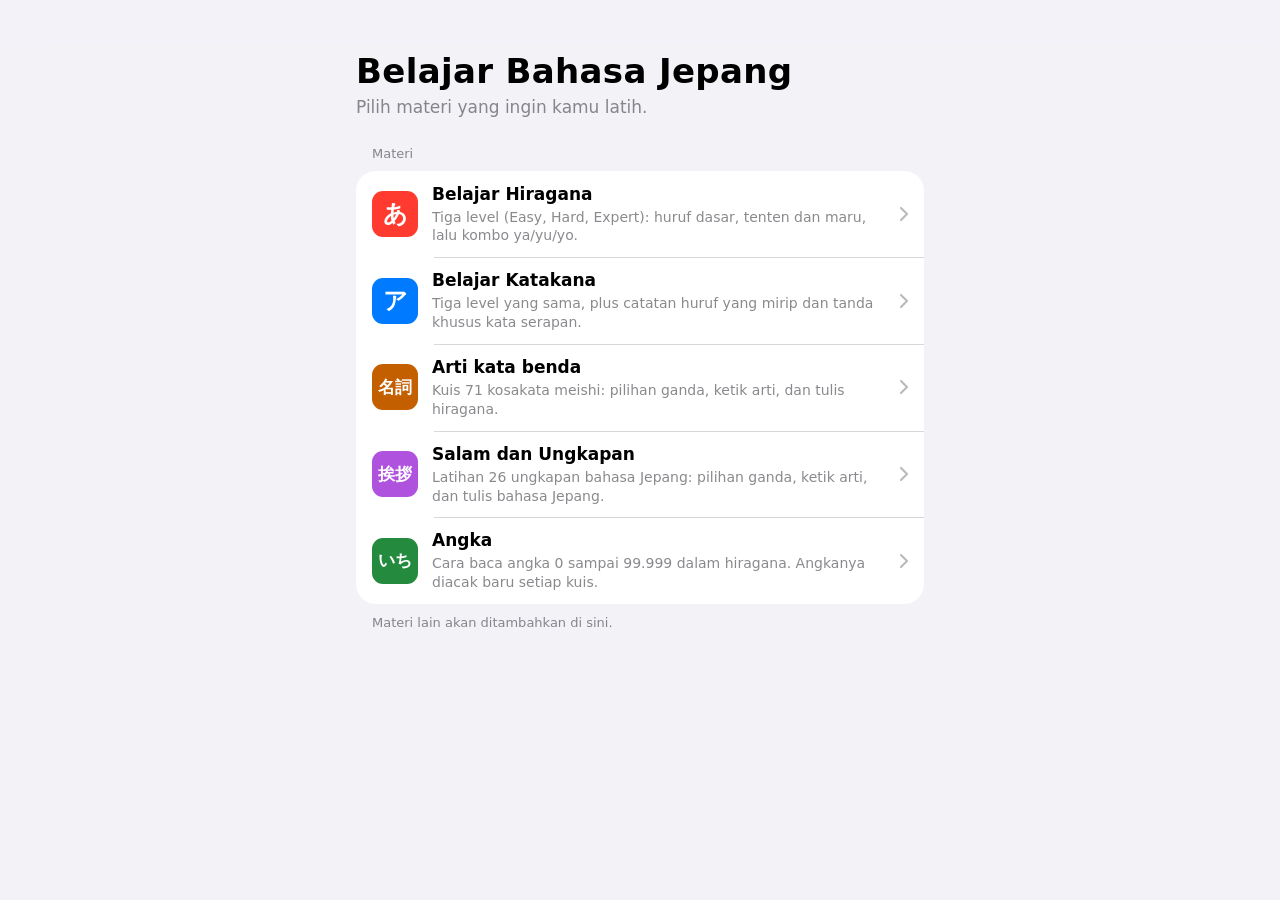
<file: index.html>
<!DOCTYPE html>
<html lang="id">
<head>
<meta charset="utf-8">
<meta name="viewport" content="width=device-width, initial-scale=1, viewport-fit=cover">
<meta name="theme-color" content="#f2f2f7" media="(prefers-color-scheme: light)">
<meta name="theme-color" content="#000000" media="(prefers-color-scheme: dark)">
<title>Belajar Bahasa Jepang</title>
<meta name="description" content="Latihan kosakata bahasa Jepang: kuis arti, ejaan, hiragana, katakana, dan angka.">
<style>
:root{--bg:#f2f2f7;--card:#fff;--ink:#000;--mute:rgba(60,60,67,.6);--sep:rgba(60,60,67,.2);--blue:#007aff;--ease:cubic-bezier(.32,.72,0,1);color-scheme:light dark}
@media (prefers-color-scheme:dark){:root{--bg:#000;--card:#1c1c1e;--ink:#fff;--mute:rgba(235,235,245,.6);--sep:rgba(84,84,88,.65);--blue:#0a84ff}}
*{box-sizing:border-box;-webkit-tap-highlight-color:transparent}
html,body{margin:0}
body{background:var(--bg);color:var(--ink);min-height:100vh;font:17px/1.35 -apple-system,BlinkMacSystemFont,"SF Pro Text","Segoe UI","Noto Sans JP","Hiragino Sans",system-ui,sans-serif;-webkit-font-smoothing:antialiased;padding:env(safe-area-inset-top) 0 env(safe-area-inset-bottom)}
main{max-width:600px;margin:0 auto;padding:0 16px 48px}
.bar{position:sticky;top:0;z-index:10;height:44px;margin:0 -16px;display:flex;align-items:center;justify-content:center;font-weight:600;background:color-mix(in srgb,var(--bg) 72%,transparent);-webkit-backdrop-filter:saturate(180%) blur(20px);backdrop-filter:saturate(180%) blur(20px);border-bottom:.5px solid transparent;transition:border-color .25s}
.bar span{opacity:0;transition:opacity .25s}
.bar.on{border-bottom-color:var(--sep)}
.bar.on span{opacity:1}
.hero{padding:8px 0 26px}
h1{margin:0;font-size:34px;line-height:1.12;font-weight:700;letter-spacing:.01em}
.sub{margin:6px 0 0;color:var(--mute)}
h2{margin:0 16px 8px;font-size:13px;font-weight:400;color:var(--mute)}
.menu{list-style:none;margin:0;padding:0;background:var(--card);border-radius:20px;overflow:hidden}
.menu li{position:relative}
.menu li+li::before{content:"";position:absolute;top:0;left:78px;right:0;height:.5px;background:var(--sep)}
.item{display:flex;align-items:center;gap:14px;padding:12px 16px;color:inherit;text-decoration:none;transition:background-color .15s}
.item:active{background:var(--sep)}
.item:focus-visible{outline:3px solid var(--blue);outline-offset:-3px;border-radius:20px}
.ico{flex:none;width:46px;height:46px;border-radius:11px;display:grid;place-items:center;color:#fff;font-size:24px;font-weight:600;line-height:1}
.ico.hira{background:#ff3b30}
.ico.kata{background:#007aff}
.ico.arti{background:#c45f00;font-size:17px}
.ico.salam{background:#af52de;font-size:17px}
.ico.angka{background:#248a3d;font-size:17px}
@media (prefers-color-scheme:dark){.ico.hira{background:#ff453a}.ico.kata{background:#0a84ff}.ico.arti{background:#ff9f0a;color:#000}.ico.salam{background:#bf5af2}.ico.angka{background:#30d158;color:#000}}
.txt{flex:1;min-width:0}
.txt strong{display:block;font-size:17px;font-weight:600}
.txt span{display:block;margin-top:2px;color:var(--mute);font-size:14px;line-height:1.35}
.chev{flex:none;width:8px;height:14px;color:var(--mute);opacity:.6}
.foot{margin:10px 16px 0;color:var(--mute);font-size:13px}
</style>
</head>
<body>
<div class="bar" id="bar"><span>Belajar Bahasa Jepang</span></div>
<main>
  <header class="hero">
    <h1>Belajar Bahasa Jepang</h1>
    <p class="sub">Pilih materi yang ingin kamu latih.</p>
  </header>

  <h2>Materi</h2>
  <ul class="menu">
    <li>
      <a class="item" href="belajar-hiragana.html">
        <div class="ico hira" lang="ja" aria-hidden="true">あ</div>
        <div class="txt">
          <strong>Belajar Hiragana</strong>
          <span>Tiga level (Easy, Hard, Expert): huruf dasar, tenten dan maru, lalu kombo ya/yu/yo.</span>
        </div>
        <svg class="chev" viewBox="0 0 8 14" fill="none" stroke="currentColor" stroke-width="2" stroke-linecap="round" stroke-linejoin="round"><path d="M1 1l6 6-6 6"/></svg>
      </a>
    </li>
    <li>
      <a class="item" href="belajar-katakana.html">
        <div class="ico kata" lang="ja" aria-hidden="true">ア</div>
        <div class="txt">
          <strong>Belajar Katakana</strong>
          <span>Tiga level yang sama, plus catatan huruf yang mirip dan tanda khusus kata serapan.</span>
        </div>
        <svg class="chev" viewBox="0 0 8 14" fill="none" stroke="currentColor" stroke-width="2" stroke-linecap="round" stroke-linejoin="round"><path d="M1 1l6 6-6 6"/></svg>
      </a>
    </li>
    <li>
      <a class="item" href="arti-kata-benda.html">
        <div class="ico arti" lang="ja" aria-hidden="true">名詞</div>
        <div class="txt">
          <strong>Arti kata benda</strong>
          <span>Kuis 71 kosakata meishi: pilihan ganda, ketik arti, dan tulis hiragana.</span>
        </div>
        <svg class="chev" viewBox="0 0 8 14" fill="none" stroke="currentColor" stroke-width="2" stroke-linecap="round" stroke-linejoin="round"><path d="M1 1l6 6-6 6"/></svg>
      </a>
    </li>
    <li>
      <a class="item" href="salam.html">
        <div class="ico salam" lang="ja" aria-hidden="true">挨拶</div>
        <div class="txt">
          <strong>Salam dan Ungkapan</strong>
          <span>Latihan 26 ungkapan bahasa Jepang: pilihan ganda, ketik arti, dan tulis bahasa Jepang.</span>
        </div>
        <svg class="chev" viewBox="0 0 8 14" fill="none" stroke="currentColor" stroke-width="2" stroke-linecap="round" stroke-linejoin="round"><path d="M1 1l6 6-6 6"/></svg>
      </a>
    </li>
    <li>
      <a class="item" href="angka.html">
        <div class="ico angka" lang="ja" aria-hidden="true">いち</div>
        <div class="txt">
          <strong>Angka</strong>
          <span>Cara baca angka 0 sampai 99.999 dalam hiragana. Angkanya diacak baru setiap kuis.</span>
        </div>
        <svg class="chev" viewBox="0 0 8 14" fill="none" stroke="currentColor" stroke-width="2" stroke-linecap="round" stroke-linejoin="round"><path d="M1 1l6 6-6 6"/></svg>
      </a>
    </li>
  </ul>
  <p class="foot">Materi lain akan ditambahkan di sini.</p>
</main>
<script>
const bar=document.getElementById('bar');
const h1=document.querySelector('h1');
new IntersectionObserver(([e])=>bar.classList.toggle('on',!e.isIntersecting),{rootMargin:'-44px 0px 0px 0px'}).observe(h1);
</script>
</body>
</html>
</file>
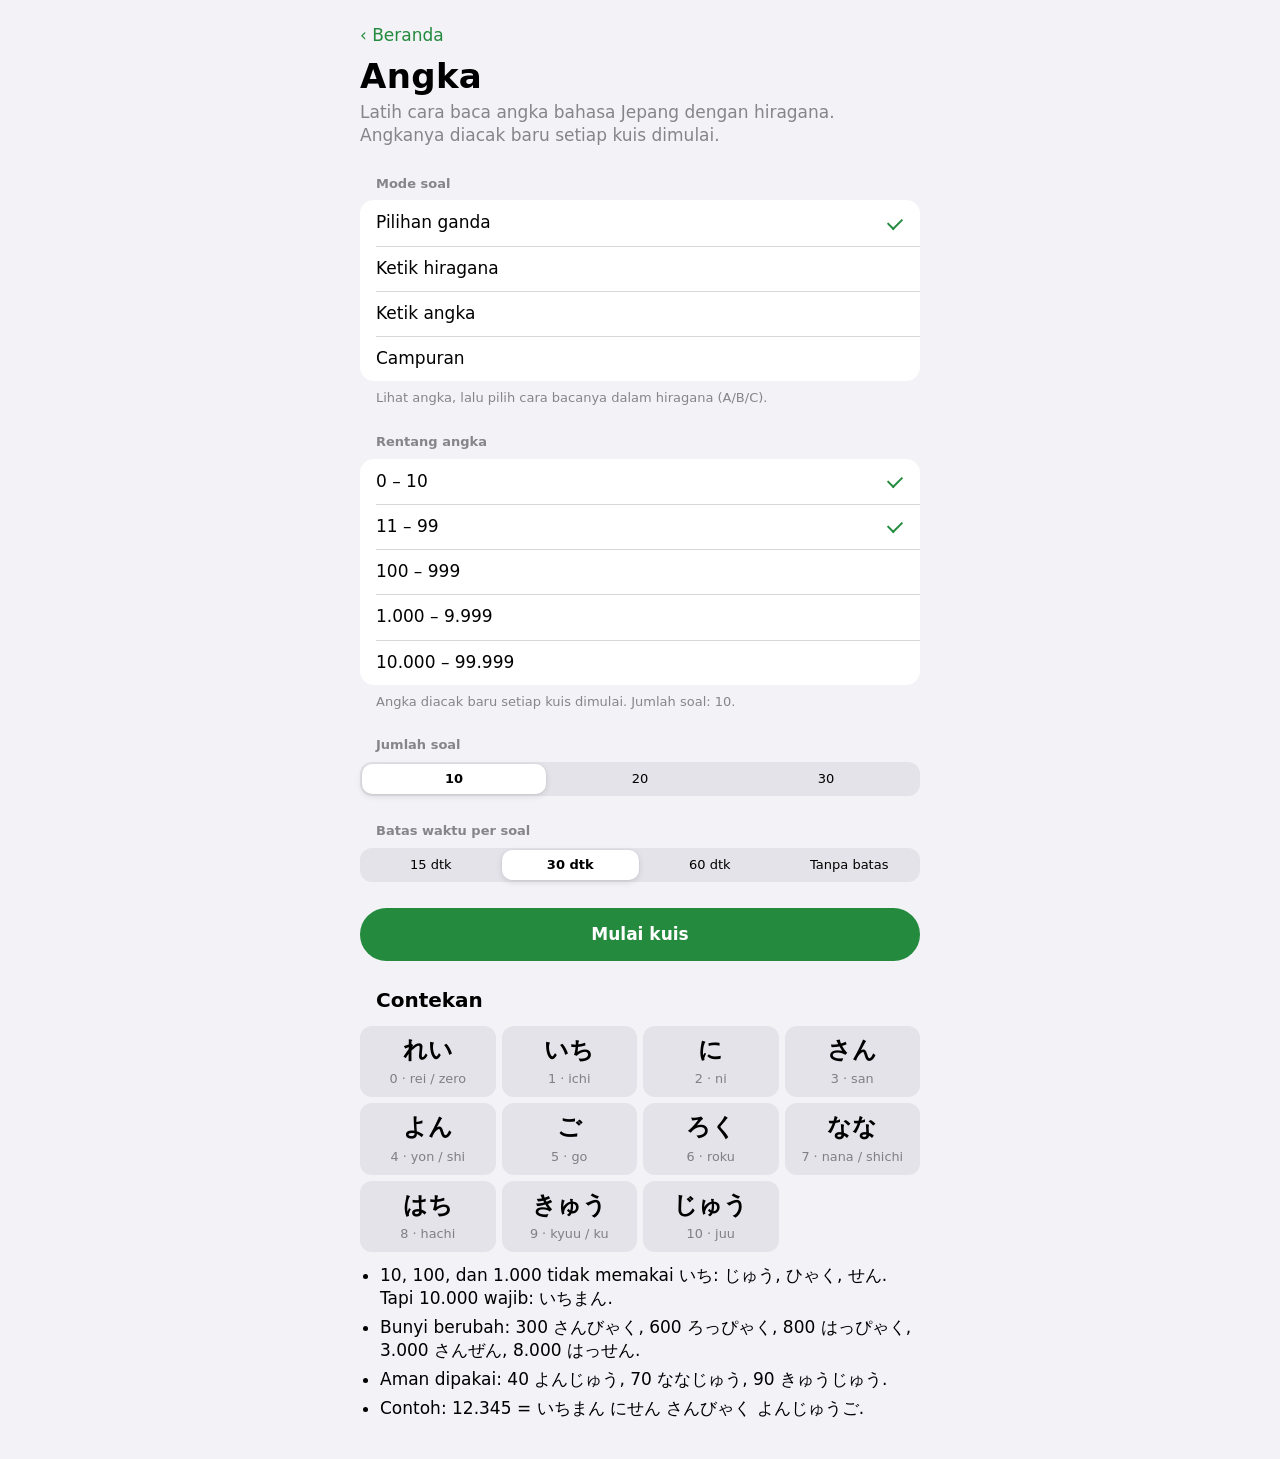
<file: angka.html>
<!DOCTYPE html>
<html lang="id">
<head>
<meta charset="utf-8">
<meta name="viewport" content="width=device-width, initial-scale=1, viewport-fit=cover">
<title>Angka – Berhitung Bahasa Jepang</title>
<meta name="description" content="Latihan angka bahasa Jepang dalam hiragana: angka diacak setiap kuis, dari 0 sampai 99.999.">
<link rel="stylesheet" href="ios.css">
<style>:root{--accent:#248a3d;--accent-ink:#fff}@media (prefers-color-scheme:dark){:root{--accent:#30d158;--accent-ink:#000}}</style>
<meta name="theme-color" content="#f2f2f7" media="(prefers-color-scheme: light)">
<meta name="theme-color" content="#000000" media="(prefers-color-scheme: dark)">
</head>
<body>
<main>
  <a class="back" href="index.html">‹ Beranda</a>
  <h1>Angka</h1>
  <p class="sub">Latih cara baca angka bahasa Jepang dengan hiragana. Angkanya diacak baru setiap kuis dimulai.</p>

  <section id="menu">
    <div class="card">
      <h2>Mode soal</h2>
      <div class="chips" id="modes"></div>
      <p class="hint" id="modeHint"></p>
    </div>
    <div class="card">
      <h2>Rentang angka</h2>
      <div class="chips" id="cats"></div>
      <p class="hint" id="catHint"></p>
    </div>
    <div class="card">
      <h2>Jumlah soal</h2>
      <div class="chips" id="counts"></div>
    </div>
    <div class="card">
      <h2>Batas waktu per soal</h2>
      <div class="chips" id="times"></div>
    </div>
    <div class="card"><button class="btn" id="start">Mulai kuis</button></div>

    <div class="card mat">
      <h2>Contekan</h2>
      <div class="grid" style="--c:4" lang="ja">
        <div class="cell"><b>れい</b><span>0 · rei / zero</span></div>
        <div class="cell"><b>いち</b><span>1 · ichi</span></div>
        <div class="cell"><b>に</b><span>2 · ni</span></div>
        <div class="cell"><b>さん</b><span>3 · san</span></div>
        <div class="cell"><b>よん</b><span>4 · yon / shi</span></div>
        <div class="cell"><b>ご</b><span>5 · go</span></div>
        <div class="cell"><b>ろく</b><span>6 · roku</span></div>
        <div class="cell"><b>なな</b><span>7 · nana / shichi</span></div>
        <div class="cell"><b>はち</b><span>8 · hachi</span></div>
        <div class="cell"><b>きゅう</b><span>9 · kyuu / ku</span></div>
        <div class="cell"><b>じゅう</b><span>10 · juu</span></div>
      </div>
      <ul class="rules">
        <li>10, 100, dan 1.000 tidak memakai <span lang="ja">いち</span>: <span lang="ja">じゅう, ひゃく, せん</span>. Tapi 10.000 wajib: <span lang="ja">いちまん</span>.</li>
        <li>Bunyi berubah: 300 <span lang="ja">さんびゃく</span>, 600 <span lang="ja">ろっぴゃく</span>, 800 <span lang="ja">はっぴゃく</span>, 3.000 <span lang="ja">さんぜん</span>, 8.000 <span lang="ja">はっせん</span>.</li>
        <li>Aman dipakai: 40 <span lang="ja">よんじゅう</span>, 70 <span lang="ja">ななじゅう</span>, 90 <span lang="ja">きゅうじゅう</span>.</li>
        <li>Contoh: 12.345 = <span lang="ja">いちまん にせん さんびゃく よんじゅうご</span>.</li>
      </ul>
    </div>
  </section>

  <section id="quiz" class="hide">
    <div class="hud"><span id="prog"></span><span id="tm"></span><span id="sc"></span></div>
    <div class="bar" aria-hidden="true"><i id="bar"></i></div>
    <div class="card">
      <div class="q" id="q" lang="ja"></div>
      <div class="opts" id="opts" lang="ja"></div>
      <div id="typed" class="hide">
        <input class="inp" id="ans" type="text" autocomplete="off" autocapitalize="off" autocorrect="off" spellcheck="false" aria-label="Jawabanmu">
        <p class="kbw" id="kbw" role="status"></p>
        <div class="row"><button class="btn" id="check">Periksa</button><button class="btn ghost" id="skip">Tidak tahu</button></div>
      </div>
      <p class="fb" id="fb" aria-live="polite"></p>
      <p class="rd" id="rd"></p>
      <button class="btn hide" id="next">Lanjut</button>
    </div>
    <p class="hint" style="text-align:center">Pilihan ganda: tekan A / B / C. Soal ketik: tekan Enter untuk memeriksa.</p>
  </section>

  <section id="result" class="hide">
    <div class="card">
      <p class="score" id="rs"></p>
      <div class="stats" id="rstats"></div>
      <button class="btn" id="retryWrong">Ulangi soal yang salah</button>
      <button class="btn ghost" id="again">Main lagi dengan angka baru</button>
      <button class="btn ghost" id="toMenu">Kembali ke menu</button>
    </div>
    <div class="card" id="rvCard"><h2>Review jawaban salah</h2><ul class="rv" id="rv"></ul></div>
  </section>
</main>

<script>
// ==== core: jawaban selalu dihitung dari angka, bukan ditulis tangan ====
// Setiap entri: [hiragana, romaji]. Cuma hiragana, tanpa kanji.
const D1={0:[['れい','rei'],['ぜろ','zero']],1:[['いち','ichi']],2:[['に','ni']],3:[['さん','san']],4:[['よん','yon'],['し','shi']],5:[['ご','go']],6:[['ろく','roku']],7:[['なな','nana'],['しち','shichi']],8:[['はち','hachi']],9:[['きゅう','kyuu'],['く','ku']]};
const TM={2:[['に','ni']],3:[['さん','san']],4:[['よん','yon']],5:[['ご','go']],6:[['ろく','roku']],7:[['なな','nana'],['しち','shichi']],8:[['はち','hachi']],9:[['きゅう','kyuu']]};
const HU={1:[['ひゃく','hyaku']],2:[['にひゃく','nihyaku']],3:[['さんびゃく','sanbyaku']],4:[['よんひゃく','yonhyaku']],5:[['ごひゃく','gohyaku']],6:[['ろっぴゃく','roppyaku']],7:[['ななひゃく','nanahyaku']],8:[['はっぴゃく','happyaku']],9:[['きゅうひゃく','kyuuhyaku']]};
const TH={1:[['せん','sen'],['いっせん','issen']],2:[['にせん','nisen']],3:[['さんぜん','sanzen']],4:[['よんせん','yonsen']],5:[['ごせん','gosen']],6:[['ろくせん','rokusen']],7:[['ななせん','nanasen']],8:[['はっせん','hassen']],9:[['きゅうせん','kyuusen']]};
const MN={1:[['いちまん','ichiman']],2:[['にまん','niman']],3:[['さんまん','sanman']],4:[['よんまん','yonman']],5:[['ごまん','goman']],6:[['ろくまん','rokuman']],7:[['ななまん','nanaman'],['しちまん','shichiman']],8:[['はちまん','hachiman']],9:[['きゅうまん','kyuuman']]};

const cross=(a,b)=>a.flatMap(([x,y])=>b.map(([p,q])=>[x+p,y+q]));
const parts=n=>({m:n/1e4|0,k:n%1e4/1e3|0,h:n%1e3/100|0,t:n%100/10|0,o:n%10});

// Semua bacaan yang benar untuk n (0..99999). Elemen pertama = bacaan utama.
function readings(n){
  if(n===0)return D1[0].map(([h,r])=>({h,r}));
  const {m,k,h,t,o}=parts(n),P=[];
  if(m)P.push(MN[m]);
  if(k)P.push(k===1&&m?[TH[1][1],TH[1][0]]:TH[k]);
  if(h)P.push(HU[h]);
  const T=t?(t===1?[['じゅう','juu']]:TM[t].map(([a,b])=>[a+'じゅう',b+'juu'])):null;
  const O=o?D1[o]:null;
  const tail=T&&O?cross(T,O):(T||O);
  if(tail)P.push(tail);
  let out=[{h:[],r:[]}];
  P.forEach(alts=>{out=out.flatMap(x=>alts.map(([a,b])=>({h:[...x.h,a],r:[...x.r,b]})))});
  return out.map(x=>({h:x.h.join(' '),r:x.r.join(' ')}));
}
// Bacaan "salah kaprah" tanpa perubahan bunyi (sanhyaku, ichijuu, dst) untuk pengecoh.
function naive(n){
  if(n===0)return null;
  const c=d=>D1[d][0][0],{m,k,h,t,o}=parts(n),p=[];
  if(m)p.push(MN[m][0][0]);
  if(k)p.push(c(k)+'せん');
  if(h)p.push(c(h)+'ひゃく');
  let tail='';
  if(t)tail+=(t===1?'いち':TM[t][0][0])+'じゅう';
  if(o)tail+=c(o);
  if(tail)p.push(tail);
  return p.join(' ');
}
const key=s=>s.replace(/[\s\u3000・]/g,'');
const validSet=n=>new Set(readings(n).map(x=>key(x.h)));
const rand=k=>Math.random()*k|0;
// Ubah satu digit atau tukar dua digit bersebelahan, panjang angka tetap.
function mutate(n){
  const s=String(n).split('');
  if(s.length>1&&Math.random()<.4){
    const i=rand(s.length-1);
    if(s[i]!==s[i+1]){[s[i],s[i+1]]=[s[i+1],s[i]];if(s[0]!=='0')return Number(s.join(''))}
  }
  const p=rand(s.length);let d;
  do{d=String(rand(10))}while(d===s[p]||(p===0&&s.length>1&&d==='0'));
  s[p]=d;return Number(s.join(''));
}
// Dua pengecoh yang pasti bukan bacaan benar dari n.
function optionsFor(n){
  const rs=readings(n),valid=validSet(n),seen=new Set(),bad=[];
  const add=h=>{const k=key(h);if(valid.has(k)||seen.has(k))return;seen.add(k);bad.push(h)};
  const nv=naive(n);
  if(nv&&Math.random()<.7)add(nv);
  for(let t=0;bad.length<2&&t<200;t++){const m=mutate(n);if(m!==n)add(readings(m)[0].h)}
  for(let x=1;bad.length<2;x++)add(readings((n+x)%100000)[0].h);
  return{correct:rs[0].h,bad:bad.slice(0,2)};
}
const okJp=(raw,n)=>{const g=key(raw);return !!g&&validSet(n).has(g)};
const okNum=(raw,n)=>{const g=raw.replace(/[\s.,]/g,'');return /^\d+$/.test(g)&&Number(g)===n};
const fmt=n=>String(n).replace(/\B(?=(\d{3})+(?!\d))/g,'.');
// ==== end core ====

const LEVELS={a:{label:'0 – 10',lo:0,hi:10},b:{label:'11 – 99',lo:11,hi:99},c:{label:'100 – 999',lo:100,hi:999},d:{label:'1.000 – 9.999',lo:1000,hi:9999},e:{label:'10.000 – 99.999',lo:10000,hi:99999}};
const $=s=>document.querySelector(s);
const shuffle=a=>{a=a.slice();for(let i=a.length-1;i>0;i--){const j=rand(i+1);[a[i],a[j]]=[a[j],a[i]]}return a};

const cfg={cats:new Set(['a','b']),count:10,time:30,mode:'mc'};
const MH={mc:'Lihat angka, lalu pilih cara bacanya dalam hiragana (A/B/C).',jp:'Lihat angka, lalu ketik cara bacanya dalam hiragana. Waktu soal 2×. Bacaan lain yang benar, misalnya し / しち / く untuk 4 / 7 / 9 di satuan, juga diterima.',num:'Lihat bacaan hiragana, lalu ketik angkanya dengan digit. Waktu soal 2×.',mix:'Campuran pilihan ganda, ketik hiragana, dan ketik angka.'};

let deck=[],i=0,score=0,wrong=[],locked=false,timer=null,left=0,t0=0,qStart=0,lastDeck=[],cur=null,curType='mc',types=[];

function chips(el,items,isSel,onClick){
  el.innerHTML='';
  items.forEach(([k,label])=>{
    const b=document.createElement('button');b.className='chip';b.textContent=label;
    b.setAttribute('aria-pressed',isSel(k));
    b.onclick=()=>{onClick(k);renderMenu()};el.appendChild(b);
  });
}
const levels=()=>Object.keys(LEVELS).filter(k=>cfg.cats.has(k));
const total=()=>levels().reduce((s,k)=>s+LEVELS[k].hi-LEVELS[k].lo+1,0);
function renderMenu(){
  chips($('#modes'),[['mc','Pilihan ganda'],['jp','Ketik hiragana'],['num','Ketik angka'],['mix','Campuran']],k=>cfg.mode===k,k=>cfg.mode=k);
  $('#modeHint').textContent=MH[cfg.mode];
  chips($('#cats'),Object.entries(LEVELS).map(([k,v])=>[k,v.label]),k=>cfg.cats.has(k),k=>{
    cfg.cats.has(k)?cfg.cats.delete(k):cfg.cats.add(k);
  });
  chips($('#counts'),[[10,'10'],[20,'20'],[30,'30']],k=>cfg.count===k,k=>cfg.count=k);
  chips($('#times'),[[15,'15 dtk'],[30,'30 dtk'],[60,'60 dtk'],[0,'Tanpa batas']],k=>cfg.time===k,k=>cfg.time=k);
  const n=total(),use=Math.min(cfg.count,n);
  $('#catHint').textContent=n?`Angka diacak baru setiap kuis dimulai. Jumlah soal: ${use}${use<cfg.count?` (angka di rentang ini hanya ${n})`:''}.`:'Pilih minimal satu rentang angka.';
  $('#start').disabled=!n;
}
function show(id){['menu','quiz','result'].forEach(s=>$('#'+s).classList.toggle('hide',s!==id))}

// Ambil angka acak tanpa duplikat; tiap rentang dapat porsi merata.
function buildDeck(){
  const L=levels().map(k=>LEVELS[k]),want=Math.min(cfg.count,total()),set=new Set();
  while(set.size<want){const l=L[rand(L.length)];set.add(l.lo+rand(l.hi-l.lo+1))}
  return shuffle([...set]);
}
const planTypes=n=>{
  if(cfg.mode!=='mix')return Array(n).fill(cfg.mode);
  return shuffle(Array.from({length:n},(_,k)=>['mc','jp','num'][k%3]));
};
function begin(d){
  deck=d;types=planTypes(d.length);lastDeck=d;i=0;score=0;wrong=[];t0=Date.now();
  show('quiz');ask();
}
function ask(){
  locked=false;const n=deck[i];curType=types[i];
  const rs=readings(n),canon=rs[0],shown=rs[rand(rs.length)].h;
  cur={n,rs,canon,shown};
  $('#prog').textContent=`Soal ${i+1}/${deck.length}`;
  $('#sc').textContent=`Skor ${score}`;
  const q=$('#q');q.classList.toggle('sm',curType==='num');
  const lab={mc:'Bagaimana cara membaca angka ini?',jp:'Tulis cara bacanya dalam hiragana',num:'Ketik angkanya (pakai digit)'}[curType];
  q.innerHTML=`<small></small><span></span>`;q.firstChild.textContent=lab;
  q.lastChild.textContent=curType==='num'?shown:fmt(n);
  $('#fb').textContent='';$('#fb').style.color='';$('#rd').textContent='';
  $('#next').classList.add('hide');
  const box=$('#opts'),inp=$('#ans');
  box.innerHTML='';box.classList.toggle('hide',curType!=='mc');$('#typed').classList.toggle('hide',curType==='mc');
  if(curType==='mc'){
    const {correct,bad}=optionsFor(n);
    shuffle([correct,...bad]).forEach((txt,k)=>{
      const b=document.createElement('button');b.className='opt';
      b.innerHTML=`<b>${'ABC'[k]}</b><span></span>`;b.lastChild.textContent=txt;
      b.onclick=()=>answer(b,txt===correct);b.dataset.ok=txt===correct;box.appendChild(b);
    });
  }else{
    inp.value='';inp.disabled=false;inp.className='inp';
    inp.lang=curType==='jp'?'ja':'id';inp.inputMode=curType==='num'?'numeric':'text';
    kbNote(false);$('#check').disabled=false;$('#skip').disabled=false;inp.focus();
  }
  startTimer();
}
function startTimer(){
  clearInterval(timer);qStart=Date.now();
  const bar=$('#bar'),T=cfg.time?cfg.time*(curType==='mc'?1:2):0;
  bar.style.transition='none';bar.style.transform='scaleX(1)';
  if(!T){$('#tm').textContent='';return}
  left=T;$('#tm').textContent=`${left} dtk`;
  requestAnimationFrame(()=>requestAnimationFrame(()=>{bar.style.transition=`transform ${T}s linear`;bar.style.transform='scaleX(0)'}));
  timer=setInterval(()=>{left--;$('#tm').textContent=`${Math.max(left,0)} dtk`;if(left<=0){clearInterval(timer);answer(null,false,true)}},1000);
}
const kbBad=v=>curType==='jp'?/[^\u3041-\u309f\s\u3000]/.test(v):/[^\d.,\s]/.test(v);
function kbNote(warn){
  const el=$('#kbw');el.classList.toggle('warn',!!warn);
  el.textContent=curType==='jp'
    ?(warn?'Terdeteksi huruf selain hiragana. Ganti keyboard ke bahasa Jepang, lalu ketik hiragana saja.':'Pakai keyboard bahasa Jepang dan ketik dalam hiragana (tanpa kanji). Spasi tidak masalah.')
    :(warn?'Ketik angkanya dengan digit 0–9 saja.':'Ketik angkanya saja, contoh: 3500 atau 3.500.');
}
function check(skip){
  if(locked)return;const inp=$('#ans'),raw=inp.value.trim();
  if(!skip&&kbBad(raw)){kbNote(true);inp.focus();return}
  answer(null,!skip&&(curType==='jp'?okJp(raw,cur.n):okNum(raw,cur.n)),false,skip?'':raw);
}
function answer(btn,ok,timeout,given){
  if(locked)return;locked=true;clearInterval(timer);
  const bar=$('#bar');bar.style.transform=getComputedStyle(bar).transform;bar.style.transition='none';
  const {n,canon}=cur,typed=curType!=='mc';
  const g=given!==undefined?given:(btn?btn.lastChild.textContent:(typed?$('#ans').value:''));
  document.querySelectorAll('.opt').forEach(o=>{o.disabled=true;if(o.dataset.ok==='true')o.classList.add('ok')});
  if(typed){const inp=$('#ans');inp.disabled=true;inp.classList.add(ok?'ok':'bad');$('#check').disabled=true;$('#skip').disabled=true}
  const fb=$('#fb');
  if(ok){score++;fb.textContent='Benar!';fb.style.color='var(--ok)'}
  else{
    if(btn)btn.classList.add('bad');
    wrong.push({n,canon,timeout:!!timeout,given:g,type:curType});
    fb.textContent=(timeout?'Waktu habis.':'Kurang tepat.')+(typed?` Jawaban: ${curType==='jp'?canon.h:fmt(n)}`:'');fb.style.color='var(--bad)';
  }
  const rd=$('#rd');rd.innerHTML='<b></b><span></span>';rd.firstChild.textContent=fmt(n);rd.lastChild.textContent=`${canon.h} · ${canon.r}`;
  $('#sc').textContent=`Skor ${score}`;
  const nx=$('#next');nx.textContent=i+1<deck.length?'Lanjut':'Lihat hasil';nx.classList.remove('hide');nx.focus();
}
function next(){ if(i+1<deck.length){i++;ask()}else finish() }
function finish(){
  clearInterval(timer);
  const pct=Math.round(score/deck.length*100),sec=Math.round((Date.now()-t0)/1000);
  $('#rs').textContent=`${score}/${deck.length}`;
  $('#rstats').innerHTML=`<span>Akurasi ${pct}%</span><span>Waktu ${Math.floor(sec/60)}m ${sec%60}d</span><span>Rata-rata ${(sec/deck.length).toFixed(1)} dtk/soal</span>`;
  const rv=$('#rv');rv.innerHTML='';
  wrong.forEach(({n,canon,timeout,given})=>{
    const li=document.createElement('li');
    li.innerHTML='<span class="jp"></span><span class="yes" lang="ja"></span><span class="no"></span>';
    li.querySelector('.jp').textContent=fmt(n);li.querySelector('.yes').textContent=`${canon.h} · ${canon.r}`;
    li.querySelector('.no').textContent=timeout?'Waktu habis':(given?`Jawabanmu: ${given}`:'Dilewati');
    rv.appendChild(li);
  });
  $('#rvCard').classList.toggle('hide',!wrong.length);
  $('#retryWrong').classList.toggle('hide',!wrong.length);
  show('result');
}
$('#start').onclick=()=>begin(buildDeck());
$('#next').onclick=next;
$('#retryWrong').onclick=()=>begin(shuffle(wrong.map(x=>x.n)));
$('#again').onclick=()=>begin(buildDeck());
$('#toMenu').onclick=()=>{show('menu')};
document.addEventListener('keydown',e=>{
  if($('#quiz').classList.contains('hide')||e.target.id==='ans')return;
  const k='abc'.indexOf(e.key.toLowerCase());
  if(curType==='mc'&&k>-1&&!locked){document.querySelectorAll('.opt')[k]?.click()}
  else if(e.key==='Enter'&&locked){e.preventDefault();next()}
});
$('#ans').addEventListener('keydown',e=>{if(e.key==='Enter'&&!e.isComposing&&e.keyCode!==229){e.preventDefault();check()}});
$('#ans').addEventListener('input',e=>{if(!e.isComposing)kbNote(kbBad(e.target.value))});
$('#ans').addEventListener('compositionend',e=>kbNote(kbBad(e.target.value)));
$('#check').onclick=()=>check();
$('#skip').onclick=()=>check(true);
renderMenu();
</script>
</body>
</html>
</file>
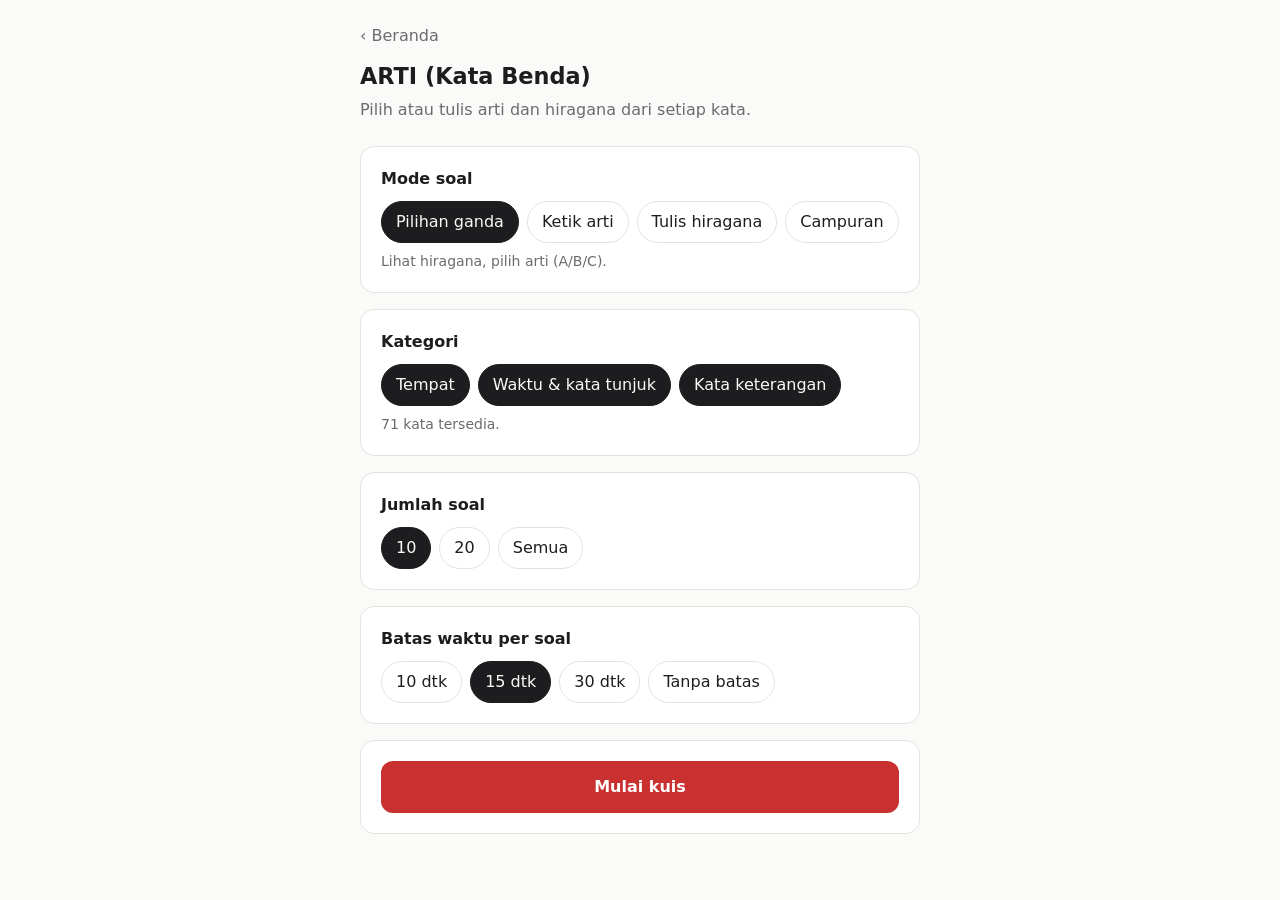
<file: arti-kata-benda 2.html>
<!DOCTYPE html>
<html lang="id">
<head>
<meta charset="utf-8">
<meta name="viewport" content="width=device-width, initial-scale=1">
<title>ARTI (Kata Benda) – Kosakata Jepang</title>
<meta name="description" content="Kuis kosakata bahasa Jepang (meishi): pilih arti yang benar, A/B/C.">
<style>
:root{--bg:#fafaf8;--surface:#fff;--ink:#1d1d1f;--mute:#6b6b70;--line:#e3e3df;--accent:#c8312f;--accent-ink:#fff;--ok:#1f7a4d;--okbg:#e5f4ec;--bad:#b3261e;--badbg:#fbe9e7}
@media (prefers-color-scheme:dark){:root{--bg:#141415;--surface:#1d1d1f;--ink:#f1f1ee;--mute:#9a9aa0;--line:#2e2e32;--accent:#e5584f;--accent-ink:#141415;--ok:#6fd3a2;--okbg:#17302457;--bad:#ff8a80;--badbg:#3a1b1a80}}
*{box-sizing:border-box}
html,body{margin:0}
body{background:var(--bg);color:var(--ink);font:16px/1.5 system-ui,-apple-system,"Segoe UI","Noto Sans JP","Hiragino Sans",sans-serif;min-height:100vh;display:flex;justify-content:center;padding:24px 16px}
main{width:100%;max-width:560px}
h1{font-size:1.4rem;margin:0 0 4px}
.sub{color:var(--mute);margin:0 0 24px}
.card{background:var(--surface);border:1px solid var(--line);border-radius:14px;padding:20px}
.card+.card{margin-top:16px}
h2{font-size:1rem;margin:0 0 10px}
.chips{display:flex;flex-wrap:wrap;gap:8px}
.chip{border:1px solid var(--line);background:transparent;color:var(--ink);border-radius:999px;padding:8px 14px;font:inherit;cursor:pointer}
.chip[aria-pressed=true]{background:var(--ink);color:var(--bg);border-color:var(--ink)}
button:focus-visible{outline:3px solid var(--accent);outline-offset:2px}
.btn{width:100%;border:0;border-radius:12px;padding:14px;font:inherit;font-weight:600;background:var(--accent);color:var(--accent-ink);cursor:pointer}
.btn.ghost{background:transparent;color:var(--ink);border:1px solid var(--line);margin-top:10px}
.btn:disabled{opacity:.4;cursor:not-allowed}
.hint{color:var(--mute);font-size:.875rem;margin:8px 0 0}
.hud{display:flex;justify-content:space-between;color:var(--mute);font-size:.9rem;margin-bottom:8px;font-variant-numeric:tabular-nums}
.bar{height:6px;background:var(--line);border-radius:3px;overflow:hidden;margin-bottom:20px}
.bar i{display:block;height:100%;width:100%;background:var(--accent);transform-origin:left;transition:transform .25s linear}
.q{font-size:2.6rem;line-height:1.25;text-align:center;margin:16px 0 28px;font-weight:600;word-break:keep-all}
.q small{display:block;font-size:.85rem;font-weight:400;color:var(--mute);margin-bottom:4px}
.opts{display:grid;gap:10px}
.opt{display:flex;gap:12px;align-items:center;text-align:left;border:1px solid var(--line);background:var(--surface);color:var(--ink);border-radius:12px;padding:14px;font:inherit;cursor:pointer}
.opt b{flex:none;width:28px;height:28px;border-radius:50%;border:1px solid var(--line);display:grid;place-items:center;font-size:.85rem}
.opt:hover:not(:disabled){border-color:var(--ink)}
.opt.ok{background:var(--okbg);border-color:var(--ok)}
.opt.bad{background:var(--badbg);border-color:var(--bad)}
.opt:disabled{cursor:default}
.fb{min-height:1.5em;margin:14px 0 0;text-align:center;font-weight:600}
.score{font-size:3.2rem;font-weight:700;text-align:center;margin:0}
.stats{display:flex;justify-content:center;gap:20px;color:var(--mute);margin:4px 0 20px;flex-wrap:wrap}
.rv{list-style:none;margin:0;padding:0}
.rv li{padding:10px 0;border-top:1px solid var(--line);display:grid;grid-template-columns:auto 1fr;gap:4px 14px}
.rv li:first-child{border-top:0}
.rv .jp{font-size:1.25rem;font-weight:600}
.rv .no{color:var(--bad)}.rv .yes{color:var(--ok)}
.rv .no,.rv .yes{font-size:.9rem;grid-column:2}
.inp{width:100%;border:1px solid var(--line);background:var(--surface);color:var(--ink);border-radius:12px;padding:14px;font:inherit;font-size:1.15rem;text-align:center}
.inp:focus-visible{outline:3px solid var(--accent);outline-offset:2px}
.inp.ok{border-color:var(--ok);background:var(--okbg)}
.inp.bad{border-color:var(--bad);background:var(--badbg)}
.row{display:grid;grid-template-columns:2fr 1fr;gap:10px;margin-top:10px}
.row .btn{margin-top:0}
.q.sm{font-size:1.7rem}
.rd{text-align:center;color:var(--mute);margin:6px 0 0}
.rd b{color:var(--ink);font-size:1.2rem;margin-right:6px}
.back{display:inline-block;color:var(--mute);text-decoration:none;margin-bottom:12px}
.back:hover{color:var(--ink)}
.back:focus-visible{outline:3px solid var(--accent);outline-offset:2px;border-radius:4px}
.kbw{margin:8px 0 0;font-size:.85rem;color:var(--mute);text-align:center;min-height:1.3em}
.kbw.warn{color:var(--bad);font-weight:600}
.hide{display:none!important}
@media (prefers-reduced-motion:reduce){.bar i{transition:none}}
</style>
</head>
<body>
<main>
  <a class="back" href="index.html">‹ Beranda</a>
  <h1>ARTI (Kata Benda)</h1>
  <p class="sub">Pilih atau tulis arti dan hiragana dari setiap kata.</p>

  <section id="menu">
    <div class="card">
      <h2>Mode soal</h2>
      <div class="chips" id="modes"></div>
      <p class="hint" id="modeHint"></p>
    </div>
    <div class="card">
      <h2>Kategori</h2>
      <div class="chips" id="cats"></div>
      <p class="hint" id="catHint"></p>
    </div>
    <div class="card">
      <h2>Jumlah soal</h2>
      <div class="chips" id="counts"></div>
    </div>
    <div class="card">
      <h2>Batas waktu per soal</h2>
      <div class="chips" id="times"></div>
    </div>
    <div class="card"><button class="btn" id="start">Mulai kuis</button></div>
  </section>

  <section id="quiz" class="hide">
    <div class="hud"><span id="prog"></span><span id="tm"></span><span id="sc"></span></div>
    <div class="bar" aria-hidden="true"><i id="bar"></i></div>
    <div class="card">
      <div class="q" id="q"></div>
      <div class="opts" id="opts"></div>
      <div id="typed" class="hide">
        <input class="inp" id="ans" type="text" autocomplete="off" autocapitalize="off" autocorrect="off" spellcheck="false" aria-label="Jawabanmu">
        <p class="kbw" id="kbw" role="status"></p>
        <div class="row"><button class="btn" id="check">Periksa</button><button class="btn ghost" id="skip">Tidak tahu</button></div>
      </div>
      <p class="fb" id="fb" aria-live="polite"></p>
      <p class="rd" id="rd"></p>
      <button class="btn hide" id="next">Lanjut</button>
    </div>
    <p class="hint" style="text-align:center">Pilihan ganda: tekan A / B / C. Soal ketik: tekan Enter untuk memeriksa.</p>
  </section>

  <section id="result" class="hide">
    <div class="card">
      <p class="score" id="rs"></p>
      <div class="stats" id="rstats"></div>
      <button class="btn" id="retryWrong">Ulangi soal yang salah</button>
      <button class="btn ghost" id="again">Main lagi dengan pengaturan sama</button>
      <button class="btn ghost" id="toMenu">Kembali ke menu</button>
    </div>
    <div class="card" id="rvCard"><h2>Review jawaban salah</h2><ul class="rv" id="rv"></ul></div>
  </section>
</main>

<script>
// kategori|hiragana|ejaan|arti
const RAW=`T|うえ|ue|Atas
T|えき|eki|Stasiun
T|した|shita|Bawah
T|なか|naka|Tengah / dalam
T|そと|soto|Luar
T|ちかく|chikaku|Dekat
T|うけつけ|uketsuke|Resepsionis / meja penerimaan
T|うち|uchi|Rumah
T|くに|kuni|Negara
T|いま|ima|Ruang keluarga / ruang tamu
T|まえ|mae|Depan
T|うしろ|ushiro|Belakang
T|となり|tonari|Samping / sebelah
T|うみ|umi|Laut
T|みせ|mise|Toko
T|ところ|tokoro|Tempat
T|まち|machi|Kota
T|やま|yama|Gunung
T|かわ|kawa|Sungai
T|かんこく|Kankoku|Korea
T|にわ|niwa|Halaman
T|みぎ|migi|Kanan
T|ひだり|hidari|Kiri
T|あいだ|aida|Antara
T|だいどころ|daidokoro|Dapur
T|かいぎしつ|kaigishitsu|Ruang rapat
T|だいがく|daigaku|Universitas
T|がいこく|gaikoku|Luar negeri / negara asing
T|くうこう|kuukou|Bandara
T|こうえん|kouen|Taman
T|ぎんこう|ginkou|Bank
T|きっさてん|kissaten|Kafe
T|がっこう|gakkou|Sekolah
T|ゆうびんきょく|yuubinkyoku|Kantor pos
T|じゅうしょ|juusho|Alamat
T|としょかん|toshokan|Perpustakaan
T|びじゅつかん|bijutsukan|Museum seni
T|ちゅうごく|Chuugoku|Tiongkok / China
T|きょうしつ|kyoushitsu|Ruang kelas
T|しょくどう|shokudou|Kantin
T|びょういん|byouin|Rumah sakit
T|じむしょ|jimusho|Kantor
T|かいしゃ|kaisha|Perusahaan
W|ここ / そこ / あそこ|koko / soko / asoko|Di sini / di situ / di sana
W|こちら / そちら / あちら / どちら|kochira / sochira / achira / dochira|Sebelah sini / situ / sana / mana (sopan)
W|この / その / あの|kono / sono / ano|Ini / itu / itu yang jauh (diikuti kata benda)
W|これ / それ / あれ|kore / sore / are|Ini / itu / itu yang jauh (berdiri sendiri)
W|じかん|jikan|Waktu
W|あさ|asa|Pagi
W|ひる|hiru|Siang
W|よる（ばん）|yoru (ban)|Malam
W|けさ|kesa|Tadi pagi
W|こんばん|konban|Malam ini
W|おととい|ototoi|Kemarin lusa
W|きのう|kinou|Kemarin
W|きょう|kyou|Hari ini
W|あした|ashita|Besok
W|あさって|asatte|Besok lusa
W|せんしゅう|senshuu|Minggu lalu
W|こんしゅう|konshuu|Minggu ini
W|らいしゅう|raishuu|Minggu depan
W|せんげつ|sengetsu|Bulan lalu
W|こんげつ|kongetsu|Bulan ini
W|らいげつ|raigetsu|Bulan depan
W|きょねん|kyonen|Tahun lalu
W|ことし|kotoshi|Tahun ini
W|らいねん|rainen|Tahun depan
W|まいあさ|maiasa|Setiap pagi
W|まいばん|maiban|Setiap malam
W|まいにち|mainichi|Setiap hari
K|すこし|sukoshi|Sedikit`;
const CATS={T:'Tempat',W:'Waktu & kata tunjuk',K:'Kata keterangan'};
const ALL=RAW.split('\n').map(l=>{const [c,jp,rm,id]=l.split('|');return{c,jp,rm,id}});
const $=s=>document.querySelector(s);
const shuffle=a=>{a=a.slice();for(let i=a.length-1;i>0;i--){const j=Math.random()*(i+1)|0;[a[i],a[j]]=[a[j],a[i]]}return a};

const cfg={cats:new Set(['T','W','K']),count:10,time:15,mode:'mc'};
const MH={mc:'Lihat hiragana, pilih arti (A/B/C).',id:'Lihat hiragana, ketik artinya. Salah ketik satu huruf masih diterima. Waktu soal 2×.',jp:'Lihat arti, tulis hiragananya dengan keyboard bahasa Jepang. Waktu soal 2×.',mix:'Pilihan ganda dan ketik arti dulu, soal tulis hiragana dikelompokkan di akhir. Soal ketik mendapat waktu 2×.'};
// ==== helpers ====
const nId=s=>s.toLowerCase().replace(/\(.*?\)/g,' ').replace(/[^a-z0-9]+/g,' ').trim();
const lev=(a,b)=>{const d=Array.from({length:a.length+1},(_,i)=>[i]);for(let j=1;j<=b.length;j++)d[0][j]=j;for(let i=1;i<=a.length;i++)for(let j=1;j<=b.length;j++)d[i][j]=Math.min(d[i-1][j]+1,d[i][j-1]+1,d[i-1][j-1]+(a[i-1]===b[j-1]?0:1));return d[a.length][b.length]};
const okId=(raw,w)=>{const g=nId(raw);if(!g)return false;const c=[nId(w.id),...w.id.split('/').map(nId)].filter(Boolean);return c.some(x=>x===g||(x.length>=5&&lev(x,g)<=1))};
const okJp=(raw,w)=>{const g=raw.replace(/[\s\/／（）()]/g,'');if(!g)return false;const c=[w.jp.replace(/[\s\/／（）()]/g,''),...w.jp.split(/[\s\/／（）()]+/).filter(Boolean)];return c.includes(g)};
// ==== end helpers ====
let deck=[],i=0,score=0,wrong=[],locked=false,timer=null,left=0,t0=0,qStart=0,lastDeck=[];

function chips(el,items,isSel,onClick){
  el.innerHTML='';
  items.forEach(([k,label])=>{
    const b=document.createElement('button');b.className='chip';b.textContent=label;
    b.setAttribute('aria-pressed',isSel(k));
    b.onclick=()=>{onClick(k);renderMenu()};el.appendChild(b);
  });
}
function pool(){return ALL.filter(w=>cfg.cats.has(w.c))}
function renderMenu(){
  chips($('#modes'),[['mc','Pilihan ganda'],['id','Ketik arti'],['jp','Tulis hiragana'],['mix','Campuran']],k=>cfg.mode===k,k=>cfg.mode=k);
  $('#modeHint').textContent=MH[cfg.mode];
  chips($('#cats'),Object.entries(CATS),k=>cfg.cats.has(k),k=>{
    cfg.cats.has(k)?cfg.cats.delete(k):cfg.cats.add(k);
  });
  chips($('#counts'),[[10,'10'],[20,'20'],[0,'Semua']],k=>cfg.count===k,k=>cfg.count=k);
  chips($('#times'),[[10,'10 dtk'],[15,'15 dtk'],[30,'30 dtk'],[0,'Tanpa batas']],k=>cfg.time===k,k=>cfg.time=k);
  const n=pool().length;
  $('#catHint').textContent=n?`${n} kata tersedia.`:'Pilih minimal satu kategori.';
  $('#start').disabled=!n;
}
function show(id){['menu','quiz','result'].forEach(s=>$('#'+s).classList.toggle('hide',s!==id))}

function buildDeck(){
  const p=shuffle(pool());
  return cfg.count?p.slice(0,cfg.count):p;
}
function begin(d){
  deck=d;types=planTypes(d.length);lastDeck=d;i=0;score=0;wrong=[];t0=Date.now();
  show('quiz');ask();
}
let curType='mc',types=[];
const planTypes=n=>{if(cfg.mode!=='mix')return Array(n).fill(cfg.mode);const nj=Math.round(n/3);return shuffle(Array.from({length:n-nj},(_,k)=>k%2?'id':'mc')).concat(Array(nj).fill('jp'))};
function ask(){
  locked=false;const w=deck[i];
  curType=types[i];
  $('#prog').textContent=`Soal ${i+1}/${deck.length}`;
  $('#sc').textContent=`Skor ${score}`;
  const q=$('#q');q.classList.toggle('sm',curType==='jp');
  const lab={mc:'Apa arti kata ini?',id:'Ketik artinya dalam bahasa Indonesia',jp:'Tulis dalam hiragana (pakai keyboard bahasa Jepang)'}[curType];
  q.innerHTML=`<small>${lab}</small><span></span>`;q.lastChild.textContent=curType==='jp'?w.id:w.jp;
  $('#fb').textContent='';$('#fb').style.color='';$('#rd').textContent='';
  $('#next').classList.add('hide');
  const box=$('#opts'),inp=$('#ans');
  box.innerHTML='';box.classList.toggle('hide',curType!=='mc');$('#typed').classList.toggle('hide',curType==='mc');
  if(curType==='mc'){
    const others=shuffle(ALL.filter(x=>x.id!==w.id)).slice(0,2);
    shuffle([w,...others]).forEach((o,k)=>{
      const b=document.createElement('button');b.className='opt';
      b.innerHTML=`<b>${'ABC'[k]}</b><span></span>`;b.lastChild.textContent=o.id;
      b.onclick=()=>answer(b,o.id===w.id);b.dataset.ok=o.id===w.id;box.appendChild(b);
    });
  }else{
    inp.value='';inp.disabled=false;inp.className='inp';inp.lang=curType==='jp'?'ja':'id';kbNote(false);
    $('#check').disabled=false;$('#skip').disabled=false;inp.focus();
  }
  startTimer();
}
function startTimer(){
  clearInterval(timer);qStart=Date.now();
  const bar=$('#bar'),T=cfg.time?cfg.time*(curType==='mc'?1:2):0;
  bar.style.transition='none';bar.style.transform='scaleX(1)';
  if(!T){$('#tm').textContent='';return}
  left=T;$('#tm').textContent=`${left} dtk`;
  requestAnimationFrame(()=>requestAnimationFrame(()=>{bar.style.transition=`transform ${T}s linear`;bar.style.transform='scaleX(0)'}));
  timer=setInterval(()=>{left--;$('#tm').textContent=`${Math.max(left,0)} dtk`;if(left<=0){clearInterval(timer);answer(null,false,true)}},1000);
}
const kbBad=v=>curType==='jp'?/[A-Za-z]/.test(v):/[^\x00-\x7f]/.test(v);
function kbNote(warn){
  const el=$('#kbw');el.classList.toggle('warn',!!warn);
  el.textContent=curType==='jp'
    ?(warn?'Terdeteksi huruf latin. Ganti keyboard ke bahasa Jepang, lalu ketik ulang.':'Pakai keyboard bahasa Jepang dan ketik dalam hiragana.')
    :(warn?'Terdeteksi huruf Jepang. Ganti keyboard ke huruf latin, lalu ketik ulang.':'Pakai keyboard huruf latin (bukan keyboard Jepang).');
}
function check(skip){
  if(locked)return;const w=deck[i],inp=$('#ans');
  const raw=inp.value.trim();
  if(!skip&&kbBad(raw)){kbNote(true);inp.focus();return}
  answer(null,!skip&&(curType==='jp'?okJp(raw,w):okId(raw,w)),false,skip?'':raw);
}
function answer(btn,ok,timeout,given){
  if(locked)return;locked=true;clearInterval(timer);
  const bar=$('#bar');bar.style.transform=getComputedStyle(bar).transform;bar.style.transition='none';
  const w=deck[i],typed=curType!=='mc';
  const g=given!==undefined?given:(btn?btn.lastChild.textContent:(typed?$('#ans').value:''));
  document.querySelectorAll('.opt').forEach(o=>{o.disabled=true;if(o.dataset.ok==='true')o.classList.add('ok')});
  if(typed){const inp=$('#ans');inp.disabled=true;inp.classList.add(ok?'ok':'bad');$('#check').disabled=true;$('#skip').disabled=true}
  const fb=$('#fb');
  if(ok){score++;fb.textContent='Benar!';fb.style.color='var(--ok)'}
  else{
    if(btn)btn.classList.add('bad');
    wrong.push({w,timeout:!!timeout,given:g,type:curType});
    fb.textContent=(timeout?'Waktu habis.':'Kurang tepat.')+(typed?` Jawaban: ${curType==='jp'?w.jp:w.id}`:'');fb.style.color='var(--bad)';
  }
  const rd=$('#rd');rd.innerHTML='<b></b><span></span>';rd.firstChild.textContent=w.jp;rd.lastChild.textContent=`Ejaan: ${w.rm} · Arti: ${w.id}`;
  $('#sc').textContent=`Skor ${score}`;
  const n=$('#next');n.textContent=i+1<deck.length?'Lanjut':'Lihat hasil';n.classList.remove('hide');n.focus();
}
function next(){ if(i+1<deck.length){i++;ask()}else finish() }
function finish(){
  clearInterval(timer);
  const pct=Math.round(score/deck.length*100),sec=Math.round((Date.now()-t0)/1000);
  $('#rs').textContent=`${score}/${deck.length}`;
  $('#rstats').innerHTML=`<span>Akurasi ${pct}%</span><span>Waktu ${Math.floor(sec/60)}m ${sec%60}d</span><span>Rata-rata ${(sec/deck.length).toFixed(1)} dtk/soal</span>`;
  const rv=$('#rv');rv.innerHTML='';
  wrong.forEach(({w,timeout,given})=>{
    const li=document.createElement('li');
    li.innerHTML='<span class="jp"></span><span class="yes"></span><span class="no"></span>';
    li.querySelector('.jp').textContent=w.jp;li.querySelector('.yes').dataset.rm=w.rm;li.querySelector('.yes').textContent=`${w.rm} · ${w.id}`;
    li.querySelector('.no').textContent=timeout?'Waktu habis':(given?`Jawabanmu: ${given}`:'Dilewati');
    rv.appendChild(li);
  });
  $('#rvCard').classList.toggle('hide',!wrong.length);
  $('#retryWrong').classList.toggle('hide',!wrong.length);
  show('result');
}
$('#start').onclick=()=>begin(buildDeck());
$('#next').onclick=next;
$('#retryWrong').onclick=()=>begin(shuffle(wrong.map(x=>x.w)));
$('#again').onclick=()=>begin(buildDeck());
$('#toMenu').onclick=()=>{show('menu')};
document.addEventListener('keydown',e=>{
  if($('#quiz').classList.contains('hide')||e.target.id==='ans')return;
  const k='abc'.indexOf(e.key.toLowerCase());
  if(curType==='mc'&&k>-1&&!locked){document.querySelectorAll('.opt')[k]?.click()}
  else if(e.key==='Enter'&&locked){e.preventDefault();next()}
});
$('#ans').addEventListener('keydown',e=>{if(e.key==='Enter'&&!e.isComposing&&e.keyCode!==229){e.preventDefault();check()}});
$('#ans').addEventListener('input',e=>{if(!e.isComposing)kbNote(kbBad(e.target.value))});
$('#ans').addEventListener('compositionend',e=>kbNote(kbBad(e.target.value)));
$('#check').onclick=()=>check();
$('#skip').onclick=()=>check(true);
renderMenu();
</script>
</body>
</html>
</file>
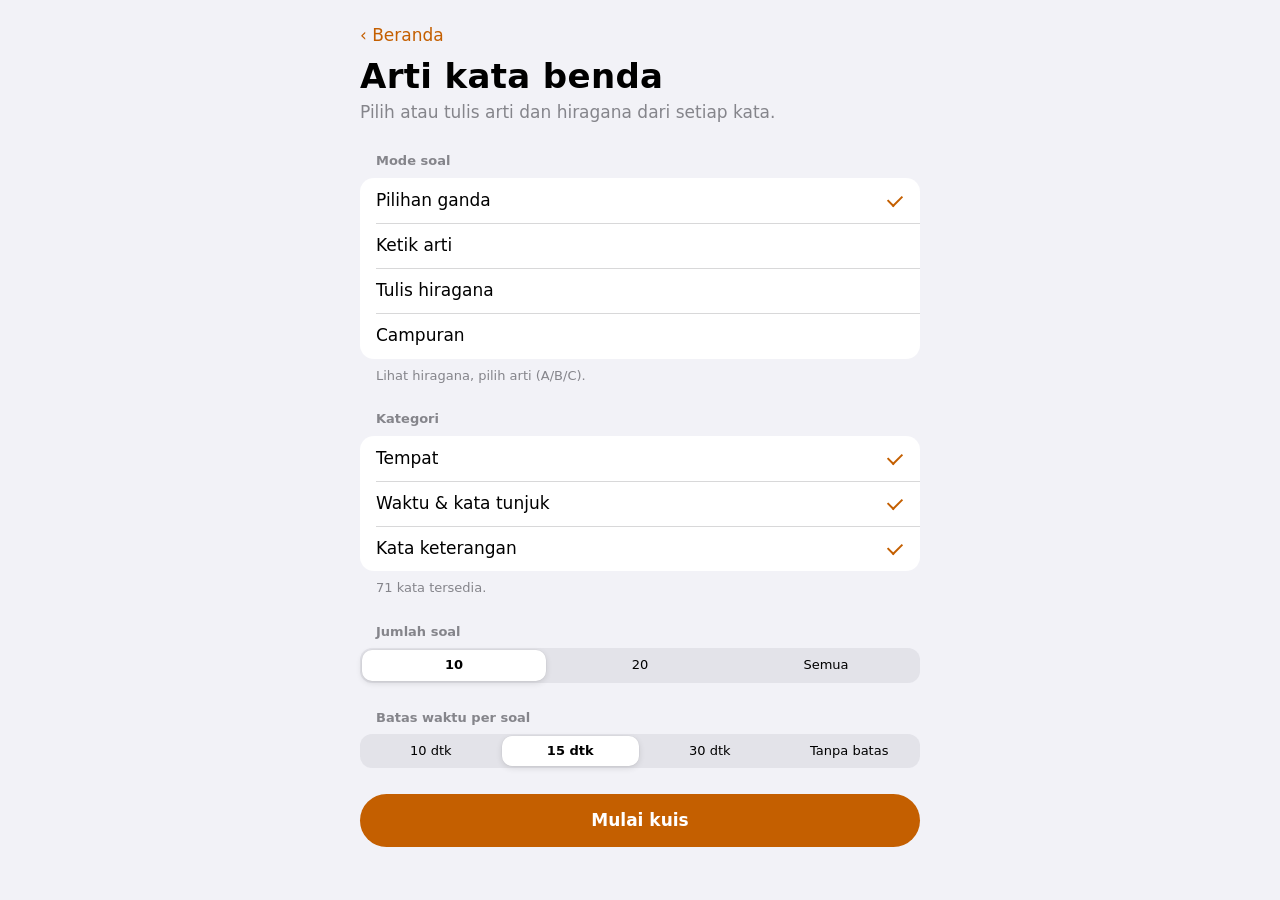
<file: arti-kata-benda.html>
<!DOCTYPE html>
<html lang="id">
<head>
<meta charset="utf-8">
<meta name="viewport" content="width=device-width, initial-scale=1, viewport-fit=cover">
<title>Arti kata benda – Kosakata Jepang</title>
<meta name="description" content="Kuis kosakata bahasa Jepang (meishi): pilih arti yang benar, A/B/C.">
<link rel="stylesheet" href="ios.css">
<style>:root{--accent:#c45f00;--accent-ink:#fff}@media (prefers-color-scheme:dark){:root{--accent:#ff9f0a;--accent-ink:#000}}</style>
<meta name="theme-color" content="#f2f2f7" media="(prefers-color-scheme: light)">
<meta name="theme-color" content="#000000" media="(prefers-color-scheme: dark)">
</head>
<body>
<main>
  <a class="back" href="index.html">‹ Beranda</a>
  <h1>Arti kata benda</h1>
  <p class="sub">Pilih atau tulis arti dan hiragana dari setiap kata.</p>

  <section id="menu">
    <div class="card">
      <h2>Mode soal</h2>
      <div class="chips" id="modes"></div>
      <p class="hint" id="modeHint"></p>
    </div>
    <div class="card">
      <h2>Kategori</h2>
      <div class="chips" id="cats"></div>
      <p class="hint" id="catHint"></p>
    </div>
    <div class="card">
      <h2>Jumlah soal</h2>
      <div class="chips" id="counts"></div>
    </div>
    <div class="card">
      <h2>Batas waktu per soal</h2>
      <div class="chips" id="times"></div>
    </div>
    <div class="card"><button class="btn" id="start">Mulai kuis</button></div>
  </section>

  <section id="quiz" class="hide">
    <div class="hud"><span id="prog"></span><span id="tm"></span><span id="sc"></span></div>
    <div class="bar" aria-hidden="true"><i id="bar"></i></div>
    <div class="card">
      <div class="q" id="q"></div>
      <div class="opts" id="opts"></div>
      <div id="typed" class="hide">
        <input class="inp" id="ans" type="text" autocomplete="off" autocapitalize="off" autocorrect="off" spellcheck="false" aria-label="Jawabanmu">
        <p class="kbw" id="kbw" role="status"></p>
        <div class="row"><button class="btn" id="check">Periksa</button><button class="btn ghost" id="skip">Tidak tahu</button></div>
      </div>
      <p class="fb" id="fb" aria-live="polite"></p>
      <p class="rd" id="rd"></p>
      <button class="btn hide" id="next">Lanjut</button>
    </div>
    <p class="hint" style="text-align:center">Pilihan ganda: tekan A / B / C. Soal ketik: tekan Enter untuk memeriksa.</p>
  </section>

  <section id="result" class="hide">
    <div class="card">
      <p class="score" id="rs"></p>
      <div class="stats" id="rstats"></div>
      <button class="btn" id="retryWrong">Ulangi soal yang salah</button>
      <button class="btn ghost" id="again">Main lagi dengan pengaturan sama</button>
      <button class="btn ghost" id="toMenu">Kembali ke menu</button>
    </div>
    <div class="card" id="rvCard"><h2>Review jawaban salah</h2><ul class="rv" id="rv"></ul></div>
  </section>
</main>

<script>
// kategori|hiragana|ejaan|arti
const RAW=`T|うえ|ue|Atas
T|えき|eki|Stasiun
T|した|shita|Bawah
T|なか|naka|Tengah / dalam
T|そと|soto|Luar
T|ちかく|chikaku|Dekat
T|うけつけ|uketsuke|Resepsionis / meja penerimaan
T|うち|uchi|Rumah
T|くに|kuni|Negara
T|いま|ima|Ruang keluarga / ruang tamu
T|まえ|mae|Depan
T|うしろ|ushiro|Belakang
T|となり|tonari|Samping / sebelah
T|うみ|umi|Laut
T|みせ|mise|Toko
T|ところ|tokoro|Tempat
T|まち|machi|Kota
T|やま|yama|Gunung
T|かわ|kawa|Sungai
T|かんこく|Kankoku|Korea
T|にわ|niwa|Halaman
T|みぎ|migi|Kanan
T|ひだり|hidari|Kiri
T|あいだ|aida|Antara
T|だいどころ|daidokoro|Dapur
T|かいぎしつ|kaigishitsu|Ruang rapat
T|だいがく|daigaku|Universitas
T|がいこく|gaikoku|Luar negeri / negara asing
T|くうこう|kuukou|Bandara
T|こうえん|kouen|Taman
T|ぎんこう|ginkou|Bank
T|きっさてん|kissaten|Kafe
T|がっこう|gakkou|Sekolah
T|ゆうびんきょく|yuubinkyoku|Kantor pos
T|じゅうしょ|juusho|Alamat
T|としょかん|toshokan|Perpustakaan
T|びじゅつかん|bijutsukan|Museum seni
T|ちゅうごく|Chuugoku|Tiongkok / China
T|きょうしつ|kyoushitsu|Ruang kelas
T|しょくどう|shokudou|Kantin
T|びょういん|byouin|Rumah sakit
T|じむしょ|jimusho|Kantor
T|かいしゃ|kaisha|Perusahaan
W|ここ / そこ / あそこ|koko / soko / asoko|Di sini / di situ / di sana
W|こちら / そちら / あちら / どちら|kochira / sochira / achira / dochira|Sebelah sini / situ / sana / mana (sopan)
W|この / その / あの|kono / sono / ano|Ini / itu / itu yang jauh (diikuti kata benda)
W|これ / それ / あれ|kore / sore / are|Ini / itu / itu yang jauh (berdiri sendiri)
W|じかん|jikan|Waktu
W|あさ|asa|Pagi
W|ひる|hiru|Siang
W|よる（ばん）|yoru (ban)|Malam
W|けさ|kesa|Tadi pagi
W|こんばん|konban|Malam ini
W|おととい|ototoi|Kemarin lusa
W|きのう|kinou|Kemarin
W|きょう|kyou|Hari ini
W|あした|ashita|Besok
W|あさって|asatte|Besok lusa
W|せんしゅう|senshuu|Minggu lalu
W|こんしゅう|konshuu|Minggu ini
W|らいしゅう|raishuu|Minggu depan
W|せんげつ|sengetsu|Bulan lalu
W|こんげつ|kongetsu|Bulan ini
W|らいげつ|raigetsu|Bulan depan
W|きょねん|kyonen|Tahun lalu
W|ことし|kotoshi|Tahun ini
W|らいねん|rainen|Tahun depan
W|まいあさ|maiasa|Setiap pagi
W|まいばん|maiban|Setiap malam
W|まいにち|mainichi|Setiap hari
K|すこし|sukoshi|Sedikit`;
const CATS={T:'Tempat',W:'Waktu & kata tunjuk',K:'Kata keterangan'};
const ALL=RAW.split('\n').map(l=>{const [c,jp,rm,id]=l.split('|');return{c,jp,rm,id}});
const $=s=>document.querySelector(s);
const shuffle=a=>{a=a.slice();for(let i=a.length-1;i>0;i--){const j=Math.random()*(i+1)|0;[a[i],a[j]]=[a[j],a[i]]}return a};

const cfg={cats:new Set(['T','W','K']),count:10,time:15,mode:'mc'};
const MH={mc:'Lihat hiragana, pilih arti (A/B/C).',id:'Lihat hiragana, ketik artinya. Salah ketik satu huruf masih diterima. Waktu soal 2×.',jp:'Lihat arti, tulis hiragananya dengan keyboard bahasa Jepang. Waktu soal 2×.',mix:'Pilihan ganda dan ketik arti dulu, soal tulis hiragana dikelompokkan di akhir. Soal ketik mendapat waktu 2×.'};
// ==== helpers ====
const nId=s=>s.toLowerCase().replace(/\(.*?\)/g,' ').replace(/[^a-z0-9]+/g,' ').trim();
const lev=(a,b)=>{const d=Array.from({length:a.length+1},(_,i)=>[i]);for(let j=1;j<=b.length;j++)d[0][j]=j;for(let i=1;i<=a.length;i++)for(let j=1;j<=b.length;j++)d[i][j]=Math.min(d[i-1][j]+1,d[i][j-1]+1,d[i-1][j-1]+(a[i-1]===b[j-1]?0:1));return d[a.length][b.length]};
const okId=(raw,w)=>{const g=nId(raw);if(!g)return false;const c=[nId(w.id),...w.id.split('/').map(nId)].filter(Boolean);return c.some(x=>x===g||(x.length>=5&&lev(x,g)<=1))};
const okJp=(raw,w)=>{const g=raw.replace(/[\s\/／（）()]/g,'');if(!g)return false;const c=[w.jp.replace(/[\s\/／（）()]/g,''),...w.jp.split(/[\s\/／（）()]+/).filter(Boolean)];return c.includes(g)};
// ==== end helpers ====
let deck=[],i=0,score=0,wrong=[],locked=false,timer=null,left=0,t0=0,qStart=0,lastDeck=[];

function chips(el,items,isSel,onClick){
  el.innerHTML='';
  items.forEach(([k,label])=>{
    const b=document.createElement('button');b.className='chip';b.textContent=label;
    b.setAttribute('aria-pressed',isSel(k));
    b.onclick=()=>{onClick(k);renderMenu()};el.appendChild(b);
  });
}
function pool(){return ALL.filter(w=>cfg.cats.has(w.c))}
function renderMenu(){
  chips($('#modes'),[['mc','Pilihan ganda'],['id','Ketik arti'],['jp','Tulis hiragana'],['mix','Campuran']],k=>cfg.mode===k,k=>cfg.mode=k);
  $('#modeHint').textContent=MH[cfg.mode];
  chips($('#cats'),Object.entries(CATS),k=>cfg.cats.has(k),k=>{
    cfg.cats.has(k)?cfg.cats.delete(k):cfg.cats.add(k);
  });
  chips($('#counts'),[[10,'10'],[20,'20'],[0,'Semua']],k=>cfg.count===k,k=>cfg.count=k);
  chips($('#times'),[[10,'10 dtk'],[15,'15 dtk'],[30,'30 dtk'],[0,'Tanpa batas']],k=>cfg.time===k,k=>cfg.time=k);
  const n=pool().length;
  $('#catHint').textContent=n?`${n} kata tersedia.`:'Pilih minimal satu kategori.';
  $('#start').disabled=!n;
}
function show(id){['menu','quiz','result'].forEach(s=>$('#'+s).classList.toggle('hide',s!==id))}

function buildDeck(){
  const p=shuffle(pool());
  return cfg.count?p.slice(0,cfg.count):p;
}
function begin(d){
  deck=d;types=planTypes(d.length);lastDeck=d;i=0;score=0;wrong=[];t0=Date.now();
  show('quiz');ask();
}
let curType='mc',types=[];
const planTypes=n=>{if(cfg.mode!=='mix')return Array(n).fill(cfg.mode);const nj=Math.round(n/3);return shuffle(Array.from({length:n-nj},(_,k)=>k%2?'id':'mc')).concat(Array(nj).fill('jp'))};
function ask(){
  locked=false;const w=deck[i];
  curType=types[i];
  $('#prog').textContent=`Soal ${i+1}/${deck.length}`;
  $('#sc').textContent=`Skor ${score}`;
  const q=$('#q');q.classList.toggle('sm',curType==='jp');
  const lab={mc:'Apa arti kata ini?',id:'Ketik artinya dalam bahasa Indonesia',jp:'Tulis dalam hiragana (pakai keyboard bahasa Jepang)'}[curType];
  q.innerHTML=`<small>${lab}</small><span></span>`;q.lastChild.textContent=curType==='jp'?w.id:w.jp;
  $('#fb').textContent='';$('#fb').style.color='';$('#rd').textContent='';
  $('#next').classList.add('hide');
  const box=$('#opts'),inp=$('#ans');
  box.innerHTML='';box.classList.toggle('hide',curType!=='mc');$('#typed').classList.toggle('hide',curType==='mc');
  if(curType==='mc'){
    const others=shuffle(ALL.filter(x=>x.id!==w.id)).slice(0,2);
    shuffle([w,...others]).forEach((o,k)=>{
      const b=document.createElement('button');b.className='opt';
      b.innerHTML=`<b>${'ABC'[k]}</b><span></span>`;b.lastChild.textContent=o.id;
      b.onclick=()=>answer(b,o.id===w.id);b.dataset.ok=o.id===w.id;box.appendChild(b);
    });
  }else{
    inp.value='';inp.disabled=false;inp.className='inp';inp.lang=curType==='jp'?'ja':'id';kbNote(false);
    $('#check').disabled=false;$('#skip').disabled=false;inp.focus();
  }
  startTimer();
}
function startTimer(){
  clearInterval(timer);qStart=Date.now();
  const bar=$('#bar'),T=cfg.time?cfg.time*(curType==='mc'?1:2):0;
  bar.style.transition='none';bar.style.transform='scaleX(1)';
  if(!T){$('#tm').textContent='';return}
  left=T;$('#tm').textContent=`${left} dtk`;
  requestAnimationFrame(()=>requestAnimationFrame(()=>{bar.style.transition=`transform ${T}s linear`;bar.style.transform='scaleX(0)'}));
  timer=setInterval(()=>{left--;$('#tm').textContent=`${Math.max(left,0)} dtk`;if(left<=0){clearInterval(timer);answer(null,false,true)}},1000);
}
const kbBad=v=>curType==='jp'?/[A-Za-z]/.test(v):/[^\x00-\x7f]/.test(v);
function kbNote(warn){
  const el=$('#kbw');el.classList.toggle('warn',!!warn);
  el.textContent=curType==='jp'
    ?(warn?'Terdeteksi huruf latin. Ganti keyboard ke bahasa Jepang, lalu ketik ulang.':'Pakai keyboard bahasa Jepang dan ketik dalam hiragana.')
    :(warn?'Terdeteksi huruf Jepang. Ganti keyboard ke huruf latin, lalu ketik ulang.':'Pakai keyboard huruf latin (bukan keyboard Jepang).');
}
function check(skip){
  if(locked)return;const w=deck[i],inp=$('#ans');
  const raw=inp.value.trim();
  if(!skip&&kbBad(raw)){kbNote(true);inp.focus();return}
  answer(null,!skip&&(curType==='jp'?okJp(raw,w):okId(raw,w)),false,skip?'':raw);
}
function answer(btn,ok,timeout,given){
  if(locked)return;locked=true;clearInterval(timer);
  const bar=$('#bar');bar.style.transform=getComputedStyle(bar).transform;bar.style.transition='none';
  const w=deck[i],typed=curType!=='mc';
  const g=given!==undefined?given:(btn?btn.lastChild.textContent:(typed?$('#ans').value:''));
  document.querySelectorAll('.opt').forEach(o=>{o.disabled=true;if(o.dataset.ok==='true')o.classList.add('ok')});
  if(typed){const inp=$('#ans');inp.disabled=true;inp.classList.add(ok?'ok':'bad');$('#check').disabled=true;$('#skip').disabled=true}
  const fb=$('#fb');
  if(ok){score++;fb.textContent='Benar!';fb.style.color='var(--ok)'}
  else{
    if(btn)btn.classList.add('bad');
    wrong.push({w,timeout:!!timeout,given:g,type:curType});
    fb.textContent=(timeout?'Waktu habis.':'Kurang tepat.')+(typed?` Jawaban: ${curType==='jp'?w.jp:w.id}`:'');fb.style.color='var(--bad)';
  }
  const rd=$('#rd');rd.innerHTML='<b></b><span></span>';rd.firstChild.textContent=w.jp;rd.lastChild.textContent=`Ejaan: ${w.rm} · Arti: ${w.id}`;
  $('#sc').textContent=`Skor ${score}`;
  const n=$('#next');n.textContent=i+1<deck.length?'Lanjut':'Lihat hasil';n.classList.remove('hide');n.focus();
}
function next(){ if(i+1<deck.length){i++;ask()}else finish() }
function finish(){
  clearInterval(timer);
  const pct=Math.round(score/deck.length*100),sec=Math.round((Date.now()-t0)/1000);
  $('#rs').textContent=`${score}/${deck.length}`;
  $('#rstats').innerHTML=`<span>Akurasi ${pct}%</span><span>Waktu ${Math.floor(sec/60)}m ${sec%60}d</span><span>Rata-rata ${(sec/deck.length).toFixed(1)} dtk/soal</span>`;
  const rv=$('#rv');rv.innerHTML='';
  wrong.forEach(({w,timeout,given})=>{
    const li=document.createElement('li');
    li.innerHTML='<span class="jp"></span><span class="yes"></span><span class="no"></span>';
    li.querySelector('.jp').textContent=w.jp;li.querySelector('.yes').dataset.rm=w.rm;li.querySelector('.yes').textContent=`${w.rm} · ${w.id}`;
    li.querySelector('.no').textContent=timeout?'Waktu habis':(given?`Jawabanmu: ${given}`:'Dilewati');
    rv.appendChild(li);
  });
  $('#rvCard').classList.toggle('hide',!wrong.length);
  $('#retryWrong').classList.toggle('hide',!wrong.length);
  show('result');
}
$('#start').onclick=()=>begin(buildDeck());
$('#next').onclick=next;
$('#retryWrong').onclick=()=>begin(shuffle(wrong.map(x=>x.w)));
$('#again').onclick=()=>begin(buildDeck());
$('#toMenu').onclick=()=>{show('menu')};
document.addEventListener('keydown',e=>{
  if($('#quiz').classList.contains('hide')||e.target.id==='ans')return;
  const k='abc'.indexOf(e.key.toLowerCase());
  if(curType==='mc'&&k>-1&&!locked){document.querySelectorAll('.opt')[k]?.click()}
  else if(e.key==='Enter'&&locked){e.preventDefault();next()}
});
$('#ans').addEventListener('keydown',e=>{if(e.key==='Enter'&&!e.isComposing&&e.keyCode!==229){e.preventDefault();check()}});
$('#ans').addEventListener('input',e=>{if(!e.isComposing)kbNote(kbBad(e.target.value))});
$('#ans').addEventListener('compositionend',e=>kbNote(kbBad(e.target.value)));
$('#check').onclick=()=>check();
$('#skip').onclick=()=>check(true);
renderMenu();
</script>
</body>
</html>
</file>
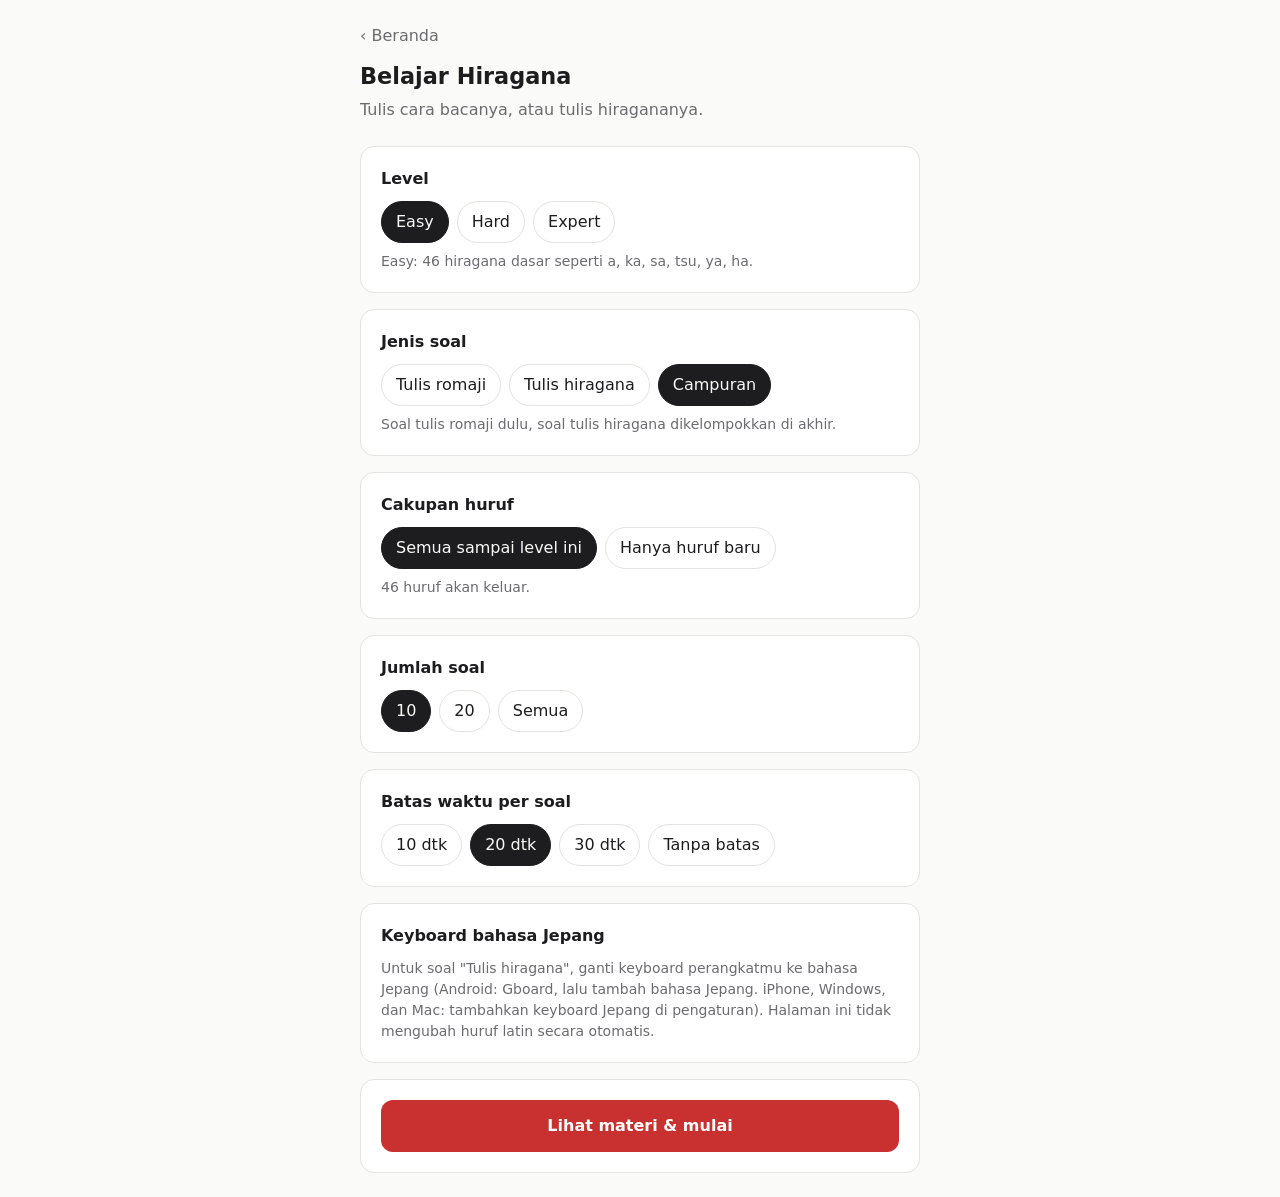
<file: belajar-hiragana 2.html>
<!DOCTYPE html>
<html lang="id">
<head>
<meta charset="utf-8">
<meta name="viewport" content="width=device-width, initial-scale=1">
<title>Belajar Hiragana – Easy, Hard, Expert</title>
<style>
:root{--bg:#fafaf8;--surface:#fff;--ink:#1d1d1f;--mute:#6b6b70;--line:#e3e3df;--accent:#c8312f;--accent-ink:#fff;--ok:#1f7a4d;--okbg:#e5f4ec;--bad:#b3261e;--badbg:#fbe9e7}
@media (prefers-color-scheme:dark){:root{--bg:#141415;--surface:#1d1d1f;--ink:#f1f1ee;--mute:#9a9aa0;--line:#2e2e32;--accent:#e5584f;--accent-ink:#141415;--ok:#6fd3a2;--okbg:#17302457;--bad:#ff8a80;--badbg:#3a1b1a80}}
*{box-sizing:border-box}
html,body{margin:0}
body{background:var(--bg);color:var(--ink);font:16px/1.5 system-ui,-apple-system,"Segoe UI","Noto Sans JP","Hiragino Sans",sans-serif;min-height:100vh;display:flex;justify-content:center;padding:24px 16px}
main{width:100%;max-width:560px}
h1{font-size:1.4rem;margin:0 0 4px}
.sub{color:var(--mute);margin:0 0 24px}
.back{display:inline-block;color:var(--mute);text-decoration:none;margin-bottom:12px}
.back:hover{color:var(--ink)}
.card{background:var(--surface);border:1px solid var(--line);border-radius:14px;padding:20px}
.card+.card{margin-top:16px}
h2{font-size:1rem;margin:0 0 10px}
h3{font-size:.95rem;margin:18px 0 6px}
.chips{display:flex;flex-wrap:wrap;gap:8px}
.chip{border:1px solid var(--line);background:transparent;color:var(--ink);border-radius:999px;padding:8px 14px;font:inherit;cursor:pointer}
.chip[aria-pressed=true]{background:var(--ink);color:var(--bg);border-color:var(--ink)}
a:focus-visible,button:focus-visible,.inp:focus-visible{outline:3px solid var(--accent);outline-offset:2px}
.btn{width:100%;border:0;border-radius:12px;padding:14px;font:inherit;font-weight:600;background:var(--accent);color:var(--accent-ink);cursor:pointer}
.btn.ghost{background:transparent;color:var(--ink);border:1px solid var(--line);margin-top:10px}
.btn:disabled{opacity:.4;cursor:not-allowed}
.hint{color:var(--mute);font-size:.875rem;margin:8px 0 0}
.hud{display:flex;justify-content:space-between;color:var(--mute);font-size:.9rem;margin-bottom:8px;font-variant-numeric:tabular-nums}
.bar{height:6px;background:var(--line);border-radius:3px;overflow:hidden;margin-bottom:20px}
.bar i{display:block;height:100%;width:100%;background:var(--accent);transform-origin:left}
.q{font-size:4.5rem;line-height:1.2;text-align:center;margin:12px 0 22px;font-weight:600}
.q small{display:block;font-size:.85rem;font-weight:400;color:var(--mute);margin-bottom:4px}
.inp{width:100%;border:1px solid var(--line);background:var(--surface);color:var(--ink);border-radius:12px;padding:14px;font:inherit;font-size:1.3rem;text-align:center}
.inp.ok{border-color:var(--ok);background:var(--okbg)}
.inp.bad{border-color:var(--bad);background:var(--badbg)}
.row{display:grid;grid-template-columns:2fr 1fr;gap:10px;margin-top:10px}
.row .btn{margin-top:0}
.fb{min-height:1.5em;margin:14px 0 0;text-align:center;font-weight:600}
.rd{text-align:center;color:var(--mute);margin:6px 0 12px}
.rd b{color:var(--ink);font-size:1.5rem;margin-right:6px}
.score{font-size:3.2rem;font-weight:700;text-align:center;margin:0}
.stats{display:flex;justify-content:center;gap:20px;color:var(--mute);margin:4px 0 20px;flex-wrap:wrap}
.rv{list-style:none;margin:0;padding:0}
.rv li{padding:10px 0;border-top:1px solid var(--line);display:grid;grid-template-columns:auto 1fr;gap:4px 14px}
.rv li:first-child{border-top:0}
.rv .jp{font-size:1.5rem;font-weight:600}
.rv .yes{color:var(--ok)}.rv .no{color:var(--bad);grid-column:2;font-size:.9rem}
.grid{display:grid;grid-template-columns:repeat(var(--c,5),1fr);gap:6px;margin:12px 0}
.cell{border:1px solid var(--line);border-radius:10px;padding:8px 2px;text-align:center}
.cell.e{border:0}
.cell b{display:block;font-size:1.5rem;font-weight:600}
.cell span{color:var(--mute);font-size:.8rem}
.pr{display:grid;grid-template-columns:1fr auto 1fr;gap:8px;align-items:center;text-align:center;padding:8px 0;border-top:1px solid var(--line)}
.pr b{font-size:1.4rem;letter-spacing:.12em;font-weight:600}
.pr small{display:block;color:var(--mute);font-size:.75rem}
.rules{padding-left:20px;margin:8px 0}
.rules li{margin:6px 0}
.mat p{margin:8px 0}
.kbw{margin:8px 0 0;font-size:.85rem;color:var(--mute);text-align:center;min-height:1.3em}
.kbw.warn{color:var(--bad);font-weight:600}
.hide{display:none!important}
</style>
</head>
<body>
<main>
  <a class="back" href="index.html">‹ Beranda</a>
  <h1>Belajar Hiragana</h1>
  <p class="sub">Tulis cara bacanya, atau tulis hiragananya.</p>

  <section id="menu">
    <div class="card"><h2>Level</h2><div class="chips" id="lv"></div><p class="hint" id="lvH"></p></div>
    <div class="card"><h2>Jenis soal</h2><div class="chips" id="ty"></div><p class="hint" id="tyH"></p></div>
    <div class="card"><h2>Cakupan huruf</h2><div class="chips" id="sc"></div><p class="hint" id="scH"></p></div>
    <div class="card"><h2>Jumlah soal</h2><div class="chips" id="ct"></div></div>
    <div class="card"><h2>Batas waktu per soal</h2><div class="chips" id="tm"></div></div>
    <div class="card"><h2>Keyboard bahasa Jepang</h2><p class="hint" style="margin-top:0">Untuk soal "Tulis hiragana", ganti keyboard perangkatmu ke bahasa Jepang (Android: Gboard, lalu tambah bahasa Jepang. iPhone, Windows, dan Mac: tambahkan keyboard Jepang di pengaturan). Halaman ini tidak mengubah huruf latin secara otomatis.</p></div>
    <div class="card"><button class="btn" id="start">Lihat materi &amp; mulai</button></div>
  </section>

  <section id="mat" class="hide">
    <div class="card mat" id="matBody"></div>
    <div class="card"><button class="btn" id="go">Mengerti, mulai latihan</button><button class="btn ghost" id="mBack">Kembali ke pengaturan</button></div>
  </section>

  <section id="quiz" class="hide">
    <div class="hud"><span id="prog"></span><span id="tmr"></span><span id="scr"></span></div>
    <div class="bar" aria-hidden="true"><i id="bar"></i></div>
    <div class="card">
      <div class="q" id="q"></div>
      <input class="inp" id="ans" type="text" autocomplete="off" autocapitalize="off" autocorrect="off" spellcheck="false" aria-label="Jawabanmu">
      <p class="kbw" id="kbw" role="status"></p>
      <div class="row"><button class="btn" id="check">Periksa</button><button class="btn ghost" id="skip">Tidak tahu</button></div>
      <p class="fb" id="fb" aria-live="polite"></p>
      <p class="rd" id="rd"></p>
      <button class="btn hide" id="next">Lanjut</button>
    </div>
  </section>

  <section id="result" class="hide">
    <div class="card">
      <p class="score" id="rs"></p>
      <div class="stats" id="rstats"></div>
      <button class="btn" id="retryWrong">Ulangi huruf yang salah</button>
      <button class="btn ghost" id="again">Main lagi dengan pengaturan sama</button>
      <button class="btn ghost" id="toMenu">Kembali ke pengaturan</button>
    </div>
    <div class="card" id="rvCard"><h2>Review jawaban salah</h2><ul class="rv" id="rv"></ul></div>
  </section>
</main>

<script>
const $=s=>document.querySelector(s);
const shuffle=a=>{a=a.slice();for(let i=a.length-1;i>0;i--){const j=Math.random()*(i+1)|0;[a[i],a[j]]=[a[j],a[i]]}return a};

// romaji -> hiragana
const KT={};
(()=>{const R={k:'かきくけこ',s:'さしすせそ',t:'たちつてと',n:'なにぬねの',h:'はひふへほ',m:'まみむめも',r:'らりるれろ',g:'がぎぐげご',z:'ざじずぜぞ',d:'だぢづでど',b:'ばびぶべぼ',p:'ぱぴぷぺぽ',y:'や-ゆ-よ',w:'わ---を'};
'aiueo'.split('').forEach((v,x)=>KT[v]='あいうえお'[x]);
for(const c in R)[...R[c]].forEach((ch,x)=>{if(ch!=='-')KT[c+'aiueo'[x]]=ch});
const Y={ky:'き',gy:'ぎ',ny:'に',hy:'ひ',my:'み',ry:'り',by:'び',py:'ぴ',sh:'し',ch:'ち',j:'じ',sy:'し',ty:'ち',zy:'じ',jy:'じ',cy:'ち'};
for(const c in Y)[['a','ゃ'],['u','ゅ'],['o','ょ']].forEach(([v,m])=>KT[c+v]=Y[c]+m);
Object.assign(KT,{shi:'し',chi:'ち',tsu:'つ',fu:'ふ',ji:'じ'});})();
function toKana(s,final){
  s=s.toLowerCase();let out='',i=0;
  while(i<s.length){
    const c=s[i],nx=s[i+1];
    if(!/[a-z]/.test(c)){out+=c;i++;continue}
    if(nx===c&&!'aiueon'.includes(c)){out+='っ';i++;continue}
    if(c==='n'){
      if(nx==='n'){out+='ん';i+=2;continue}
      if(nx&&!'aiueoy'.includes(nx)){out+='ん';i++;continue}
      if(!nx&&final){out+='ん';i++;continue}
    }
    let m=null;
    for(let L=3;L>=1;L--){const k=s.substr(i,L);if(KT[k]){m=[k,KT[k]];break}}
    if(m){out+=m[1];i+=m[0].length}else{out+=c;i++}
  }
  return out;
}

// data huruf per level
const LV={
1:'a i u e o ka ki ku ke ko sa shi su se so ta chi tsu te to na ni nu ne no ha hi fu he ho ma mi mu me mo ya yu yo ra ri ru re ro wa wo n',
2:'ga gi gu ge go za ji zu ze zo da de do ba bi bu be bo pa pi pu pe po',
3:'kya kyu kyo sha shu sho cha chu cho nya nyu nyo hya hyu hyo mya myu myo rya ryu ryo gya gyu gyo ja ju jo bya byu byo pya pyu pyo'};
const ALL=[];for(const L in LV)LV[L].split(' ').forEach(r=>ALL.push({r,k:toKana(r,true),L:+L}));

// materi
const chart=(str,c)=>`<div class="grid" style="--c:${c}">${str.split(' ').map(r=>r==='-'?'<div class="cell e"></div>':`<div class="cell"><b>${toKana(r,true)}</b><span>${r}</span></div>`).join('')}</div>`;
const pair=(a,b,x,y)=>`<div class="pr"><div><b>${a}</b><small>${x}</small></div><i>→</i><div><b>${b}</b><small>${y}</small></div></div>`;
const MAT={
1:()=>`<h2>Materi Easy: hiragana dasar</h2>
<p>Hiragana dasar ada 46 huruf. Setiap huruf mewakili satu suku kata, kecuali ん (n) yang berdiri sendiri.</p>
${chart('a i u e o ka ki ku ke ko sa shi su se so ta chi tsu te to na ni nu ne no ha hi fu he ho ma mi mu me mo ya - yu - yo ra ri ru re ro wa - - - wo n - - - -',5)}
<h3>Perhatikan bacaan khusus</h3>
<ul class="rules"><li>し = <b>shi</b>, ち = <b>chi</b>, つ = <b>tsu</b>, ふ = <b>fu</b></li><li>を ditulis <b>wo</b> tetapi dibaca "o". Di latihan, jawaban <b>wo</b> atau <b>o</b> sama-sama diterima.</li><li>Baris ya hanya punya ya, yu, yo. Baris wa hanya punya wa dan wo.</li></ul>`,
2:()=>`<h2>Materi Hard: tenten (゛) dan maru (゜)</h2>
<p>Dua tanda kecil ini mengubah bunyi huruf yang sudah kamu kenal. Bentuk hurufnya sama, hanya bunyinya berubah.</p>
<h3>Tenten ゛ (dakuten): bunyi jadi lebih "berat"</h3>
<ul class="rules"><li>Hanya huruf baris <b>K, S, T, H</b> yang bisa diberi tenten: か き く け こ, さ し す せ そ, た ち つ て と, は ひ ふ へ ほ.</li><li><b>あ い う え お</b> tidak bisa diberi tenten. Baris na, ma, ya, ra, wa, dan ん juga tidak bisa.</li></ul>
${pair('かきくけこ','がぎぐげご','ka ki ku ke ko','ga gi gu ge go')}
${pair('さしすせそ','ざじずぜぞ','sa shi su se so','za ji zu ze zo')}
${pair('たちつてと','だぢづでど','ta chi tsu te to','da ji zu de do')}
${pair('はひふへほ','ばびぶべぼ','ha hi fu he ho','ba bi bu be bo')}
<h3>Maru ゜ (handakuten): hanya untuk baris H</h3>
<ul class="rules"><li>Hanya <b>は ひ ふ へ ほ</b> yang bisa diberi maru, dan bunyinya berubah dari h menjadi p.</li><li>Baris H adalah satu-satunya baris yang bisa diberi tenten maupun maru.</li></ul>
${pair('はひふへほ','ぱぴぷぺぽ','ha hi fu he ho','pa pi pu pe po')}
<h3>Catatan</h3>
<p>ぢ dan づ bunyinya sama dengan じ dan ず, dan jarang dipakai. Keduanya tidak keluar di latihan ini.</p>
<h3>Huruf baru di level ini</h3>${chart('ga gi gu ge go za ji zu ze zo da - - de do ba bi bu be bo pa pi pu pe po',5)}`,
3:()=>`<h2>Materi Expert: kombo ya, yu, yo</h2>
<p>Huruf berakhiran <b>i</b> bisa digabung dengan ゃ ゅ ょ yang ditulis <b>kecil</b>. Hasilnya satu suku kata, bukan dua. き + ゃ = きゃ dibaca <b>kya</b>, bukan "ki-ya".</p>
<ul class="rules"><li>Yang bisa dikombo: <b>き し ち に ひ み り</b>, dan yang bertenten/bermaru: <b>ぎ じ び ぴ</b>.</li><li><b>い</b> sendiri tidak bisa dikombo. Huruf yang tidak berakhiran i (か, さ, た, dan seterusnya) juga tidak bisa.</li><li>ゃ ゅ ょ harus kecil. Kalau besar (や ゆ よ), artinya dua suku kata: きや = ki-ya.</li><li>Tenten dan maru ikut dibawa: ぎゃ gya, びゃ bya, ぴゃ pya.</li><li>Bacaan khusus: しゃ = <b>sha</b>, ちゃ = <b>cha</b>, じゃ = <b>ja</b> (bukan "jya").</li></ul>
<h3>Daftar kombo</h3>${chart(LV[3],3)}`};

// pengaturan
const cfg={lv:1,ty:'mix',sc:'all',ct:10,tm:20};
const LH={1:'Easy: 46 hiragana dasar seperti a, ka, sa, tsu, ya, ha.',2:'Hard: Easy + tenten (゛) dan maru (゜) seperti ga, za, ba, pa. Ada materi dulu.',3:'Expert: Hard + kombo ya/yu/yo seperti kya, sha, cha, ja, byo. Ada materi dulu.'};
const TH={ro:'Lihat hiragana, tulis cara bacanya (romaji).',hi:'Lihat romaji, tulis hiragananya dengan keyboard bahasa Jepang.',mix:'Soal tulis romaji dulu, soal tulis hiragana dikelompokkan di akhir.'};
function chips(el,items,key){
  const box=$(el);box.innerHTML='';
  items.forEach(([v,label])=>{
    const b=document.createElement('button');b.className='chip';b.textContent=label;
    b.setAttribute('aria-pressed',cfg[key]===v);
    b.onclick=()=>{cfg[key]=v;menu()};box.appendChild(b);
  });
}
const pool=()=>ALL.filter(x=>cfg.sc==='new'?x.L===cfg.lv:x.L<=cfg.lv);
function menu(){
  chips('#lv',[[1,'Easy'],[2,'Hard'],[3,'Expert']],'lv');$('#lvH').textContent=LH[cfg.lv];
  chips('#ty',[['ro','Tulis romaji'],['hi','Tulis hiragana'],['mix','Campuran']],'ty');$('#tyH').textContent=TH[cfg.ty];
  chips('#sc',[['all','Semua sampai level ini'],['new','Hanya huruf baru']],'sc');
  $('#scH').textContent=`${pool().length} huruf akan keluar.`;
  chips('#ct',[[10,'10'],[20,'20'],[0,'Semua']],'ct');
  chips('#tm',[[10,'10 dtk'],[20,'20 dtk'],[30,'30 dtk'],[0,'Tanpa batas']],'tm');
}
const show=id=>['menu','mat','quiz','result'].forEach(s=>$('#'+s).classList.toggle('hide',s!==id));

// kuis
let types=[],deck=[],i=0,score=0,wrong=[],locked=false,timer=null,left=0,t0=0,cur='ro';
const buildDeck=()=>{const p=shuffle(pool());return cfg.ct?p.slice(0,cfg.ct):p};
const planTypes=n=>cfg.ty==='mix'?Array.from({length:n},(_,k)=>k<Math.ceil(n/2)?'ro':'hi'):Array(n).fill(cfg.ty);
function begin(d){deck=d;types=planTypes(d.length);i=0;score=0;wrong=[];t0=Date.now();show('quiz');ask()}
function ask(){
  locked=false;const w=deck[i];
  cur=types[i];
  $('#prog').textContent=`Soal ${i+1}/${deck.length}`;$('#scr').textContent=`Skor ${score}`;
  const q=$('#q');q.innerHTML=`<small>${cur==='ro'?'Tulis cara bacanya (romaji)':'Tulis dalam hiragana'}</small><span></span>`;
  q.lastChild.textContent=cur==='ro'?w.k:w.r;
  $('#fb').textContent='';$('#rd').textContent='';
  $('#next').classList.add('hide');
  const inp=$('#ans');inp.value='';inp.disabled=false;inp.className='inp';inp.lang=cur==='hi'?'ja':'en';kbNote(false);
  $('#check').disabled=false;$('#skip').disabled=false;inp.focus();
  startTimer();
}
function startTimer(){
  clearInterval(timer);
  const bar=$('#bar');bar.style.transition='none';bar.style.transform='scaleX(1)';
  if(!cfg.tm){$('#tmr').textContent='';return}
  left=cfg.tm;$('#tmr').textContent=`${left} dtk`;
  requestAnimationFrame(()=>requestAnimationFrame(()=>{bar.style.transition=`transform ${cfg.tm}s linear`;bar.style.transform='scaleX(0)'}));
  timer=setInterval(()=>{left--;$('#tmr').textContent=`${Math.max(left,0)} dtk`;if(left<=0){clearInterval(timer);answer(false,true)}},1000);
}
const kbBad=v=>cur==='hi'?/[A-Za-z]/.test(v):/[^\x00-\x7f]/.test(v);
function kbNote(warn){
  const el=$('#kbw');el.classList.toggle('warn',!!warn);
  el.textContent=cur==='hi'
    ?(warn?'Terdeteksi huruf latin. Ganti keyboard ke bahasa Jepang, lalu ketik ulang.':'Pakai keyboard bahasa Jepang dan ketik dalam hiragana.')
    :(warn?'Terdeteksi huruf Jepang. Ganti keyboard ke huruf latin, lalu ketik ulang.':'Pakai keyboard huruf latin (bukan keyboard Jepang).');
}
function check(skip){
  if(locked)return;const w=deck[i],inp=$('#ans');
  const v=inp.value.trim().replace(/\s+/g,'');
  if(!skip&&kbBad(v)){kbNote(true);inp.focus();return}
  let ok=false;
  if(!skip){
    if(cur==='hi')ok=v===w.k;
    else{const l=v.toLowerCase();ok=(toKana(l,true))===w.k||(w.k==='を'&&l==='o')}
  }
  answer(ok,false,skip?'':v);
}
function answer(ok,timeout,given){
  if(locked)return;locked=true;clearInterval(timer);
  const bar=$('#bar');bar.style.transform=getComputedStyle(bar).transform;bar.style.transition='none';
  const w=deck[i],inp=$('#ans'),g=given!==undefined?given:inp.value;
  inp.disabled=true;inp.classList.add(ok?'ok':'bad');$('#check').disabled=true;$('#skip').disabled=true;
  const fb=$('#fb');
  if(ok){score++;fb.textContent='Benar!';fb.style.color='var(--ok)'}
  else{wrong.push({w,timeout:!!timeout,given:g});fb.textContent=timeout?'Waktu habis.':'Kurang tepat.';fb.style.color='var(--bad)'}
  const rd=$('#rd');rd.innerHTML='<b></b><span></span>';rd.firstChild.textContent=w.k;rd.lastChild.textContent=`dibaca ${w.r}`;
  $('#scr').textContent=`Skor ${score}`;
  const n=$('#next');n.textContent=i+1<deck.length?'Lanjut':'Lihat hasil';n.classList.remove('hide');n.focus();
}
function next(){if(i+1<deck.length){i++;ask()}else finish()}
function finish(){
  clearInterval(timer);
  const pct=Math.round(score/deck.length*100),sec=Math.round((Date.now()-t0)/1000);
  $('#rs').textContent=`${score}/${deck.length}`;
  $('#rstats').innerHTML=`<span>Akurasi ${pct}%</span><span>Waktu ${Math.floor(sec/60)}m ${sec%60}d</span><span>Rata-rata ${(sec/deck.length).toFixed(1)} dtk/soal</span>`;
  const rv=$('#rv');rv.innerHTML='';
  wrong.forEach(({w,timeout,given})=>{
    const li=document.createElement('li');
    li.innerHTML='<span class="jp"></span><span class="yes"></span><span class="no"></span>';
    li.querySelector('.jp').textContent=w.k;li.querySelector('.yes').textContent=`dibaca ${w.r}`;
    li.querySelector('.no').textContent=timeout?'Waktu habis':(given?`Jawabanmu: ${given}`:'Dilewati');
    rv.appendChild(li);
  });
  $('#rvCard').classList.toggle('hide',!wrong.length);
  $('#retryWrong').classList.toggle('hide',!wrong.length);
  show('result');
}
$('#start').onclick=()=>{$('#matBody').innerHTML=MAT[cfg.lv]();show('mat');scrollTo(0,0)};
$('#mBack').onclick=()=>show('menu');
$('#go').onclick=()=>begin(buildDeck());
$('#next').onclick=next;
$('#check').onclick=()=>check();
$('#skip').onclick=()=>check(true);
$('#retryWrong').onclick=()=>begin(shuffle(wrong.map(x=>x.w)));
$('#again').onclick=()=>begin(buildDeck());
$('#toMenu').onclick=()=>show('menu');
$('#ans').addEventListener('keydown',e=>{if(e.key==='Enter'&&!e.isComposing&&e.keyCode!==229){e.preventDefault();check()}});
$('#ans').addEventListener('input',e=>{if(!e.isComposing)kbNote(kbBad(e.target.value))});
$('#ans').addEventListener('compositionend',e=>kbNote(kbBad(e.target.value)));
document.addEventListener('keydown',e=>{
  if($('#quiz').classList.contains('hide')||e.target.id==='ans')return;
  if(e.key==='Enter'&&locked){e.preventDefault();next()}
});
menu();
</script>
</body>
</html>
</file>
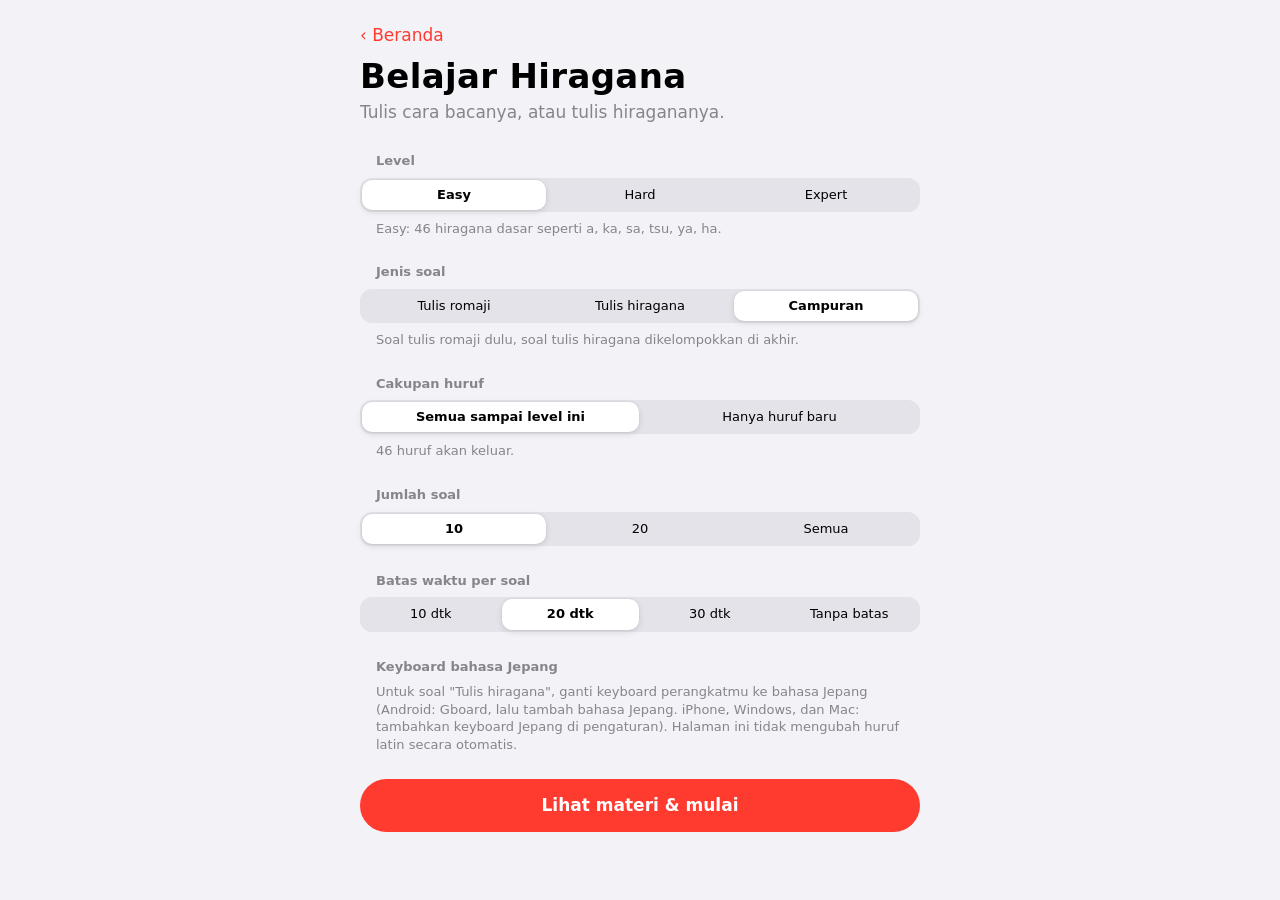
<file: belajar-hiragana.html>
<!DOCTYPE html>
<html lang="id">
<head>
<meta charset="utf-8">
<meta name="viewport" content="width=device-width, initial-scale=1, viewport-fit=cover">
<title>Belajar Hiragana – Easy, Hard, Expert</title>
<link rel="stylesheet" href="ios.css">
<style>:root{--accent:#ff3b30;--accent-ink:#fff}@media (prefers-color-scheme:dark){:root{--accent:#ff453a;--accent-ink:#fff}}.q{font-size:4.5rem;line-height:1.2}.rv .jp{font-size:1.5rem}.rd b{font-size:1.5rem}.inp{font-size:1.3rem}</style>
<meta name="theme-color" content="#f2f2f7" media="(prefers-color-scheme: light)">
<meta name="theme-color" content="#000000" media="(prefers-color-scheme: dark)">
</head>
<body>
<main>
  <a class="back" href="index.html">‹ Beranda</a>
  <h1>Belajar Hiragana</h1>
  <p class="sub">Tulis cara bacanya, atau tulis hiragananya.</p>

  <section id="menu">
    <div class="card"><h2>Level</h2><div class="chips" id="lv"></div><p class="hint" id="lvH"></p></div>
    <div class="card"><h2>Jenis soal</h2><div class="chips" id="ty"></div><p class="hint" id="tyH"></p></div>
    <div class="card"><h2>Cakupan huruf</h2><div class="chips" id="sc"></div><p class="hint" id="scH"></p></div>
    <div class="card"><h2>Jumlah soal</h2><div class="chips" id="ct"></div></div>
    <div class="card"><h2>Batas waktu per soal</h2><div class="chips" id="tm"></div></div>
    <div class="card"><h2>Keyboard bahasa Jepang</h2><p class="hint" style="margin-top:0">Untuk soal "Tulis hiragana", ganti keyboard perangkatmu ke bahasa Jepang (Android: Gboard, lalu tambah bahasa Jepang. iPhone, Windows, dan Mac: tambahkan keyboard Jepang di pengaturan). Halaman ini tidak mengubah huruf latin secara otomatis.</p></div>
    <div class="card"><button class="btn" id="start">Lihat materi &amp; mulai</button></div>
  </section>

  <section id="mat" class="hide">
    <div class="card mat" id="matBody"></div>
    <div class="card"><button class="btn" id="go">Mengerti, mulai latihan</button><button class="btn ghost" id="mBack">Kembali ke pengaturan</button></div>
  </section>

  <section id="quiz" class="hide">
    <div class="hud"><span id="prog"></span><span id="tmr"></span><span id="scr"></span></div>
    <div class="bar" aria-hidden="true"><i id="bar"></i></div>
    <div class="card">
      <div class="q" id="q"></div>
      <input class="inp" id="ans" type="text" autocomplete="off" autocapitalize="off" autocorrect="off" spellcheck="false" aria-label="Jawabanmu">
      <p class="kbw" id="kbw" role="status"></p>
      <div class="row"><button class="btn" id="check">Periksa</button><button class="btn ghost" id="skip">Tidak tahu</button></div>
      <p class="fb" id="fb" aria-live="polite"></p>
      <p class="rd" id="rd"></p>
      <button class="btn hide" id="next">Lanjut</button>
    </div>
  </section>

  <section id="result" class="hide">
    <div class="card">
      <p class="score" id="rs"></p>
      <div class="stats" id="rstats"></div>
      <button class="btn" id="retryWrong">Ulangi huruf yang salah</button>
      <button class="btn ghost" id="again">Main lagi dengan pengaturan sama</button>
      <button class="btn ghost" id="toMenu">Kembali ke pengaturan</button>
    </div>
    <div class="card" id="rvCard"><h2>Review jawaban salah</h2><ul class="rv" id="rv"></ul></div>
  </section>
</main>

<script>
const $=s=>document.querySelector(s);
const shuffle=a=>{a=a.slice();for(let i=a.length-1;i>0;i--){const j=Math.random()*(i+1)|0;[a[i],a[j]]=[a[j],a[i]]}return a};

// romaji -> hiragana
const KT={};
(()=>{const R={k:'かきくけこ',s:'さしすせそ',t:'たちつてと',n:'なにぬねの',h:'はひふへほ',m:'まみむめも',r:'らりるれろ',g:'がぎぐげご',z:'ざじずぜぞ',d:'だぢづでど',b:'ばびぶべぼ',p:'ぱぴぷぺぽ',y:'や-ゆ-よ',w:'わ---を'};
'aiueo'.split('').forEach((v,x)=>KT[v]='あいうえお'[x]);
for(const c in R)[...R[c]].forEach((ch,x)=>{if(ch!=='-')KT[c+'aiueo'[x]]=ch});
const Y={ky:'き',gy:'ぎ',ny:'に',hy:'ひ',my:'み',ry:'り',by:'び',py:'ぴ',sh:'し',ch:'ち',j:'じ',sy:'し',ty:'ち',zy:'じ',jy:'じ',cy:'ち'};
for(const c in Y)[['a','ゃ'],['u','ゅ'],['o','ょ']].forEach(([v,m])=>KT[c+v]=Y[c]+m);
Object.assign(KT,{shi:'し',chi:'ち',tsu:'つ',fu:'ふ',ji:'じ'});})();
function toKana(s,final){
  s=s.toLowerCase();let out='',i=0;
  while(i<s.length){
    const c=s[i],nx=s[i+1];
    if(!/[a-z]/.test(c)){out+=c;i++;continue}
    if(nx===c&&!'aiueon'.includes(c)){out+='っ';i++;continue}
    if(c==='n'){
      if(nx==='n'){out+='ん';i+=2;continue}
      if(nx&&!'aiueoy'.includes(nx)){out+='ん';i++;continue}
      if(!nx&&final){out+='ん';i++;continue}
    }
    let m=null;
    for(let L=3;L>=1;L--){const k=s.substr(i,L);if(KT[k]){m=[k,KT[k]];break}}
    if(m){out+=m[1];i+=m[0].length}else{out+=c;i++}
  }
  return out;
}

// data huruf per level
const LV={
1:'a i u e o ka ki ku ke ko sa shi su se so ta chi tsu te to na ni nu ne no ha hi fu he ho ma mi mu me mo ya yu yo ra ri ru re ro wa wo n',
2:'ga gi gu ge go za ji zu ze zo da de do ba bi bu be bo pa pi pu pe po',
3:'kya kyu kyo sha shu sho cha chu cho nya nyu nyo hya hyu hyo mya myu myo rya ryu ryo gya gyu gyo ja ju jo bya byu byo pya pyu pyo'};
const ALL=[];for(const L in LV)LV[L].split(' ').forEach(r=>ALL.push({r,k:toKana(r,true),L:+L}));

// materi
const chart=(str,c)=>`<div class="grid" style="--c:${c}">${str.split(' ').map(r=>r==='-'?'<div class="cell e"></div>':`<div class="cell"><b>${toKana(r,true)}</b><span>${r}</span></div>`).join('')}</div>`;
const pair=(a,b,x,y)=>`<div class="pr"><div><b>${a}</b><small>${x}</small></div><i>→</i><div><b>${b}</b><small>${y}</small></div></div>`;
const MAT={
1:()=>`<h2>Materi Easy: hiragana dasar</h2>
<p>Hiragana dasar ada 46 huruf. Setiap huruf mewakili satu suku kata, kecuali ん (n) yang berdiri sendiri.</p>
${chart('a i u e o ka ki ku ke ko sa shi su se so ta chi tsu te to na ni nu ne no ha hi fu he ho ma mi mu me mo ya - yu - yo ra ri ru re ro wa - - - wo n - - - -',5)}
<h3>Perhatikan bacaan khusus</h3>
<ul class="rules"><li>し = <b>shi</b>, ち = <b>chi</b>, つ = <b>tsu</b>, ふ = <b>fu</b></li><li>を ditulis <b>wo</b> tetapi dibaca "o". Di latihan, jawaban <b>wo</b> atau <b>o</b> sama-sama diterima.</li><li>Baris ya hanya punya ya, yu, yo. Baris wa hanya punya wa dan wo.</li></ul>`,
2:()=>`<h2>Materi Hard: tenten (゛) dan maru (゜)</h2>
<p>Dua tanda kecil ini mengubah bunyi huruf yang sudah kamu kenal. Bentuk hurufnya sama, hanya bunyinya berubah.</p>
<h3>Tenten ゛ (dakuten): bunyi jadi lebih "berat"</h3>
<ul class="rules"><li>Hanya huruf baris <b>K, S, T, H</b> yang bisa diberi tenten: か き く け こ, さ し す せ そ, た ち つ て と, は ひ ふ へ ほ.</li><li><b>あ い う え お</b> tidak bisa diberi tenten. Baris na, ma, ya, ra, wa, dan ん juga tidak bisa.</li></ul>
${pair('かきくけこ','がぎぐげご','ka ki ku ke ko','ga gi gu ge go')}
${pair('さしすせそ','ざじずぜぞ','sa shi su se so','za ji zu ze zo')}
${pair('たちつてと','だぢづでど','ta chi tsu te to','da ji zu de do')}
${pair('はひふへほ','ばびぶべぼ','ha hi fu he ho','ba bi bu be bo')}
<h3>Maru ゜ (handakuten): hanya untuk baris H</h3>
<ul class="rules"><li>Hanya <b>は ひ ふ へ ほ</b> yang bisa diberi maru, dan bunyinya berubah dari h menjadi p.</li><li>Baris H adalah satu-satunya baris yang bisa diberi tenten maupun maru.</li></ul>
${pair('はひふへほ','ぱぴぷぺぽ','ha hi fu he ho','pa pi pu pe po')}
<h3>Catatan</h3>
<p>ぢ dan づ bunyinya sama dengan じ dan ず, dan jarang dipakai. Keduanya tidak keluar di latihan ini.</p>
<h3>Huruf baru di level ini</h3>${chart('ga gi gu ge go za ji zu ze zo da - - de do ba bi bu be bo pa pi pu pe po',5)}`,
3:()=>`<h2>Materi Expert: kombo ya, yu, yo</h2>
<p>Huruf berakhiran <b>i</b> bisa digabung dengan ゃ ゅ ょ yang ditulis <b>kecil</b>. Hasilnya satu suku kata, bukan dua. き + ゃ = きゃ dibaca <b>kya</b>, bukan "ki-ya".</p>
<ul class="rules"><li>Yang bisa dikombo: <b>き し ち に ひ み り</b>, dan yang bertenten/bermaru: <b>ぎ じ び ぴ</b>.</li><li><b>い</b> sendiri tidak bisa dikombo. Huruf yang tidak berakhiran i (か, さ, た, dan seterusnya) juga tidak bisa.</li><li>ゃ ゅ ょ harus kecil. Kalau besar (や ゆ よ), artinya dua suku kata: きや = ki-ya.</li><li>Tenten dan maru ikut dibawa: ぎゃ gya, びゃ bya, ぴゃ pya.</li><li>Bacaan khusus: しゃ = <b>sha</b>, ちゃ = <b>cha</b>, じゃ = <b>ja</b> (bukan "jya").</li></ul>
<h3>Daftar kombo</h3>${chart(LV[3],3)}`};

// pengaturan
const cfg={lv:1,ty:'mix',sc:'all',ct:10,tm:20};
const LH={1:'Easy: 46 hiragana dasar seperti a, ka, sa, tsu, ya, ha.',2:'Hard: Easy + tenten (゛) dan maru (゜) seperti ga, za, ba, pa. Ada materi dulu.',3:'Expert: Hard + kombo ya/yu/yo seperti kya, sha, cha, ja, byo. Ada materi dulu.'};
const TH={ro:'Lihat hiragana, tulis cara bacanya (romaji).',hi:'Lihat romaji, tulis hiragananya dengan keyboard bahasa Jepang.',mix:'Soal tulis romaji dulu, soal tulis hiragana dikelompokkan di akhir.'};
function chips(el,items,key){
  const box=$(el);box.innerHTML='';
  items.forEach(([v,label])=>{
    const b=document.createElement('button');b.className='chip';b.textContent=label;
    b.setAttribute('aria-pressed',cfg[key]===v);
    b.onclick=()=>{cfg[key]=v;menu()};box.appendChild(b);
  });
}
const pool=()=>ALL.filter(x=>cfg.sc==='new'?x.L===cfg.lv:x.L<=cfg.lv);
function menu(){
  chips('#lv',[[1,'Easy'],[2,'Hard'],[3,'Expert']],'lv');$('#lvH').textContent=LH[cfg.lv];
  chips('#ty',[['ro','Tulis romaji'],['hi','Tulis hiragana'],['mix','Campuran']],'ty');$('#tyH').textContent=TH[cfg.ty];
  chips('#sc',[['all','Semua sampai level ini'],['new','Hanya huruf baru']],'sc');
  $('#scH').textContent=`${pool().length} huruf akan keluar.`;
  chips('#ct',[[10,'10'],[20,'20'],[0,'Semua']],'ct');
  chips('#tm',[[10,'10 dtk'],[20,'20 dtk'],[30,'30 dtk'],[0,'Tanpa batas']],'tm');
}
const show=id=>['menu','mat','quiz','result'].forEach(s=>$('#'+s).classList.toggle('hide',s!==id));

// kuis
let types=[],deck=[],i=0,score=0,wrong=[],locked=false,timer=null,left=0,t0=0,cur='ro';
const buildDeck=()=>{const p=shuffle(pool());return cfg.ct?p.slice(0,cfg.ct):p};
const planTypes=n=>cfg.ty==='mix'?Array.from({length:n},(_,k)=>k<Math.ceil(n/2)?'ro':'hi'):Array(n).fill(cfg.ty);
function begin(d){deck=d;types=planTypes(d.length);i=0;score=0;wrong=[];t0=Date.now();show('quiz');ask()}
function ask(){
  locked=false;const w=deck[i];
  cur=types[i];
  $('#prog').textContent=`Soal ${i+1}/${deck.length}`;$('#scr').textContent=`Skor ${score}`;
  const q=$('#q');q.innerHTML=`<small>${cur==='ro'?'Tulis cara bacanya (romaji)':'Tulis dalam hiragana'}</small><span></span>`;
  q.lastChild.textContent=cur==='ro'?w.k:w.r;
  $('#fb').textContent='';$('#rd').textContent='';
  $('#next').classList.add('hide');
  const inp=$('#ans');inp.value='';inp.disabled=false;inp.className='inp';inp.lang=cur==='hi'?'ja':'en';kbNote(false);
  $('#check').disabled=false;$('#skip').disabled=false;inp.focus();
  startTimer();
}
function startTimer(){
  clearInterval(timer);
  const bar=$('#bar');bar.style.transition='none';bar.style.transform='scaleX(1)';
  if(!cfg.tm){$('#tmr').textContent='';return}
  left=cfg.tm;$('#tmr').textContent=`${left} dtk`;
  requestAnimationFrame(()=>requestAnimationFrame(()=>{bar.style.transition=`transform ${cfg.tm}s linear`;bar.style.transform='scaleX(0)'}));
  timer=setInterval(()=>{left--;$('#tmr').textContent=`${Math.max(left,0)} dtk`;if(left<=0){clearInterval(timer);answer(false,true)}},1000);
}
const kbBad=v=>cur==='hi'?/[A-Za-z]/.test(v):/[^\x00-\x7f]/.test(v);
function kbNote(warn){
  const el=$('#kbw');el.classList.toggle('warn',!!warn);
  el.textContent=cur==='hi'
    ?(warn?'Terdeteksi huruf latin. Ganti keyboard ke bahasa Jepang, lalu ketik ulang.':'Pakai keyboard bahasa Jepang dan ketik dalam hiragana.')
    :(warn?'Terdeteksi huruf Jepang. Ganti keyboard ke huruf latin, lalu ketik ulang.':'Pakai keyboard huruf latin (bukan keyboard Jepang).');
}
function check(skip){
  if(locked)return;const w=deck[i],inp=$('#ans');
  const v=inp.value.trim().replace(/\s+/g,'');
  if(!skip&&kbBad(v)){kbNote(true);inp.focus();return}
  let ok=false;
  if(!skip){
    if(cur==='hi')ok=v===w.k;
    else{const l=v.toLowerCase();ok=(toKana(l,true))===w.k||(w.k==='を'&&l==='o')}
  }
  answer(ok,false,skip?'':v);
}
function answer(ok,timeout,given){
  if(locked)return;locked=true;clearInterval(timer);
  const bar=$('#bar');bar.style.transform=getComputedStyle(bar).transform;bar.style.transition='none';
  const w=deck[i],inp=$('#ans'),g=given!==undefined?given:inp.value;
  inp.disabled=true;inp.classList.add(ok?'ok':'bad');$('#check').disabled=true;$('#skip').disabled=true;
  const fb=$('#fb');
  if(ok){score++;fb.textContent='Benar!';fb.style.color='var(--ok)'}
  else{wrong.push({w,timeout:!!timeout,given:g});fb.textContent=timeout?'Waktu habis.':'Kurang tepat.';fb.style.color='var(--bad)'}
  const rd=$('#rd');rd.innerHTML='<b></b><span></span>';rd.firstChild.textContent=w.k;rd.lastChild.textContent=`dibaca ${w.r}`;
  $('#scr').textContent=`Skor ${score}`;
  const n=$('#next');n.textContent=i+1<deck.length?'Lanjut':'Lihat hasil';n.classList.remove('hide');n.focus();
}
function next(){if(i+1<deck.length){i++;ask()}else finish()}
function finish(){
  clearInterval(timer);
  const pct=Math.round(score/deck.length*100),sec=Math.round((Date.now()-t0)/1000);
  $('#rs').textContent=`${score}/${deck.length}`;
  $('#rstats').innerHTML=`<span>Akurasi ${pct}%</span><span>Waktu ${Math.floor(sec/60)}m ${sec%60}d</span><span>Rata-rata ${(sec/deck.length).toFixed(1)} dtk/soal</span>`;
  const rv=$('#rv');rv.innerHTML='';
  wrong.forEach(({w,timeout,given})=>{
    const li=document.createElement('li');
    li.innerHTML='<span class="jp"></span><span class="yes"></span><span class="no"></span>';
    li.querySelector('.jp').textContent=w.k;li.querySelector('.yes').textContent=`dibaca ${w.r}`;
    li.querySelector('.no').textContent=timeout?'Waktu habis':(given?`Jawabanmu: ${given}`:'Dilewati');
    rv.appendChild(li);
  });
  $('#rvCard').classList.toggle('hide',!wrong.length);
  $('#retryWrong').classList.toggle('hide',!wrong.length);
  show('result');
}
$('#start').onclick=()=>{$('#matBody').innerHTML=MAT[cfg.lv]();show('mat');scrollTo(0,0)};
$('#mBack').onclick=()=>show('menu');
$('#go').onclick=()=>begin(buildDeck());
$('#next').onclick=next;
$('#check').onclick=()=>check();
$('#skip').onclick=()=>check(true);
$('#retryWrong').onclick=()=>begin(shuffle(wrong.map(x=>x.w)));
$('#again').onclick=()=>begin(buildDeck());
$('#toMenu').onclick=()=>show('menu');
$('#ans').addEventListener('keydown',e=>{if(e.key==='Enter'&&!e.isComposing&&e.keyCode!==229){e.preventDefault();check()}});
$('#ans').addEventListener('input',e=>{if(!e.isComposing)kbNote(kbBad(e.target.value))});
$('#ans').addEventListener('compositionend',e=>kbNote(kbBad(e.target.value)));
document.addEventListener('keydown',e=>{
  if($('#quiz').classList.contains('hide')||e.target.id==='ans')return;
  if(e.key==='Enter'&&locked){e.preventDefault();next()}
});
menu();
</script>
</body>
</html>
</file>
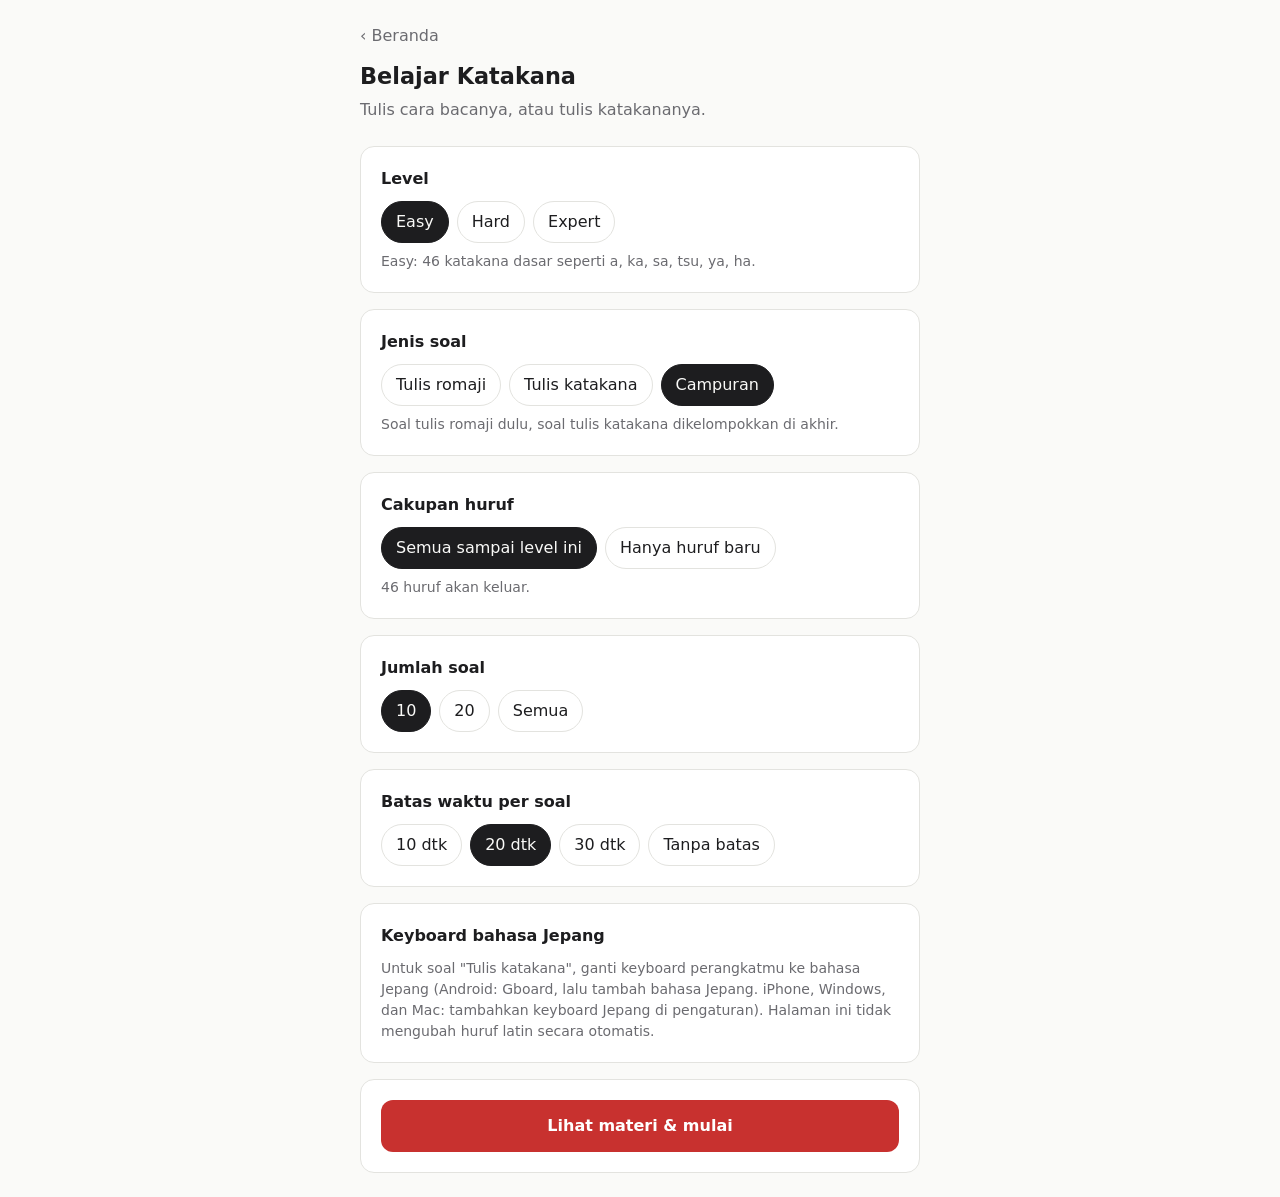
<file: belajar-katakana 2.html>
<!DOCTYPE html>
<html lang="id">
<head>
<meta charset="utf-8">
<meta name="viewport" content="width=device-width, initial-scale=1">
<title>Belajar Katakana – Easy, Hard, Expert</title>
<style>
:root{--bg:#fafaf8;--surface:#fff;--ink:#1d1d1f;--mute:#6b6b70;--line:#e3e3df;--accent:#c8312f;--accent-ink:#fff;--ok:#1f7a4d;--okbg:#e5f4ec;--bad:#b3261e;--badbg:#fbe9e7}
@media (prefers-color-scheme:dark){:root{--bg:#141415;--surface:#1d1d1f;--ink:#f1f1ee;--mute:#9a9aa0;--line:#2e2e32;--accent:#e5584f;--accent-ink:#141415;--ok:#6fd3a2;--okbg:#17302457;--bad:#ff8a80;--badbg:#3a1b1a80}}
*{box-sizing:border-box}
html,body{margin:0}
body{background:var(--bg);color:var(--ink);font:16px/1.5 system-ui,-apple-system,"Segoe UI","Noto Sans JP","Hiragino Sans",sans-serif;min-height:100vh;display:flex;justify-content:center;padding:24px 16px}
main{width:100%;max-width:560px}
h1{font-size:1.4rem;margin:0 0 4px}
.sub{color:var(--mute);margin:0 0 24px}
.back{display:inline-block;color:var(--mute);text-decoration:none;margin-bottom:12px}
.back:hover{color:var(--ink)}
.card{background:var(--surface);border:1px solid var(--line);border-radius:14px;padding:20px}
.card+.card{margin-top:16px}
h2{font-size:1rem;margin:0 0 10px}
h3{font-size:.95rem;margin:18px 0 6px}
.chips{display:flex;flex-wrap:wrap;gap:8px}
.chip{border:1px solid var(--line);background:transparent;color:var(--ink);border-radius:999px;padding:8px 14px;font:inherit;cursor:pointer}
.chip[aria-pressed=true]{background:var(--ink);color:var(--bg);border-color:var(--ink)}
a:focus-visible,button:focus-visible,.inp:focus-visible{outline:3px solid var(--accent);outline-offset:2px}
.btn{width:100%;border:0;border-radius:12px;padding:14px;font:inherit;font-weight:600;background:var(--accent);color:var(--accent-ink);cursor:pointer}
.btn.ghost{background:transparent;color:var(--ink);border:1px solid var(--line);margin-top:10px}
.btn:disabled{opacity:.4;cursor:not-allowed}
.hint{color:var(--mute);font-size:.875rem;margin:8px 0 0}
.hud{display:flex;justify-content:space-between;color:var(--mute);font-size:.9rem;margin-bottom:8px;font-variant-numeric:tabular-nums}
.bar{height:6px;background:var(--line);border-radius:3px;overflow:hidden;margin-bottom:20px}
.bar i{display:block;height:100%;width:100%;background:var(--accent);transform-origin:left}
.q{font-size:4.5rem;line-height:1.2;text-align:center;margin:12px 0 22px;font-weight:600}
.q small{display:block;font-size:.85rem;font-weight:400;color:var(--mute);margin-bottom:4px}
.inp{width:100%;border:1px solid var(--line);background:var(--surface);color:var(--ink);border-radius:12px;padding:14px;font:inherit;font-size:1.3rem;text-align:center}
.inp.ok{border-color:var(--ok);background:var(--okbg)}
.inp.bad{border-color:var(--bad);background:var(--badbg)}
.row{display:grid;grid-template-columns:2fr 1fr;gap:10px;margin-top:10px}
.row .btn{margin-top:0}
.fb{min-height:1.5em;margin:14px 0 0;text-align:center;font-weight:600}
.rd{text-align:center;color:var(--mute);margin:6px 0 12px}
.rd b{color:var(--ink);font-size:1.5rem;margin-right:6px}
.score{font-size:3.2rem;font-weight:700;text-align:center;margin:0}
.stats{display:flex;justify-content:center;gap:20px;color:var(--mute);margin:4px 0 20px;flex-wrap:wrap}
.rv{list-style:none;margin:0;padding:0}
.rv li{padding:10px 0;border-top:1px solid var(--line);display:grid;grid-template-columns:auto 1fr;gap:4px 14px}
.rv li:first-child{border-top:0}
.rv .jp{font-size:1.5rem;font-weight:600}
.rv .yes{color:var(--ok)}.rv .no{color:var(--bad);grid-column:2;font-size:.9rem}
.grid{display:grid;grid-template-columns:repeat(var(--c,5),1fr);gap:6px;margin:12px 0}
.cell{border:1px solid var(--line);border-radius:10px;padding:8px 2px;text-align:center}
.cell.e{border:0}
.cell b{display:block;font-size:1.5rem;font-weight:600}
.cell span{color:var(--mute);font-size:.8rem}
.pr{display:grid;grid-template-columns:1fr auto 1fr;gap:8px;align-items:center;text-align:center;padding:8px 0;border-top:1px solid var(--line)}
.pr b{font-size:1.4rem;letter-spacing:.12em;font-weight:600}
.pr small{display:block;color:var(--mute);font-size:.75rem}
.rules{padding-left:20px;margin:8px 0}
.rules li{margin:6px 0}
.mat p{margin:8px 0}
.kbw{margin:8px 0 0;font-size:.85rem;color:var(--mute);text-align:center;min-height:1.3em}
.kbw.warn{color:var(--bad);font-weight:600}
.hide{display:none!important}
</style>
</head>
<body>
<main>
  <a class="back" href="index.html">‹ Beranda</a>
  <h1>Belajar Katakana</h1>
  <p class="sub">Tulis cara bacanya, atau tulis katakananya.</p>

  <section id="menu">
    <div class="card"><h2>Level</h2><div class="chips" id="lv"></div><p class="hint" id="lvH"></p></div>
    <div class="card"><h2>Jenis soal</h2><div class="chips" id="ty"></div><p class="hint" id="tyH"></p></div>
    <div class="card"><h2>Cakupan huruf</h2><div class="chips" id="sc"></div><p class="hint" id="scH"></p></div>
    <div class="card"><h2>Jumlah soal</h2><div class="chips" id="ct"></div></div>
    <div class="card"><h2>Batas waktu per soal</h2><div class="chips" id="tm"></div></div>
    <div class="card"><h2>Keyboard bahasa Jepang</h2><p class="hint" style="margin-top:0">Untuk soal "Tulis katakana", ganti keyboard perangkatmu ke bahasa Jepang (Android: Gboard, lalu tambah bahasa Jepang. iPhone, Windows, dan Mac: tambahkan keyboard Jepang di pengaturan). Halaman ini tidak mengubah huruf latin secara otomatis.</p></div>
    <div class="card"><button class="btn" id="start">Lihat materi &amp; mulai</button></div>
  </section>

  <section id="mat" class="hide">
    <div class="card mat" id="matBody"></div>
    <div class="card"><button class="btn" id="go">Mengerti, mulai latihan</button><button class="btn ghost" id="mBack">Kembali ke pengaturan</button></div>
  </section>

  <section id="quiz" class="hide">
    <div class="hud"><span id="prog"></span><span id="tmr"></span><span id="scr"></span></div>
    <div class="bar" aria-hidden="true"><i id="bar"></i></div>
    <div class="card">
      <div class="q" id="q"></div>
      <input class="inp" id="ans" type="text" autocomplete="off" autocapitalize="off" autocorrect="off" spellcheck="false" aria-label="Jawabanmu">
      <p class="kbw" id="kbw" role="status"></p>
      <div class="row"><button class="btn" id="check">Periksa</button><button class="btn ghost" id="skip">Tidak tahu</button></div>
      <p class="fb" id="fb" aria-live="polite"></p>
      <p class="rd" id="rd"></p>
      <button class="btn hide" id="next">Lanjut</button>
    </div>
  </section>

  <section id="result" class="hide">
    <div class="card">
      <p class="score" id="rs"></p>
      <div class="stats" id="rstats"></div>
      <button class="btn" id="retryWrong">Ulangi huruf yang salah</button>
      <button class="btn ghost" id="again">Main lagi dengan pengaturan sama</button>
      <button class="btn ghost" id="toMenu">Kembali ke pengaturan</button>
    </div>
    <div class="card" id="rvCard"><h2>Review jawaban salah</h2><ul class="rv" id="rv"></ul></div>
  </section>
</main>

<script>
const $=s=>document.querySelector(s);
const shuffle=a=>{a=a.slice();for(let i=a.length-1;i>0;i--){const j=Math.random()*(i+1)|0;[a[i],a[j]]=[a[j],a[i]]}return a};

// romaji -> katakana
const KT={};
(()=>{const R={k:'かきくけこ',s:'さしすせそ',t:'たちつてと',n:'なにぬねの',h:'はひふへほ',m:'まみむめも',r:'らりるれろ',g:'がぎぐげご',z:'ざじずぜぞ',d:'だぢづでど',b:'ばびぶべぼ',p:'ぱぴぷぺぽ',y:'や-ゆ-よ',w:'わ---を'};
'aiueo'.split('').forEach((v,x)=>KT[v]='あいうえお'[x]);
for(const c in R)[...R[c]].forEach((ch,x)=>{if(ch!=='-')KT[c+'aiueo'[x]]=ch});
const Y={ky:'き',gy:'ぎ',ny:'に',hy:'ひ',my:'み',ry:'り',by:'び',py:'ぴ',sh:'し',ch:'ち',j:'じ',sy:'し',ty:'ち',zy:'じ',jy:'じ',cy:'ち'};
for(const c in Y)[['a','ゃ'],['u','ゅ'],['o','ょ']].forEach(([v,m])=>KT[c+v]=Y[c]+m);
Object.assign(KT,{shi:'し',chi:'ち',tsu:'つ',fu:'ふ',ji:'じ'});})();
function toKana(s,final){
  s=s.toLowerCase();let out='',i=0;
  while(i<s.length){
    const c=s[i],nx=s[i+1];
    if(!/[a-z]/.test(c)){out+=c;i++;continue}
    if(nx===c&&!'aiueon'.includes(c)){out+='っ';i++;continue}
    if(c==='n'){
      if(nx==='n'){out+='ん';i+=2;continue}
      if(nx&&!'aiueoy'.includes(nx)){out+='ん';i++;continue}
      if(!nx&&final){out+='ん';i++;continue}
    }
    let m=null;
    for(let L=3;L>=1;L--){const k=s.substr(i,L);if(KT[k]){m=[k,KT[k]];break}}
    if(m){out+=m[1];i+=m[0].length}else{out+=c;i++}
  }
  return out;
}

const toKata=s=>s.replace(/[\u3041-\u3096]/g,c=>String.fromCharCode(c.charCodeAt(0)+0x60));
// data huruf per level
const LV={
1:'a i u e o ka ki ku ke ko sa shi su se so ta chi tsu te to na ni nu ne no ha hi fu he ho ma mi mu me mo ya yu yo ra ri ru re ro wa wo n',
2:'ga gi gu ge go za ji zu ze zo da de do ba bi bu be bo pa pi pu pe po',
3:'kya kyu kyo sha shu sho cha chu cho nya nyu nyo hya hyu hyo mya myu myo rya ryu ryo gya gyu gyo ja ju jo bya byu byo pya pyu pyo'};
const ALL=[];for(const L in LV)LV[L].split(' ').forEach(r=>ALL.push({r,k:toKata(toKana(r,true)),L:+L}));

// materi
const chart=(str,c)=>`<div class="grid" style="--c:${c}">${str.split(' ').map(r=>r==='-'?'<div class="cell e"></div>':`<div class="cell"><b>${toKata(toKana(r,true))}</b><span>${r}</span></div>`).join('')}</div>`;
const pair=(a,b,x,y)=>`<div class="pr"><div><b>${a}</b><small>${x}</small></div><i>→</i><div><b>${b}</b><small>${y}</small></div></div>`;
const MAT={
1:()=>`<h2>Materi Easy: katakana dasar</h2>
<p>Katakana dasar ada 46 huruf. Setiap huruf mewakili satu suku kata, kecuali ん (n) yang berdiri sendiri.</p>
${chart('a i u e o ka ki ku ke ko sa shi su se so ta chi tsu te to na ni nu ne no ha hi fu he ho ma mi mu me mo ya - yu - yo ra ri ru re ro wa - - - wo n - - - -',5)}
<h3>Perhatikan bacaan khusus</h3>
<ul class="rules"><li>し = <b>shi</b>, ち = <b>chi</b>, つ = <b>tsu</b>, ふ = <b>fu</b></li><li>を ditulis <b>wo</b> tetapi dibaca "o". Di latihan, jawaban <b>wo</b> atau <b>o</b> sama-sama diterima.</li><li>Baris ya hanya punya ya, yu, yo. Baris wa hanya punya wa dan wo.</li></ul>
<h3>Kapan katakana dipakai?</h3>
<p>Katakana dipakai untuk kata serapan dan nama asing, misalnya コーヒー (kōhī, kopi), テレビ (terebi, televisi), dan パン (pan, roti). Bunyinya sama dengan katakana, hanya bentuknya lebih bersudut.</p>
<h3>Hati-hati, bentuknya mirip</h3>
<ul class="rules"><li>Coretan panjang <b>シ</b> (shi) dan <b>ン</b> (n) naik ke kanan.</li><li>Coretan panjang <b>ツ</b> (tsu) dan <b>ソ</b> (so) turun ke kiri.</li></ul>`,
2:()=>`<h2>Materi Hard: tenten (゛) dan maru (゜)</h2>
<p>Dua tanda kecil ini mengubah bunyi huruf yang sudah kamu kenal. Bentuk hurufnya sama, hanya bunyinya berubah.</p>
<h3>Tenten ゛ (dakuten): bunyi jadi lebih "berat"</h3>
<ul class="rules"><li>Hanya huruf baris <b>K, S, T, H</b> yang bisa diberi tenten: か き く け こ, さ し す せ そ, た ち つ て と, は ひ ふ へ ほ.</li><li><b>あ い う え お</b> tidak bisa diberi tenten. Baris na, ma, ya, ra, wa, dan ん juga tidak bisa.</li></ul>
${pair('かきくけこ','がぎぐげご','ka ki ku ke ko','ga gi gu ge go')}
${pair('さしすせそ','ざじずぜぞ','sa shi su se so','za ji zu ze zo')}
${pair('たちつてと','だぢづでど','ta chi tsu te to','da ji zu de do')}
${pair('はひふへほ','ばびぶべぼ','ha hi fu he ho','ba bi bu be bo')}
<h3>Maru ゜ (handakuten): hanya untuk baris H</h3>
<ul class="rules"><li>Hanya <b>は ひ ふ へ ほ</b> yang bisa diberi maru, dan bunyinya berubah dari h menjadi p.</li><li>Baris H adalah satu-satunya baris yang bisa diberi tenten maupun maru.</li></ul>
${pair('はひふへほ','ぱぴぷぺぽ','ha hi fu he ho','pa pi pu pe po')}
<h3>Catatan</h3>
<p>ぢ dan づ bunyinya sama dengan じ dan ず, dan jarang dipakai. Keduanya tidak keluar di latihan ini.</p>
<h3>Huruf baru di level ini</h3>${chart('ga gi gu ge go za ji zu ze zo da - - de do ba bi bu be bo pa pi pu pe po',5)}`,
3:()=>`<h2>Materi Expert: kombo ya, yu, yo</h2>
<p>Huruf berakhiran <b>i</b> bisa digabung dengan ゃ ゅ ょ yang ditulis <b>kecil</b>. Hasilnya satu suku kata, bukan dua. き + ゃ = きゃ dibaca <b>kya</b>, bukan "ki-ya".</p>
<ul class="rules"><li>Yang bisa dikombo: <b>き し ち に ひ み り</b>, dan yang bertenten/bermaru: <b>ぎ じ び ぴ</b>.</li><li><b>い</b> sendiri tidak bisa dikombo. Huruf yang tidak berakhiran i (か, さ, た, dan seterusnya) juga tidak bisa.</li><li>ゃ ゅ ょ harus kecil. Kalau besar (や ゆ よ), artinya dua suku kata: きや = ki-ya.</li><li>Tenten dan maru ikut dibawa: ぎゃ gya, びゃ bya, ぴゃ pya.</li><li>Bacaan khusus: しゃ = <b>sha</b>, ちゃ = <b>cha</b>, じゃ = <b>ja</b> (bukan "jya").</li></ul>
<h3>Daftar kombo</h3>${chart(LV[3],3)}
<h3>Tambahan khusus katakana (tidak keluar di latihan)</h3>
<ul class="rules"><li>Tanda <b>ー</b> memanjangkan vokal: コーヒー = kōhī, ビール = bīru.</li><li><b>ッ</b> kecil menggandakan konsonan berikutnya: ベッド = beddo.</li><li>Bunyi serapan: ファ fa, フィ fi, ティ ti, ディ di, ウィ wi, ヴ vu.</li></ul>`};

// pengaturan
const cfg={lv:1,ty:'mix',sc:'all',ct:10,tm:20};
const LH={1:'Easy: 46 katakana dasar seperti a, ka, sa, tsu, ya, ha.',2:'Hard: Easy + tenten (゛) dan maru (゜) seperti ga, za, ba, pa. Ada materi dulu.',3:'Expert: Hard + kombo ya/yu/yo seperti kya, sha, cha, ja, byo. Ada materi dulu.'};
const TH={ro:'Lihat katakana, tulis cara bacanya (romaji).',hi:'Lihat romaji, tulis katakananya dengan keyboard bahasa Jepang.',mix:'Soal tulis romaji dulu, soal tulis katakana dikelompokkan di akhir.'};
function chips(el,items,key){
  const box=$(el);box.innerHTML='';
  items.forEach(([v,label])=>{
    const b=document.createElement('button');b.className='chip';b.textContent=label;
    b.setAttribute('aria-pressed',cfg[key]===v);
    b.onclick=()=>{cfg[key]=v;menu()};box.appendChild(b);
  });
}
const pool=()=>ALL.filter(x=>cfg.sc==='new'?x.L===cfg.lv:x.L<=cfg.lv);
function menu(){
  chips('#lv',[[1,'Easy'],[2,'Hard'],[3,'Expert']],'lv');$('#lvH').textContent=LH[cfg.lv];
  chips('#ty',[['ro','Tulis romaji'],['hi','Tulis katakana'],['mix','Campuran']],'ty');$('#tyH').textContent=TH[cfg.ty];
  chips('#sc',[['all','Semua sampai level ini'],['new','Hanya huruf baru']],'sc');
  $('#scH').textContent=`${pool().length} huruf akan keluar.`;
  chips('#ct',[[10,'10'],[20,'20'],[0,'Semua']],'ct');
  chips('#tm',[[10,'10 dtk'],[20,'20 dtk'],[30,'30 dtk'],[0,'Tanpa batas']],'tm');
}
const show=id=>['menu','mat','quiz','result'].forEach(s=>$('#'+s).classList.toggle('hide',s!==id));

// kuis
let types=[],deck=[],i=0,score=0,wrong=[],locked=false,timer=null,left=0,t0=0,cur='ro';
const buildDeck=()=>{const p=shuffle(pool());return cfg.ct?p.slice(0,cfg.ct):p};
const planTypes=n=>cfg.ty==='mix'?Array.from({length:n},(_,k)=>k<Math.ceil(n/2)?'ro':'hi'):Array(n).fill(cfg.ty);
function begin(d){deck=d;types=planTypes(d.length);i=0;score=0;wrong=[];t0=Date.now();show('quiz');ask()}
function ask(){
  locked=false;const w=deck[i];
  cur=types[i];
  $('#prog').textContent=`Soal ${i+1}/${deck.length}`;$('#scr').textContent=`Skor ${score}`;
  const q=$('#q');q.innerHTML=`<small>${cur==='ro'?'Tulis cara bacanya (romaji)':'Tulis dalam katakana'}</small><span></span>`;
  q.lastChild.textContent=cur==='ro'?w.k:w.r;
  $('#fb').textContent='';$('#rd').textContent='';
  $('#next').classList.add('hide');
  const inp=$('#ans');inp.value='';inp.disabled=false;inp.className='inp';inp.lang=cur==='hi'?'ja':'en';kbNote(false);
  $('#check').disabled=false;$('#skip').disabled=false;inp.focus();
  startTimer();
}
function startTimer(){
  clearInterval(timer);
  const bar=$('#bar');bar.style.transition='none';bar.style.transform='scaleX(1)';
  if(!cfg.tm){$('#tmr').textContent='';return}
  left=cfg.tm;$('#tmr').textContent=`${left} dtk`;
  requestAnimationFrame(()=>requestAnimationFrame(()=>{bar.style.transition=`transform ${cfg.tm}s linear`;bar.style.transform='scaleX(0)'}));
  timer=setInterval(()=>{left--;$('#tmr').textContent=`${Math.max(left,0)} dtk`;if(left<=0){clearInterval(timer);answer(false,true)}},1000);
}
const kbBad=v=>cur==='hi'?/[A-Za-z]/.test(v):/[^\x00-\x7f]/.test(v);
function kbNote(warn){
  const el=$('#kbw');el.classList.toggle('warn',!!warn);
  el.textContent=cur==='hi'
    ?(warn?'Terdeteksi huruf latin. Ganti keyboard ke bahasa Jepang, lalu ketik ulang.':'Pakai keyboard bahasa Jepang dan ketik dalam katakana. Pilih bentuk katakana dari saran kata.')
    :(warn?'Terdeteksi huruf Jepang. Ganti keyboard ke huruf latin, lalu ketik ulang.':'Pakai keyboard huruf latin (bukan keyboard Jepang).');
}
function check(skip){
  if(locked)return;const w=deck[i],inp=$('#ans');
  const v=inp.value.trim().replace(/\s+/g,'');
  if(!skip&&kbBad(v)){kbNote(true);inp.focus();return}
  let ok=false;
  if(!skip){
    if(cur==='hi')ok=v===w.k;
    else{const l=v.toLowerCase();ok=toKata(toKana(l,true))===w.k||(w.k==='ヲ'&&l==='o')}
  }
  answer(ok,false,skip?'':v);
}
function answer(ok,timeout,given){
  if(locked)return;locked=true;clearInterval(timer);
  const bar=$('#bar');bar.style.transform=getComputedStyle(bar).transform;bar.style.transition='none';
  const w=deck[i],inp=$('#ans'),g=given!==undefined?given:inp.value;
  inp.disabled=true;inp.classList.add(ok?'ok':'bad');$('#check').disabled=true;$('#skip').disabled=true;
  const fb=$('#fb');
  if(ok){score++;fb.textContent='Benar!';fb.style.color='var(--ok)'}
  else{wrong.push({w,timeout:!!timeout,given:g});fb.textContent=timeout?'Waktu habis.':'Kurang tepat.';fb.style.color='var(--bad)'}
  const rd=$('#rd');rd.innerHTML='<b></b><span></span>';rd.firstChild.textContent=w.k;rd.lastChild.textContent=`dibaca ${w.r}`;
  $('#scr').textContent=`Skor ${score}`;
  const n=$('#next');n.textContent=i+1<deck.length?'Lanjut':'Lihat hasil';n.classList.remove('hide');n.focus();
}
function next(){if(i+1<deck.length){i++;ask()}else finish()}
function finish(){
  clearInterval(timer);
  const pct=Math.round(score/deck.length*100),sec=Math.round((Date.now()-t0)/1000);
  $('#rs').textContent=`${score}/${deck.length}`;
  $('#rstats').innerHTML=`<span>Akurasi ${pct}%</span><span>Waktu ${Math.floor(sec/60)}m ${sec%60}d</span><span>Rata-rata ${(sec/deck.length).toFixed(1)} dtk/soal</span>`;
  const rv=$('#rv');rv.innerHTML='';
  wrong.forEach(({w,timeout,given})=>{
    const li=document.createElement('li');
    li.innerHTML='<span class="jp"></span><span class="yes"></span><span class="no"></span>';
    li.querySelector('.jp').textContent=w.k;li.querySelector('.yes').textContent=`dibaca ${w.r}`;
    li.querySelector('.no').textContent=timeout?'Waktu habis':(given?`Jawabanmu: ${given}`:'Dilewati');
    rv.appendChild(li);
  });
  $('#rvCard').classList.toggle('hide',!wrong.length);
  $('#retryWrong').classList.toggle('hide',!wrong.length);
  show('result');
}
$('#start').onclick=()=>{$('#matBody').innerHTML=toKata(MAT[cfg.lv]());show('mat');scrollTo(0,0)};
$('#mBack').onclick=()=>show('menu');
$('#go').onclick=()=>begin(buildDeck());
$('#next').onclick=next;
$('#check').onclick=()=>check();
$('#skip').onclick=()=>check(true);
$('#retryWrong').onclick=()=>begin(shuffle(wrong.map(x=>x.w)));
$('#again').onclick=()=>begin(buildDeck());
$('#toMenu').onclick=()=>show('menu');
$('#ans').addEventListener('keydown',e=>{if(e.key==='Enter'&&!e.isComposing&&e.keyCode!==229){e.preventDefault();check()}});
$('#ans').addEventListener('input',e=>{if(!e.isComposing)kbNote(kbBad(e.target.value))});
$('#ans').addEventListener('compositionend',e=>kbNote(kbBad(e.target.value)));
document.addEventListener('keydown',e=>{
  if($('#quiz').classList.contains('hide')||e.target.id==='ans')return;
  if(e.key==='Enter'&&locked){e.preventDefault();next()}
});
menu();
</script>
</body>
</html>
</file>
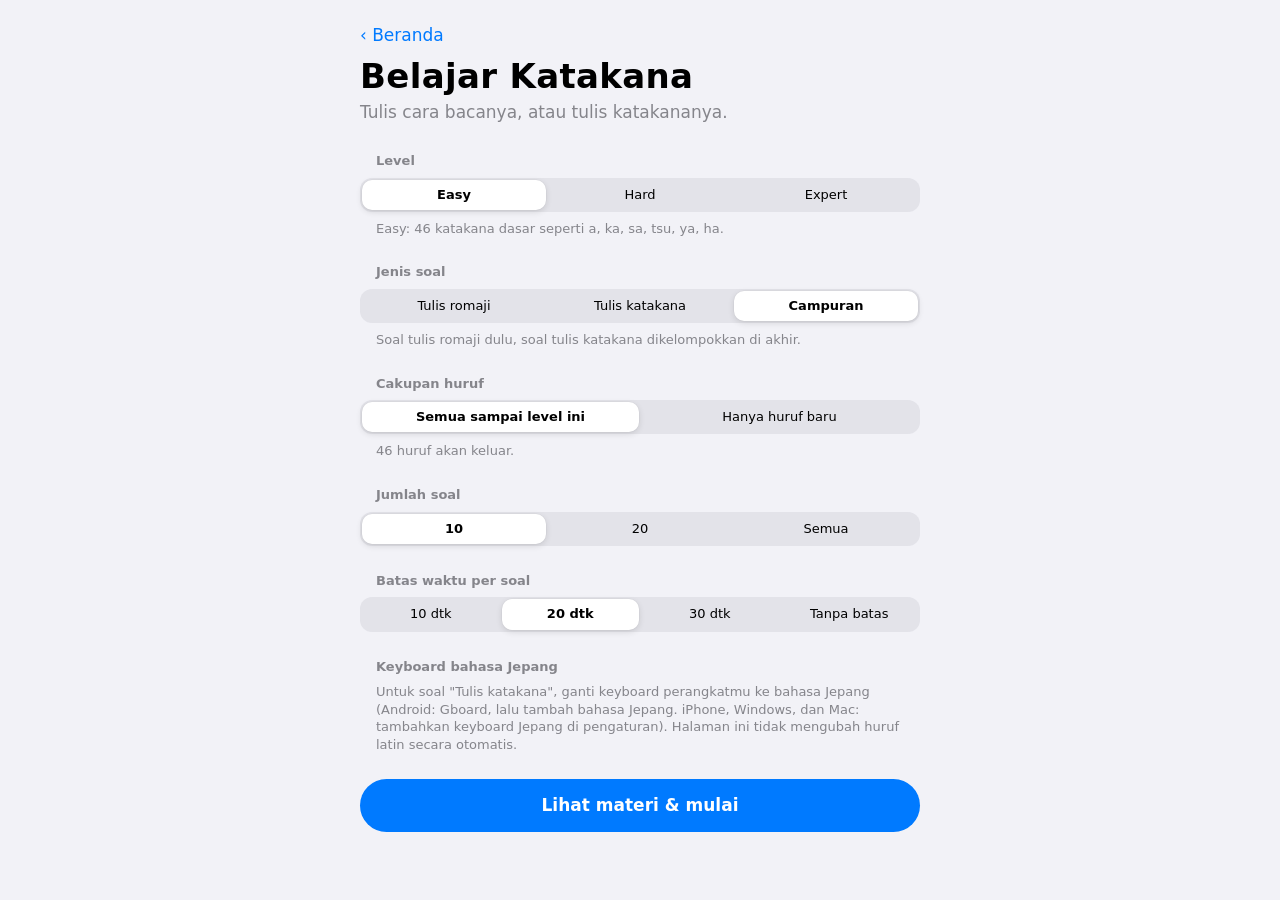
<file: belajar-katakana.html>
<!DOCTYPE html>
<html lang="id">
<head>
<meta charset="utf-8">
<meta name="viewport" content="width=device-width, initial-scale=1, viewport-fit=cover">
<title>Belajar Katakana – Easy, Hard, Expert</title>
<link rel="stylesheet" href="ios.css">
<style>:root{--accent:#007aff;--accent-ink:#fff}@media (prefers-color-scheme:dark){:root{--accent:#0a84ff;--accent-ink:#fff}}.q{font-size:4.5rem;line-height:1.2}.rv .jp{font-size:1.5rem}.rd b{font-size:1.5rem}.inp{font-size:1.3rem}</style>
<meta name="theme-color" content="#f2f2f7" media="(prefers-color-scheme: light)">
<meta name="theme-color" content="#000000" media="(prefers-color-scheme: dark)">
</head>
<body>
<main>
  <a class="back" href="index.html">‹ Beranda</a>
  <h1>Belajar Katakana</h1>
  <p class="sub">Tulis cara bacanya, atau tulis katakananya.</p>

  <section id="menu">
    <div class="card"><h2>Level</h2><div class="chips" id="lv"></div><p class="hint" id="lvH"></p></div>
    <div class="card"><h2>Jenis soal</h2><div class="chips" id="ty"></div><p class="hint" id="tyH"></p></div>
    <div class="card"><h2>Cakupan huruf</h2><div class="chips" id="sc"></div><p class="hint" id="scH"></p></div>
    <div class="card"><h2>Jumlah soal</h2><div class="chips" id="ct"></div></div>
    <div class="card"><h2>Batas waktu per soal</h2><div class="chips" id="tm"></div></div>
    <div class="card"><h2>Keyboard bahasa Jepang</h2><p class="hint" style="margin-top:0">Untuk soal "Tulis katakana", ganti keyboard perangkatmu ke bahasa Jepang (Android: Gboard, lalu tambah bahasa Jepang. iPhone, Windows, dan Mac: tambahkan keyboard Jepang di pengaturan). Halaman ini tidak mengubah huruf latin secara otomatis.</p></div>
    <div class="card"><button class="btn" id="start">Lihat materi &amp; mulai</button></div>
  </section>

  <section id="mat" class="hide">
    <div class="card mat" id="matBody"></div>
    <div class="card"><button class="btn" id="go">Mengerti, mulai latihan</button><button class="btn ghost" id="mBack">Kembali ke pengaturan</button></div>
  </section>

  <section id="quiz" class="hide">
    <div class="hud"><span id="prog"></span><span id="tmr"></span><span id="scr"></span></div>
    <div class="bar" aria-hidden="true"><i id="bar"></i></div>
    <div class="card">
      <div class="q" id="q"></div>
      <input class="inp" id="ans" type="text" autocomplete="off" autocapitalize="off" autocorrect="off" spellcheck="false" aria-label="Jawabanmu">
      <p class="kbw" id="kbw" role="status"></p>
      <div class="row"><button class="btn" id="check">Periksa</button><button class="btn ghost" id="skip">Tidak tahu</button></div>
      <p class="fb" id="fb" aria-live="polite"></p>
      <p class="rd" id="rd"></p>
      <button class="btn hide" id="next">Lanjut</button>
    </div>
  </section>

  <section id="result" class="hide">
    <div class="card">
      <p class="score" id="rs"></p>
      <div class="stats" id="rstats"></div>
      <button class="btn" id="retryWrong">Ulangi huruf yang salah</button>
      <button class="btn ghost" id="again">Main lagi dengan pengaturan sama</button>
      <button class="btn ghost" id="toMenu">Kembali ke pengaturan</button>
    </div>
    <div class="card" id="rvCard"><h2>Review jawaban salah</h2><ul class="rv" id="rv"></ul></div>
  </section>
</main>

<script>
const $=s=>document.querySelector(s);
const shuffle=a=>{a=a.slice();for(let i=a.length-1;i>0;i--){const j=Math.random()*(i+1)|0;[a[i],a[j]]=[a[j],a[i]]}return a};

// romaji -> katakana
const KT={};
(()=>{const R={k:'かきくけこ',s:'さしすせそ',t:'たちつてと',n:'なにぬねの',h:'はひふへほ',m:'まみむめも',r:'らりるれろ',g:'がぎぐげご',z:'ざじずぜぞ',d:'だぢづでど',b:'ばびぶべぼ',p:'ぱぴぷぺぽ',y:'や-ゆ-よ',w:'わ---を'};
'aiueo'.split('').forEach((v,x)=>KT[v]='あいうえお'[x]);
for(const c in R)[...R[c]].forEach((ch,x)=>{if(ch!=='-')KT[c+'aiueo'[x]]=ch});
const Y={ky:'き',gy:'ぎ',ny:'に',hy:'ひ',my:'み',ry:'り',by:'び',py:'ぴ',sh:'し',ch:'ち',j:'じ',sy:'し',ty:'ち',zy:'じ',jy:'じ',cy:'ち'};
for(const c in Y)[['a','ゃ'],['u','ゅ'],['o','ょ']].forEach(([v,m])=>KT[c+v]=Y[c]+m);
Object.assign(KT,{shi:'し',chi:'ち',tsu:'つ',fu:'ふ',ji:'じ'});})();
function toKana(s,final){
  s=s.toLowerCase();let out='',i=0;
  while(i<s.length){
    const c=s[i],nx=s[i+1];
    if(!/[a-z]/.test(c)){out+=c;i++;continue}
    if(nx===c&&!'aiueon'.includes(c)){out+='っ';i++;continue}
    if(c==='n'){
      if(nx==='n'){out+='ん';i+=2;continue}
      if(nx&&!'aiueoy'.includes(nx)){out+='ん';i++;continue}
      if(!nx&&final){out+='ん';i++;continue}
    }
    let m=null;
    for(let L=3;L>=1;L--){const k=s.substr(i,L);if(KT[k]){m=[k,KT[k]];break}}
    if(m){out+=m[1];i+=m[0].length}else{out+=c;i++}
  }
  return out;
}

const toKata=s=>s.replace(/[\u3041-\u3096]/g,c=>String.fromCharCode(c.charCodeAt(0)+0x60));
// data huruf per level
const LV={
1:'a i u e o ka ki ku ke ko sa shi su se so ta chi tsu te to na ni nu ne no ha hi fu he ho ma mi mu me mo ya yu yo ra ri ru re ro wa wo n',
2:'ga gi gu ge go za ji zu ze zo da de do ba bi bu be bo pa pi pu pe po',
3:'kya kyu kyo sha shu sho cha chu cho nya nyu nyo hya hyu hyo mya myu myo rya ryu ryo gya gyu gyo ja ju jo bya byu byo pya pyu pyo'};
const ALL=[];for(const L in LV)LV[L].split(' ').forEach(r=>ALL.push({r,k:toKata(toKana(r,true)),L:+L}));

// materi
const chart=(str,c)=>`<div class="grid" style="--c:${c}">${str.split(' ').map(r=>r==='-'?'<div class="cell e"></div>':`<div class="cell"><b>${toKata(toKana(r,true))}</b><span>${r}</span></div>`).join('')}</div>`;
const pair=(a,b,x,y)=>`<div class="pr"><div><b>${a}</b><small>${x}</small></div><i>→</i><div><b>${b}</b><small>${y}</small></div></div>`;
const MAT={
1:()=>`<h2>Materi Easy: katakana dasar</h2>
<p>Katakana dasar ada 46 huruf. Setiap huruf mewakili satu suku kata, kecuali ん (n) yang berdiri sendiri.</p>
${chart('a i u e o ka ki ku ke ko sa shi su se so ta chi tsu te to na ni nu ne no ha hi fu he ho ma mi mu me mo ya - yu - yo ra ri ru re ro wa - - - wo n - - - -',5)}
<h3>Perhatikan bacaan khusus</h3>
<ul class="rules"><li>し = <b>shi</b>, ち = <b>chi</b>, つ = <b>tsu</b>, ふ = <b>fu</b></li><li>を ditulis <b>wo</b> tetapi dibaca "o". Di latihan, jawaban <b>wo</b> atau <b>o</b> sama-sama diterima.</li><li>Baris ya hanya punya ya, yu, yo. Baris wa hanya punya wa dan wo.</li></ul>
<h3>Kapan katakana dipakai?</h3>
<p>Katakana dipakai untuk kata serapan dan nama asing, misalnya コーヒー (kōhī, kopi), テレビ (terebi, televisi), dan パン (pan, roti). Bunyinya sama dengan katakana, hanya bentuknya lebih bersudut.</p>
<h3>Hati-hati, bentuknya mirip</h3>
<ul class="rules"><li>Coretan panjang <b>シ</b> (shi) dan <b>ン</b> (n) naik ke kanan.</li><li>Coretan panjang <b>ツ</b> (tsu) dan <b>ソ</b> (so) turun ke kiri.</li></ul>`,
2:()=>`<h2>Materi Hard: tenten (゛) dan maru (゜)</h2>
<p>Dua tanda kecil ini mengubah bunyi huruf yang sudah kamu kenal. Bentuk hurufnya sama, hanya bunyinya berubah.</p>
<h3>Tenten ゛ (dakuten): bunyi jadi lebih "berat"</h3>
<ul class="rules"><li>Hanya huruf baris <b>K, S, T, H</b> yang bisa diberi tenten: か き く け こ, さ し す せ そ, た ち つ て と, は ひ ふ へ ほ.</li><li><b>あ い う え お</b> tidak bisa diberi tenten. Baris na, ma, ya, ra, wa, dan ん juga tidak bisa.</li></ul>
${pair('かきくけこ','がぎぐげご','ka ki ku ke ko','ga gi gu ge go')}
${pair('さしすせそ','ざじずぜぞ','sa shi su se so','za ji zu ze zo')}
${pair('たちつてと','だぢづでど','ta chi tsu te to','da ji zu de do')}
${pair('はひふへほ','ばびぶべぼ','ha hi fu he ho','ba bi bu be bo')}
<h3>Maru ゜ (handakuten): hanya untuk baris H</h3>
<ul class="rules"><li>Hanya <b>は ひ ふ へ ほ</b> yang bisa diberi maru, dan bunyinya berubah dari h menjadi p.</li><li>Baris H adalah satu-satunya baris yang bisa diberi tenten maupun maru.</li></ul>
${pair('はひふへほ','ぱぴぷぺぽ','ha hi fu he ho','pa pi pu pe po')}
<h3>Catatan</h3>
<p>ぢ dan づ bunyinya sama dengan じ dan ず, dan jarang dipakai. Keduanya tidak keluar di latihan ini.</p>
<h3>Huruf baru di level ini</h3>${chart('ga gi gu ge go za ji zu ze zo da - - de do ba bi bu be bo pa pi pu pe po',5)}`,
3:()=>`<h2>Materi Expert: kombo ya, yu, yo</h2>
<p>Huruf berakhiran <b>i</b> bisa digabung dengan ゃ ゅ ょ yang ditulis <b>kecil</b>. Hasilnya satu suku kata, bukan dua. き + ゃ = きゃ dibaca <b>kya</b>, bukan "ki-ya".</p>
<ul class="rules"><li>Yang bisa dikombo: <b>き し ち に ひ み り</b>, dan yang bertenten/bermaru: <b>ぎ じ び ぴ</b>.</li><li><b>い</b> sendiri tidak bisa dikombo. Huruf yang tidak berakhiran i (か, さ, た, dan seterusnya) juga tidak bisa.</li><li>ゃ ゅ ょ harus kecil. Kalau besar (や ゆ よ), artinya dua suku kata: きや = ki-ya.</li><li>Tenten dan maru ikut dibawa: ぎゃ gya, びゃ bya, ぴゃ pya.</li><li>Bacaan khusus: しゃ = <b>sha</b>, ちゃ = <b>cha</b>, じゃ = <b>ja</b> (bukan "jya").</li></ul>
<h3>Daftar kombo</h3>${chart(LV[3],3)}
<h3>Tambahan khusus katakana (tidak keluar di latihan)</h3>
<ul class="rules"><li>Tanda <b>ー</b> memanjangkan vokal: コーヒー = kōhī, ビール = bīru.</li><li><b>ッ</b> kecil menggandakan konsonan berikutnya: ベッド = beddo.</li><li>Bunyi serapan: ファ fa, フィ fi, ティ ti, ディ di, ウィ wi, ヴ vu.</li></ul>`};

// pengaturan
const cfg={lv:1,ty:'mix',sc:'all',ct:10,tm:20};
const LH={1:'Easy: 46 katakana dasar seperti a, ka, sa, tsu, ya, ha.',2:'Hard: Easy + tenten (゛) dan maru (゜) seperti ga, za, ba, pa. Ada materi dulu.',3:'Expert: Hard + kombo ya/yu/yo seperti kya, sha, cha, ja, byo. Ada materi dulu.'};
const TH={ro:'Lihat katakana, tulis cara bacanya (romaji).',hi:'Lihat romaji, tulis katakananya dengan keyboard bahasa Jepang.',mix:'Soal tulis romaji dulu, soal tulis katakana dikelompokkan di akhir.'};
function chips(el,items,key){
  const box=$(el);box.innerHTML='';
  items.forEach(([v,label])=>{
    const b=document.createElement('button');b.className='chip';b.textContent=label;
    b.setAttribute('aria-pressed',cfg[key]===v);
    b.onclick=()=>{cfg[key]=v;menu()};box.appendChild(b);
  });
}
const pool=()=>ALL.filter(x=>cfg.sc==='new'?x.L===cfg.lv:x.L<=cfg.lv);
function menu(){
  chips('#lv',[[1,'Easy'],[2,'Hard'],[3,'Expert']],'lv');$('#lvH').textContent=LH[cfg.lv];
  chips('#ty',[['ro','Tulis romaji'],['hi','Tulis katakana'],['mix','Campuran']],'ty');$('#tyH').textContent=TH[cfg.ty];
  chips('#sc',[['all','Semua sampai level ini'],['new','Hanya huruf baru']],'sc');
  $('#scH').textContent=`${pool().length} huruf akan keluar.`;
  chips('#ct',[[10,'10'],[20,'20'],[0,'Semua']],'ct');
  chips('#tm',[[10,'10 dtk'],[20,'20 dtk'],[30,'30 dtk'],[0,'Tanpa batas']],'tm');
}
const show=id=>['menu','mat','quiz','result'].forEach(s=>$('#'+s).classList.toggle('hide',s!==id));

// kuis
let types=[],deck=[],i=0,score=0,wrong=[],locked=false,timer=null,left=0,t0=0,cur='ro';
const buildDeck=()=>{const p=shuffle(pool());return cfg.ct?p.slice(0,cfg.ct):p};
const planTypes=n=>cfg.ty==='mix'?Array.from({length:n},(_,k)=>k<Math.ceil(n/2)?'ro':'hi'):Array(n).fill(cfg.ty);
function begin(d){deck=d;types=planTypes(d.length);i=0;score=0;wrong=[];t0=Date.now();show('quiz');ask()}
function ask(){
  locked=false;const w=deck[i];
  cur=types[i];
  $('#prog').textContent=`Soal ${i+1}/${deck.length}`;$('#scr').textContent=`Skor ${score}`;
  const q=$('#q');q.innerHTML=`<small>${cur==='ro'?'Tulis cara bacanya (romaji)':'Tulis dalam katakana'}</small><span></span>`;
  q.lastChild.textContent=cur==='ro'?w.k:w.r;
  $('#fb').textContent='';$('#rd').textContent='';
  $('#next').classList.add('hide');
  const inp=$('#ans');inp.value='';inp.disabled=false;inp.className='inp';inp.lang=cur==='hi'?'ja':'en';kbNote(false);
  $('#check').disabled=false;$('#skip').disabled=false;inp.focus();
  startTimer();
}
function startTimer(){
  clearInterval(timer);
  const bar=$('#bar');bar.style.transition='none';bar.style.transform='scaleX(1)';
  if(!cfg.tm){$('#tmr').textContent='';return}
  left=cfg.tm;$('#tmr').textContent=`${left} dtk`;
  requestAnimationFrame(()=>requestAnimationFrame(()=>{bar.style.transition=`transform ${cfg.tm}s linear`;bar.style.transform='scaleX(0)'}));
  timer=setInterval(()=>{left--;$('#tmr').textContent=`${Math.max(left,0)} dtk`;if(left<=0){clearInterval(timer);answer(false,true)}},1000);
}
const kbBad=v=>cur==='hi'?/[A-Za-z]/.test(v):/[^\x00-\x7f]/.test(v);
function kbNote(warn){
  const el=$('#kbw');el.classList.toggle('warn',!!warn);
  el.textContent=cur==='hi'
    ?(warn?'Terdeteksi huruf latin. Ganti keyboard ke bahasa Jepang, lalu ketik ulang.':'Pakai keyboard bahasa Jepang dan ketik dalam katakana. Pilih bentuk katakana dari saran kata.')
    :(warn?'Terdeteksi huruf Jepang. Ganti keyboard ke huruf latin, lalu ketik ulang.':'Pakai keyboard huruf latin (bukan keyboard Jepang).');
}
function check(skip){
  if(locked)return;const w=deck[i],inp=$('#ans');
  const v=inp.value.trim().replace(/\s+/g,'');
  if(!skip&&kbBad(v)){kbNote(true);inp.focus();return}
  let ok=false;
  if(!skip){
    if(cur==='hi')ok=v===w.k;
    else{const l=v.toLowerCase();ok=toKata(toKana(l,true))===w.k||(w.k==='ヲ'&&l==='o')}
  }
  answer(ok,false,skip?'':v);
}
function answer(ok,timeout,given){
  if(locked)return;locked=true;clearInterval(timer);
  const bar=$('#bar');bar.style.transform=getComputedStyle(bar).transform;bar.style.transition='none';
  const w=deck[i],inp=$('#ans'),g=given!==undefined?given:inp.value;
  inp.disabled=true;inp.classList.add(ok?'ok':'bad');$('#check').disabled=true;$('#skip').disabled=true;
  const fb=$('#fb');
  if(ok){score++;fb.textContent='Benar!';fb.style.color='var(--ok)'}
  else{wrong.push({w,timeout:!!timeout,given:g});fb.textContent=timeout?'Waktu habis.':'Kurang tepat.';fb.style.color='var(--bad)'}
  const rd=$('#rd');rd.innerHTML='<b></b><span></span>';rd.firstChild.textContent=w.k;rd.lastChild.textContent=`dibaca ${w.r}`;
  $('#scr').textContent=`Skor ${score}`;
  const n=$('#next');n.textContent=i+1<deck.length?'Lanjut':'Lihat hasil';n.classList.remove('hide');n.focus();
}
function next(){if(i+1<deck.length){i++;ask()}else finish()}
function finish(){
  clearInterval(timer);
  const pct=Math.round(score/deck.length*100),sec=Math.round((Date.now()-t0)/1000);
  $('#rs').textContent=`${score}/${deck.length}`;
  $('#rstats').innerHTML=`<span>Akurasi ${pct}%</span><span>Waktu ${Math.floor(sec/60)}m ${sec%60}d</span><span>Rata-rata ${(sec/deck.length).toFixed(1)} dtk/soal</span>`;
  const rv=$('#rv');rv.innerHTML='';
  wrong.forEach(({w,timeout,given})=>{
    const li=document.createElement('li');
    li.innerHTML='<span class="jp"></span><span class="yes"></span><span class="no"></span>';
    li.querySelector('.jp').textContent=w.k;li.querySelector('.yes').textContent=`dibaca ${w.r}`;
    li.querySelector('.no').textContent=timeout?'Waktu habis':(given?`Jawabanmu: ${given}`:'Dilewati');
    rv.appendChild(li);
  });
  $('#rvCard').classList.toggle('hide',!wrong.length);
  $('#retryWrong').classList.toggle('hide',!wrong.length);
  show('result');
}
$('#start').onclick=()=>{$('#matBody').innerHTML=toKata(MAT[cfg.lv]());show('mat');scrollTo(0,0)};
$('#mBack').onclick=()=>show('menu');
$('#go').onclick=()=>begin(buildDeck());
$('#next').onclick=next;
$('#check').onclick=()=>check();
$('#skip').onclick=()=>check(true);
$('#retryWrong').onclick=()=>begin(shuffle(wrong.map(x=>x.w)));
$('#again').onclick=()=>begin(buildDeck());
$('#toMenu').onclick=()=>show('menu');
$('#ans').addEventListener('keydown',e=>{if(e.key==='Enter'&&!e.isComposing&&e.keyCode!==229){e.preventDefault();check()}});
$('#ans').addEventListener('input',e=>{if(!e.isComposing)kbNote(kbBad(e.target.value))});
$('#ans').addEventListener('compositionend',e=>kbNote(kbBad(e.target.value)));
document.addEventListener('keydown',e=>{
  if($('#quiz').classList.contains('hide')||e.target.id==='ans')return;
  if(e.key==='Enter'&&locked){e.preventDefault();next()}
});
menu();
</script>
</body>
</html>
</file>
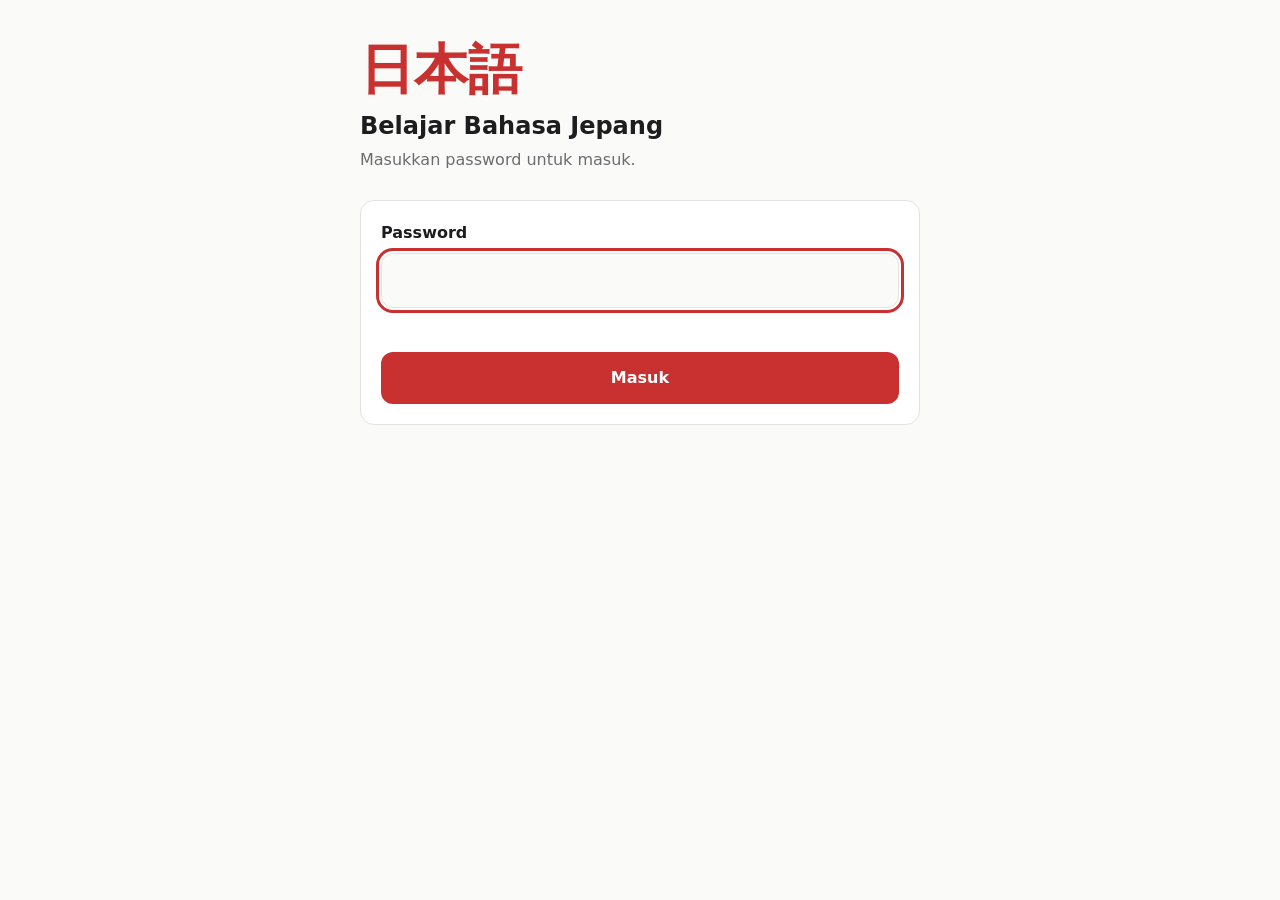
<file: index 2.html>
<!DOCTYPE html>
<html lang="id">
<head>
<meta charset="utf-8">
<meta name="viewport" content="width=device-width, initial-scale=1">
<title>Belajar Bahasa Jepang</title>
<meta name="description" content="Latihan kosakata bahasa Jepang: kuis arti, ejaan, dan hiragana.">
<script>try{if(sessionStorage.getItem('ok')==='1')document.documentElement.classList.add('in')}catch(e){}</script>
<style>
:root{--bg:#fafaf8;--surface:#fff;--ink:#1d1d1f;--mute:#6b6b70;--line:#e3e3df;--accent:#c8312f}
@media (prefers-color-scheme:dark){:root{--bg:#141415;--surface:#1d1d1f;--ink:#f1f1ee;--mute:#9a9aa0;--line:#2e2e32;--accent:#e5584f}}
*{box-sizing:border-box}
html,body{margin:0}
body{background:var(--bg);color:var(--ink);font:16px/1.5 system-ui,-apple-system,"Segoe UI","Noto Sans JP","Hiragino Sans",sans-serif;min-height:100vh;display:flex;justify-content:center;padding:40px 16px}
main{width:100%;max-width:560px}
.kanji{font-size:3.4rem;font-weight:700;line-height:1.1;margin:0 0 8px;color:var(--accent)}
h1{font-size:1.5rem;margin:0 0 4px}
.sub{color:var(--mute);margin:0 0 28px}
h2{font-size:.95rem;color:var(--mute);font-weight:600;margin:0 0 10px}
.menu{list-style:none;margin:0;padding:0;display:grid;gap:12px}
.item{display:block;text-decoration:none;color:inherit;background:var(--surface);border:1px solid var(--line);border-radius:14px;padding:18px 20px}
.item:hover{border-color:var(--ink)}
.item:focus-visible{outline:3px solid var(--accent);outline-offset:2px}
.item strong{display:block;font-size:1.15rem;margin-bottom:2px}
.item span{color:var(--mute);font-size:.95rem}
footer{margin-top:32px;color:var(--mute);font-size:.85rem}
#home{display:none}.in #home{display:block}.in #gate{display:none}
.gate{background:var(--surface);border:1px solid var(--line);border-radius:14px;padding:20px;margin-top:20px}
.gate label{display:block;font-weight:600;margin-bottom:8px}
.inp{width:100%;border:1px solid var(--line);background:var(--bg);color:var(--ink);border-radius:12px;padding:14px;font:inherit;font-size:1.05rem}
.inp:focus-visible,.btn:focus-visible,.lock:focus-visible{outline:3px solid var(--accent);outline-offset:2px}
.btn{width:100%;margin-top:12px;border:0;border-radius:12px;padding:14px;font:inherit;font-weight:600;background:var(--accent);color:#fff;cursor:pointer}
.err{min-height:1.5em;margin:10px 0 0;color:#b3261e;font-size:.9rem}
@media (prefers-color-scheme:dark){.err{color:#ff8a80}.btn{color:#141415}}
.lock{background:none;border:0;padding:0;margin-left:8px;color:var(--mute);font:inherit;text-decoration:underline;cursor:pointer}
</style>
</head>
<body>
<main id="gate">
  <p class="kanji" lang="ja">日本語</p>
  <h1>Belajar Bahasa Jepang</h1>
  <p class="sub">Masukkan password untuk masuk.</p>
  <form class="gate" id="f" autocomplete="off">
    <label for="pw">Password</label>
    <input class="inp" id="pw" type="password" autocomplete="off" autocapitalize="off" spellcheck="false" required>
    <p class="err" id="err" role="alert"></p>
    <button class="btn" type="submit">Masuk</button>
  </form>
</main>
<main id="home">
  <p class="kanji" lang="ja">日本語</p>
  <h1>Belajar Bahasa Jepang</h1>
  <p class="sub">Pilih materi yang ingin kamu latih.</p>

  <h2>Materi</h2>
  <ul class="menu">
    <li>
      <a class="item" href="belajar-hiragana.html">
        <strong>Belajar Hiragana</strong>
        <span>Tiga level (Easy, Hard, Expert): huruf dasar, tenten dan maru, lalu kombo ya/yu/yo. Tulis romaji dan tulis hiragana.</span>
      </a>
    </li>
    <li>
      <a class="item" href="belajar-katakana.html">
        <strong>Belajar Katakana</strong>
        <span>Tiga level yang sama untuk katakana, plus catatan huruf yang mirip dan tanda khusus kata serapan.</span>
      </a>
    </li>
    <li>
      <a class="item" href="arti-kata-benda.html">
        <strong>ARTI (Kata Benda)</strong>
        <span>Kuis 71 kosakata meishi: pilihan ganda, ketik arti, dan tulis hiragana, lengkap dengan ejaan.</span>
      </a>
    </li>
  </ul>

  <footer>Materi lain akan ditambahkan di sini.<button class="lock" id="lock" type="button">Kunci</button></footer>
</main>
<script>
const HASH='93d46e1f1d10630750c903d8c9ebe18a78bac82855aababaa5aa93981245e719';
const root=document.documentElement,pw=document.getElementById('pw'),err=document.getElementById('err');
async function sha(t){const b=await crypto.subtle.digest('SHA-256',new TextEncoder().encode(t));return[...new Uint8Array(b)].map(x=>x.toString(16).padStart(2,'0')).join('')}
document.getElementById('f').addEventListener('submit',async e=>{
  e.preventDefault();err.textContent='';
  if(!window.crypto||!crypto.subtle){err.textContent='Buka situs lewat alamat https agar password bisa diperiksa.';return}
  if(await sha(pw.value)===HASH){
    try{sessionStorage.setItem('ok','1')}catch(x){}
    pw.value='';root.classList.add('in');
  }else{err.textContent='Password salah. Coba lagi.';pw.select()}
});
document.getElementById('lock').addEventListener('click',()=>{
  try{sessionStorage.removeItem('ok')}catch(x){}
  root.classList.remove('in');pw.focus();
});
if(!root.classList.contains('in'))pw.focus();
</script>
</body>
</html>
</file>
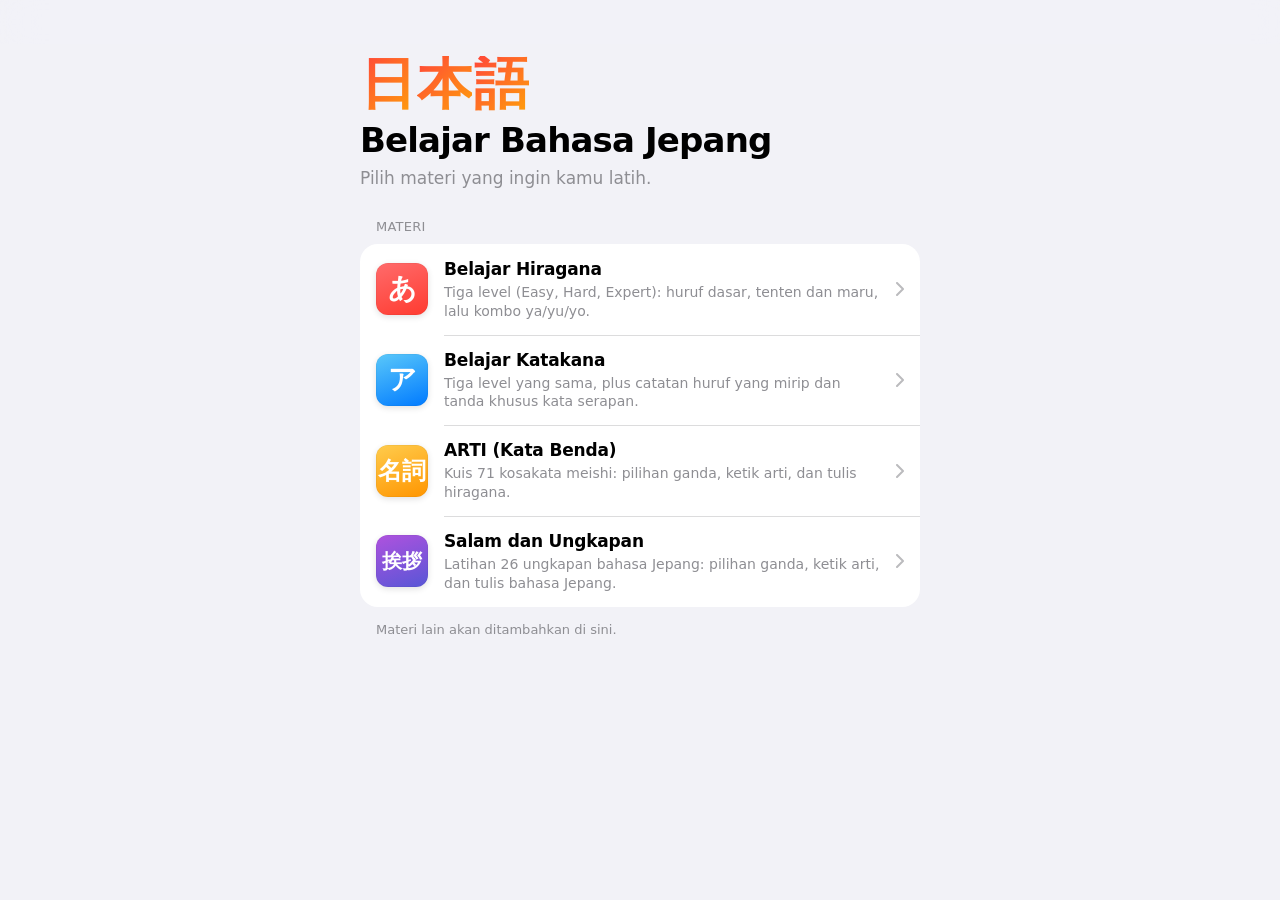
<file: index 4.html>
<!DOCTYPE html>
<html lang="id">
<head>
<meta charset="utf-8">
<meta name="viewport" content="width=device-width, initial-scale=1, viewport-fit=cover">
<meta name="theme-color" content="#f2f2f7" media="(prefers-color-scheme: light)">
<meta name="theme-color" content="#000000" media="(prefers-color-scheme: dark)">
<title>Belajar Bahasa Jepang</title>
<meta name="description" content="Latihan kosakata bahasa Jepang: kuis arti, ejaan, hiragana, dan katakana.">
<style>
:root{
  --bg:#f2f2f7;--card:#fff;--ink:#000;--mute:#8e8e93;--sep:rgba(60,60,67,.18);
  --blue:#007aff;--red:#ff3b30;--orange:#ff9500;--green:#34c759;
  --ease:cubic-bezier(.32,.72,0,1);
}
@media (prefers-color-scheme:dark){
  :root{--bg:#000;--card:#1c1c1e;--ink:#fff;--mute:#8e8e93;--sep:rgba(84,84,88,.6);--blue:#0a84ff}
}
*{box-sizing:border-box;-webkit-tap-highlight-color:transparent}
html,body{margin:0}
body{
  background:var(--bg);color:var(--ink);min-height:100vh;
  font:17px/1.35 -apple-system,BlinkMacSystemFont,"SF Pro Text","Segoe UI","Noto Sans JP","Hiragino Sans",system-ui,sans-serif;
  -webkit-font-smoothing:antialiased;
  padding:env(safe-area-inset-top) 0 env(safe-area-inset-bottom);
}
main{max-width:600px;margin:0 auto;padding:0 20px 48px}

/* Bilah atas yang muncul saat scroll */
.bar{
  position:sticky;top:0;z-index:10;height:44px;margin:0 -20px;
  display:flex;align-items:center;justify-content:center;
  font-weight:600;font-size:17px;
  background:color-mix(in srgb,var(--bg) 72%,transparent);
  -webkit-backdrop-filter:saturate(180%) blur(20px);backdrop-filter:saturate(180%) blur(20px);
  border-bottom:.5px solid transparent;
  transition:border-color .25s;
}
.bar span{opacity:0;transform:translateY(6px);transition:opacity .25s,transform .35s var(--ease)}
.bar.on{border-bottom-color:var(--sep)}
.bar.on span{opacity:1;transform:none}

/* Hero */
.hero{padding:12px 0 28px}
.kanji{
  display:inline-flex;gap:2px;margin:0 0 10px;
  font-size:56px;font-weight:800;line-height:1;letter-spacing:-.02em;
}
.kanji b{
  display:inline-block;font-weight:inherit;
  background:linear-gradient(135deg,#ff453a,#ff9f0a);-webkit-background-clip:text;background-clip:text;color:transparent;
  animation:drop .9s var(--ease) both, float 5s ease-in-out 1.2s infinite;
}
.kanji b:nth-child(2){animation-delay:.08s,1.5s}
.kanji b:nth-child(3){animation-delay:.16s,1.8s}
h1{margin:0;font-size:34px;line-height:1.1;font-weight:700;letter-spacing:-.025em;animation:rise .8s var(--ease) .2s both}
.sub{margin:8px 0 0;color:var(--mute);font-size:17px;animation:rise .8s var(--ease) .3s both}

/* Daftar ala Pengaturan iOS */
h2{
  margin:0 16px 8px;font-size:13px;font-weight:400;color:var(--mute);
  text-transform:uppercase;letter-spacing:.02em;animation:rise .8s var(--ease) .4s both;
}
.menu{list-style:none;margin:0;padding:0;background:var(--card);border-radius:18px;overflow:hidden;animation:rise .8s var(--ease) .45s both}
.menu li{position:relative}
.menu li+li::before{content:"";position:absolute;top:0;left:84px;right:0;height:.5px;background:var(--sep)}
.item{
  display:flex;align-items:center;gap:16px;padding:14px 16px;
  color:inherit;text-decoration:none;
  transition:background-color .2s,transform .3s var(--ease);
}
.item:active{background:var(--sep);transform:scale(.985)}
.item:focus-visible{outline:3px solid var(--blue);outline-offset:-3px;border-radius:18px}
@media (hover:hover){.item:hover{background:color-mix(in srgb,var(--sep) 45%,transparent)}.item:hover .ico{transform:scale(1.06) rotate(-3deg)}.item:hover .chev{transform:translateX(3px)}}

.ico{
  flex:none;width:52px;height:52px;border-radius:12px;
  display:grid;place-items:center;color:#fff;font-size:28px;font-weight:700;line-height:1;
  box-shadow:inset 0 0 0 .5px rgba(0,0,0,.08),0 2px 6px rgba(0,0,0,.12);
  transition:transform .4s var(--ease);
}
.ico.hira{background:linear-gradient(160deg,#ff6b6b,#ff3b30)}
.ico.kata{background:linear-gradient(160deg,#5ac8fa,#007aff)}
.ico.arti{background:linear-gradient(160deg,#ffcc4d,#ff9500);font-size:24px}
.ico.salam{background:linear-gradient(160deg,#af52de,#5856d6);font-size:20px}
.txt{flex:1;min-width:0}
.txt strong{display:block;font-size:17px;font-weight:600;letter-spacing:-.01em}
.txt span{display:block;margin-top:2px;color:var(--mute);font-size:14px;line-height:1.35}
.chev{flex:none;width:8px;height:14px;color:var(--mute);opacity:.6;transition:transform .35s var(--ease)}

.foot{margin:14px 16px 0;color:var(--mute);font-size:13px;animation:rise .8s var(--ease) .6s both}

/* Animasi */
@keyframes rise{from{opacity:0;transform:translateY(24px)}to{opacity:1;transform:none}}
@keyframes drop{from{opacity:0;transform:translateY(-30px) scale(.6) rotate(-8deg)}to{opacity:1;transform:none}}
@keyframes float{0%,100%{transform:translateY(0)}50%{transform:translateY(-5px)}}
@media (prefers-reduced-motion:reduce){
  *,*::before,*::after{animation:none!important;transition:none!important}
}
</style>
</head>
<body>
<div class="bar" id="bar"><span>Belajar Bahasa Jepang</span></div>
<main>
  <header class="hero">
    <p class="kanji" lang="ja" aria-label="Nihongo"><b>日</b><b>本</b><b>語</b></p>
    <h1>Belajar Bahasa Jepang</h1>
    <p class="sub">Pilih materi yang ingin kamu latih.</p>
  </header>

  <h2>Materi</h2>
  <ul class="menu">
    <li>
      <a class="item" href="belajar-hiragana.html">
        <div class="ico hira" lang="ja" aria-hidden="true">あ</div>
        <div class="txt">
          <strong>Belajar Hiragana</strong>
          <span>Tiga level (Easy, Hard, Expert): huruf dasar, tenten dan maru, lalu kombo ya/yu/yo.</span>
        </div>
        <svg class="chev" viewBox="0 0 8 14" fill="none" stroke="currentColor" stroke-width="2" stroke-linecap="round" stroke-linejoin="round"><path d="M1 1l6 6-6 6"/></svg>
      </a>
    </li>
    <li>
      <a class="item" href="belajar-katakana.html">
        <div class="ico kata" lang="ja" aria-hidden="true">ア</div>
        <div class="txt">
          <strong>Belajar Katakana</strong>
          <span>Tiga level yang sama, plus catatan huruf yang mirip dan tanda khusus kata serapan.</span>
        </div>
        <svg class="chev" viewBox="0 0 8 14" fill="none" stroke="currentColor" stroke-width="2" stroke-linecap="round" stroke-linejoin="round"><path d="M1 1l6 6-6 6"/></svg>
      </a>
    </li>
    <li>
      <a class="item" href="arti-kata-benda.html">
        <div class="ico arti" lang="ja" aria-hidden="true">名詞</div>
        <div class="txt">
          <strong>ARTI (Kata Benda)</strong>
          <span>Kuis 71 kosakata meishi: pilihan ganda, ketik arti, dan tulis hiragana.</span>
        </div>
        <svg class="chev" viewBox="0 0 8 14" fill="none" stroke="currentColor" stroke-width="2" stroke-linecap="round" stroke-linejoin="round"><path d="M1 1l6 6-6 6"/></svg>
      </a>
    </li>
    <li>
      <a class="item" href="salam.html">
        <div class="ico salam" lang="ja" aria-hidden="true">挨拶</div>
        <div class="txt">
          <strong>Salam dan Ungkapan</strong>
          <span>Latihan 26 ungkapan bahasa Jepang: pilihan ganda, ketik arti, dan tulis bahasa Jepang.</span>
        </div>
        <svg class="chev" viewBox="0 0 8 14" fill="none" stroke="currentColor" stroke-width="2" stroke-linecap="round" stroke-linejoin="round"><path d="M1 1l6 6-6 6"/></svg>
      </a>
    </li>
  </ul>
  <p class="foot">Materi lain akan ditambahkan di sini.</p>
</main>
<script>
const bar=document.getElementById('bar');
const h1=document.querySelector('h1');
new IntersectionObserver(([e])=>bar.classList.toggle('on',!e.isIntersecting),{rootMargin:'-44px 0px 0px 0px'}).observe(h1);
</script>
</body>
</html>
</file>
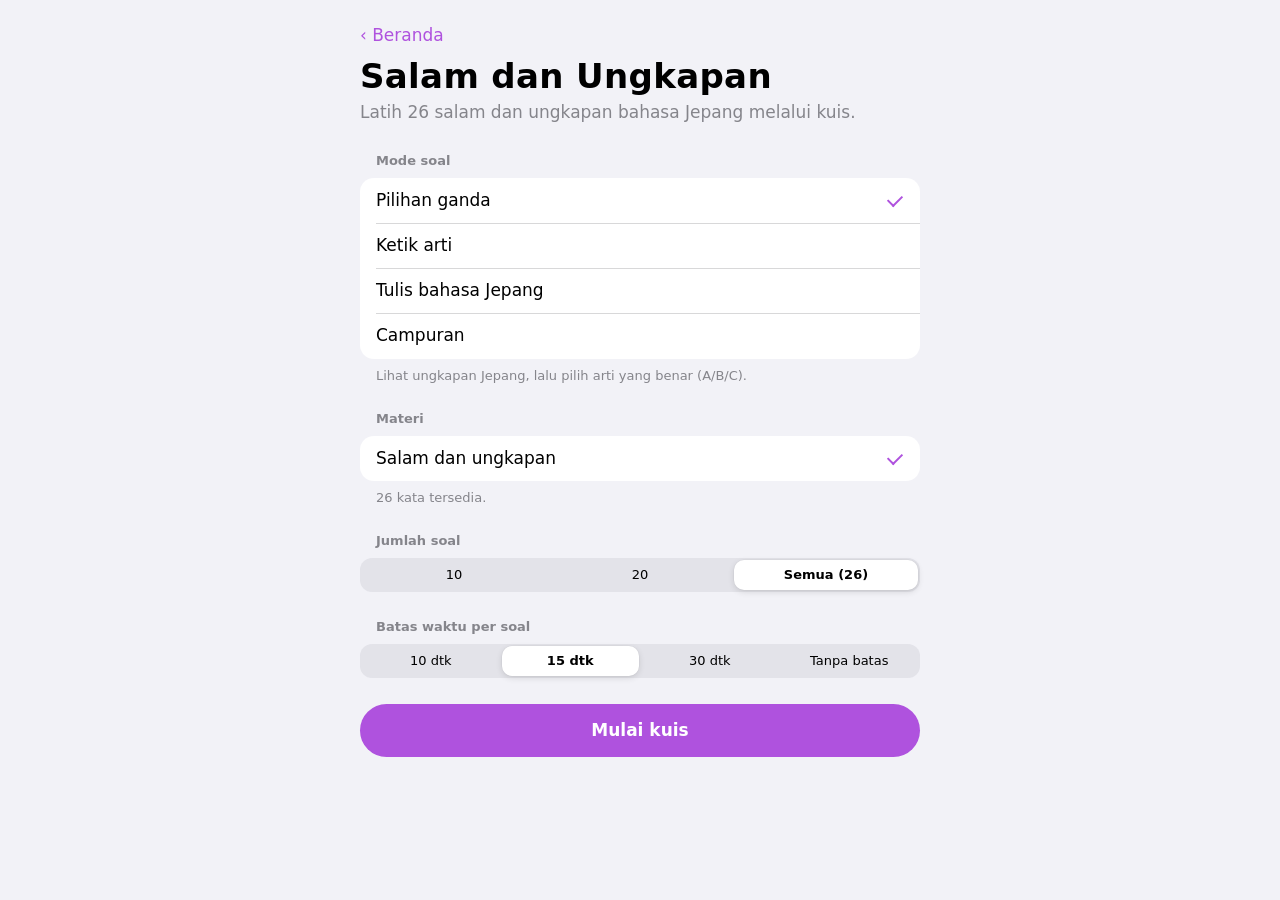
<file: salam.html>
<!DOCTYPE html>
<html lang="id">
<head>
<meta charset="utf-8">
<meta name="viewport" content="width=device-width, initial-scale=1, viewport-fit=cover">
<title>Salam – Ungkapan Bahasa Jepang</title>
<meta name="description" content="Latihan 26 salam dan ungkapan bahasa Jepang: pilihan ganda, ketik arti, dan tulis bahasa Jepang.">
<link rel="stylesheet" href="ios.css">
<style>:root{--accent:#af52de;--accent-ink:#fff}@media (prefers-color-scheme:dark){:root{--accent:#bf5af2;--accent-ink:#fff}}</style>
<meta name="theme-color" content="#f2f2f7" media="(prefers-color-scheme: light)">
<meta name="theme-color" content="#000000" media="(prefers-color-scheme: dark)">
</head>
<body>
<main>
  <a class="back" href="index.html">‹ Beranda</a>
  <h1>Salam dan Ungkapan</h1>
  <p class="sub">Latih 26 salam dan ungkapan bahasa Jepang melalui kuis.</p>

  <section id="menu">
    <div class="card">
      <h2>Mode soal</h2>
      <div class="chips" id="modes"></div>
      <p class="hint" id="modeHint"></p>
    </div>
    <div class="card">
      <h2>Materi</h2>
      <div class="chips" id="cats"></div>
      <p class="hint" id="catHint"></p>
    </div>
    <div class="card">
      <h2>Jumlah soal</h2>
      <div class="chips" id="counts"></div>
    </div>
    <div class="card">
      <h2>Batas waktu per soal</h2>
      <div class="chips" id="times"></div>
    </div>
    <div class="card"><button class="btn" id="start">Mulai kuis</button></div>
  </section>

  <section id="quiz" class="hide">
    <div class="hud"><span id="prog"></span><span id="tm"></span><span id="sc"></span></div>
    <div class="bar" aria-hidden="true"><i id="bar"></i></div>
    <div class="card">
      <div class="q" id="q"></div>
      <div class="opts" id="opts"></div>
      <div id="typed" class="hide">
        <input class="inp" id="ans" type="text" autocomplete="off" autocapitalize="off" autocorrect="off" spellcheck="false" aria-label="Jawabanmu">
        <p class="kbw" id="kbw" role="status"></p>
        <div class="row"><button class="btn" id="check">Periksa</button><button class="btn ghost" id="skip">Tidak tahu</button></div>
      </div>
      <p class="fb" id="fb" aria-live="polite"></p>
      <p class="rd" id="rd"></p>
      <button class="btn hide" id="next">Lanjut</button>
    </div>
    <p class="hint" style="text-align:center">Pilihan ganda: tekan A / B / C. Soal ketik: tekan Enter untuk memeriksa.</p>
  </section>

  <section id="result" class="hide">
    <div class="card">
      <p class="score" id="rs"></p>
      <div class="stats" id="rstats"></div>
      <button class="btn" id="retryWrong">Ulangi soal yang salah</button>
      <button class="btn ghost" id="again">Main lagi dengan pengaturan sama</button>
      <button class="btn ghost" id="toMenu">Kembali ke menu</button>
    </div>
    <div class="card" id="rvCard"><h2>Review jawaban salah</h2><ul class="rv" id="rv"></ul></div>
  </section>
</main>

<script>
// kategori|hiragana|ejaan|arti
const RAW=`S|いいえ、どういたしまして|iie, dou itashimashite|Sama-sama (jawaban dari arigatou)
S|また らいしゅう|mata raishuu|Sampai jumpa minggu depan
S|また あいましょう|mata aimashou|Sampai jumpa lagi
S|おさきに しつれいします|osaki ni shitsurei shimasu|Saya permisi duluan
S|きを つけて ください|ki o tsukete kudasai|Hati-hati di jalan
S|おげんきですか|ogenki desu ka|Apa kabar?
S|おひさしぶりですね|ohisashiburi desu ne|Lama tidak berjumpa ya
S|いろいろ おせわになりました|iroiro osewa ni narimashita|Terima kasih atas bantuan dan kebaikannya selama ini
S|どうぞ おげんきで|douzo ogenki de|Jaga diri baik-baik
S|もうしわけ ございません|moushiwake gozaimasen|Mohon maaf
S|おねがいします|onegaishimasu|Tolong ya / mohon bantuannya
S|おかげさまで|okagesama de|Berkat Anda
S|おだいじに|odaiji ni|Semoga lekas sembuh
S|がんばって ください|ganbatte kudasai|Semangat!
S|おめでとう ございます|omedetou gozaimasu|Selamat!
S|けっこん おめでとう ございます|kekkon omedetou gozaimasu|Selamat atas pernikahannya
S|おたんじょうび おめでとう ございます|otanjoubi omedetou gozaimasu|Selamat ulang tahun
S|あけまして おめでとう ございます|akemashite omedetou gozaimasu|Selamat tahun baru
S|ごめんください|gomen kudasai|Permisi ketika akan masuk rumah orang lain
S|おじゃまします|ojama shimasu|Permisi ketika masuk rumah orang lain
S|どうぞ おあがりください|douzo oagari kudasai|Silakan masuk (rumah)
S|めしあがってください|meshiagatte kudasai|Silakan dinikmati (menawarkan makanan)
S|いただきます|itadakimasu|Ucapan sebelum makan
S|ごちそうさまでした|gochisousama deshita|Terima kasih untuk hidangannya setelah makan
S|いらっしゃいませ|irasshaimase|Selamat datang (diucapkan pegawai toko)
S|かしこまりました|kashikomarimashita|Saya mengerti (diucapkan pegawai toko atau rumah makan)`;

const CATS={S:'Salam dan ungkapan'};
const ALL=RAW.split('\n').map(l=>{const [c,jp,rm,id]=l.split('|');return{c,jp,rm,id}});
const $=s=>document.querySelector(s);
const shuffle=a=>{a=a.slice();for(let i=a.length-1;i>0;i--){const j=Math.random()*(i+1)|0;[a[i],a[j]]=[a[j],a[i]]}return a};

const cfg={cats:new Set(['S']),count:0,time:15,mode:'mc'};
const MH={mc:'Lihat ungkapan Jepang, lalu pilih arti yang benar (A/B/C).',id:'Lihat ungkapan Jepang, lalu ketik artinya dalam bahasa Indonesia. Waktu soal 2×.',jp:'Lihat arti bahasa Indonesia, lalu tulis ungkapan Jepang dengan hiragana. Waktu soal 2×.',mix:'Campuran pilihan ganda, ketik arti, dan tulis ungkapan Jepang.'};
// ==== helpers ====
const nId=s=>s.toLowerCase().replace(/\(.*?\)/g,' ').replace(/[^a-z0-9]+/g,' ').trim();
const lev=(a,b)=>{const d=Array.from({length:a.length+1},(_,i)=>[i]);for(let j=1;j<=b.length;j++)d[0][j]=j;for(let i=1;i<=a.length;i++)for(let j=1;j<=b.length;j++)d[i][j]=Math.min(d[i-1][j]+1,d[i][j-1]+1,d[i-1][j-1]+(a[i-1]===b[j-1]?0:1));return d[a.length][b.length]};
const okId=(raw,w)=>{const g=nId(raw);if(!g)return false;const c=[nId(w.id),...w.id.split('/').map(nId)].filter(Boolean);return c.some(x=>x===g||(x.length>=5&&lev(x,g)<=1))};
const okJp=(raw,w)=>{const norm=s=>s.replace(/[\s\/／、。！？（）()]/g,'');const g=norm(raw);if(!g)return false;return g===norm(w.jp)};
// ==== end helpers ====
let deck=[],i=0,score=0,wrong=[],locked=false,timer=null,left=0,t0=0,qStart=0,lastDeck=[];

function chips(el,items,isSel,onClick){
  el.innerHTML='';
  items.forEach(([k,label])=>{
    const b=document.createElement('button');b.className='chip';b.textContent=label;
    b.setAttribute('aria-pressed',isSel(k));
    b.onclick=()=>{onClick(k);renderMenu()};el.appendChild(b);
  });
}
function pool(){return ALL.filter(w=>cfg.cats.has(w.c))}
function renderMenu(){
  chips($('#modes'),[['mc','Pilihan ganda'],['id','Ketik arti'],['jp','Tulis bahasa Jepang'],['mix','Campuran']],k=>cfg.mode===k,k=>cfg.mode=k);
  $('#modeHint').textContent=MH[cfg.mode];
  chips($('#cats'),Object.entries(CATS),k=>cfg.cats.has(k),k=>{
    cfg.cats.has(k)?cfg.cats.delete(k):cfg.cats.add(k);
  });
  chips($('#counts'),[[10,'10'],[20,'20'],[0,'Semua (26)']],k=>cfg.count===k,k=>cfg.count=k);
  chips($('#times'),[[10,'10 dtk'],[15,'15 dtk'],[30,'30 dtk'],[0,'Tanpa batas']],k=>cfg.time===k,k=>cfg.time=k);
  const n=pool().length;
  $('#catHint').textContent=n?`${n} kata tersedia.`:'Pilih materi salam.';
  $('#start').disabled=!n;
}
function show(id){['menu','quiz','result'].forEach(s=>$('#'+s).classList.toggle('hide',s!==id))}

function buildDeck(){
  const p=shuffle(pool());
  return cfg.count?p.slice(0,cfg.count):p;
}
function begin(d){
  deck=d;types=planTypes(d.length);lastDeck=d;i=0;score=0;wrong=[];t0=Date.now();
  show('quiz');ask();
}
let curType='mc',types=[];
const planTypes=n=>{if(cfg.mode!=='mix')return Array(n).fill(cfg.mode);const nj=Math.round(n/3);return shuffle(Array.from({length:n-nj},(_,k)=>k%2?'id':'mc')).concat(Array(nj).fill('jp'))};
function ask(){
  locked=false;const w=deck[i];
  curType=types[i];
  $('#prog').textContent=`Soal ${i+1}/${deck.length}`;
  $('#sc').textContent=`Skor ${score}`;
  const q=$('#q');q.classList.toggle('sm',curType==='jp');
  const lab={mc:'Apa arti kata ini?',id:'Ketik artinya dalam bahasa Indonesia',jp:'Tulis ungkapan Jepang (pakai keyboard bahasa Jepang)'}[curType];
  q.innerHTML=`<small>${lab}</small><span></span>`;q.lastChild.textContent=curType==='jp'?w.id:w.jp;
  $('#fb').textContent='';$('#fb').style.color='';$('#rd').textContent='';
  $('#next').classList.add('hide');
  const box=$('#opts'),inp=$('#ans');
  box.innerHTML='';box.classList.toggle('hide',curType!=='mc');$('#typed').classList.toggle('hide',curType==='mc');
  if(curType==='mc'){
    const others=shuffle(ALL.filter(x=>x.id!==w.id)).slice(0,2);
    shuffle([w,...others]).forEach((o,k)=>{
      const b=document.createElement('button');b.className='opt';
      b.innerHTML=`<b>${'ABC'[k]}</b><span></span>`;b.lastChild.textContent=o.id;
      b.onclick=()=>answer(b,o.id===w.id);b.dataset.ok=o.id===w.id;box.appendChild(b);
    });
  }else{
    inp.value='';inp.disabled=false;inp.className='inp';inp.lang=curType==='jp'?'ja':'id';kbNote(false);
    $('#check').disabled=false;$('#skip').disabled=false;inp.focus();
  }
  startTimer();
}
function startTimer(){
  clearInterval(timer);qStart=Date.now();
  const bar=$('#bar'),T=cfg.time?cfg.time*(curType==='mc'?1:2):0;
  bar.style.transition='none';bar.style.transform='scaleX(1)';
  if(!T){$('#tm').textContent='';return}
  left=T;$('#tm').textContent=`${left} dtk`;
  requestAnimationFrame(()=>requestAnimationFrame(()=>{bar.style.transition=`transform ${T}s linear`;bar.style.transform='scaleX(0)'}));
  timer=setInterval(()=>{left--;$('#tm').textContent=`${Math.max(left,0)} dtk`;if(left<=0){clearInterval(timer);answer(null,false,true)}},1000);
}
const kbBad=v=>curType==='jp'?/[A-Za-z]/.test(v):/[^\x00-\x7f]/.test(v);
function kbNote(warn){
  const el=$('#kbw');el.classList.toggle('warn',!!warn);
  el.textContent=curType==='jp'
    ?(warn?'Terdeteksi huruf latin. Ganti keyboard ke bahasa Jepang, lalu ketik ulang.':'Pakai keyboard bahasa Jepang dan ketik dalam hiragana.')
    :(warn?'Terdeteksi huruf Jepang. Ganti keyboard ke huruf latin, lalu ketik ulang.':'Pakai keyboard huruf latin (bukan keyboard Jepang).');
}
function check(skip){
  if(locked)return;const w=deck[i],inp=$('#ans');
  const raw=inp.value.trim();
  if(!skip&&kbBad(raw)){kbNote(true);inp.focus();return}
  answer(null,!skip&&(curType==='jp'?okJp(raw,w):okId(raw,w)),false,skip?'':raw);
}
function answer(btn,ok,timeout,given){
  if(locked)return;locked=true;clearInterval(timer);
  const bar=$('#bar');bar.style.transform=getComputedStyle(bar).transform;bar.style.transition='none';
  const w=deck[i],typed=curType!=='mc';
  const g=given!==undefined?given:(btn?btn.lastChild.textContent:(typed?$('#ans').value:''));
  document.querySelectorAll('.opt').forEach(o=>{o.disabled=true;if(o.dataset.ok==='true')o.classList.add('ok')});
  if(typed){const inp=$('#ans');inp.disabled=true;inp.classList.add(ok?'ok':'bad');$('#check').disabled=true;$('#skip').disabled=true}
  const fb=$('#fb');
  if(ok){score++;fb.textContent='Benar!';fb.style.color='var(--ok)'}
  else{
    if(btn)btn.classList.add('bad');
    wrong.push({w,timeout:!!timeout,given:g,type:curType});
    fb.textContent=(timeout?'Waktu habis.':'Kurang tepat.')+(typed?` Jawaban: ${curType==='jp'?w.jp:w.id}`:'');fb.style.color='var(--bad)';
  }
  const rd=$('#rd');rd.innerHTML='<b></b><span></span>';rd.firstChild.textContent=w.jp;rd.lastChild.textContent=`Romaji: ${w.rm} · Arti: ${w.id}`;
  $('#sc').textContent=`Skor ${score}`;
  const n=$('#next');n.textContent=i+1<deck.length?'Lanjut':'Lihat hasil';n.classList.remove('hide');n.focus();
}
function next(){ if(i+1<deck.length){i++;ask()}else finish() }
function finish(){
  clearInterval(timer);
  const pct=Math.round(score/deck.length*100),sec=Math.round((Date.now()-t0)/1000);
  $('#rs').textContent=`${score}/${deck.length}`;
  $('#rstats').innerHTML=`<span>Akurasi ${pct}%</span><span>Waktu ${Math.floor(sec/60)}m ${sec%60}d</span><span>Rata-rata ${(sec/deck.length).toFixed(1)} dtk/soal</span>`;
  const rv=$('#rv');rv.innerHTML='';
  wrong.forEach(({w,timeout,given})=>{
    const li=document.createElement('li');
    li.innerHTML='<span class="jp"></span><span class="yes"></span><span class="no"></span>';
    li.querySelector('.jp').textContent=w.jp;li.querySelector('.yes').dataset.rm=w.rm;li.querySelector('.yes').textContent=`${w.rm} · ${w.id}`;
    li.querySelector('.no').textContent=timeout?'Waktu habis':(given?`Jawabanmu: ${given}`:'Dilewati');
    rv.appendChild(li);
  });
  $('#rvCard').classList.toggle('hide',!wrong.length);
  $('#retryWrong').classList.toggle('hide',!wrong.length);
  show('result');
}
$('#start').onclick=()=>begin(buildDeck());
$('#next').onclick=next;
$('#retryWrong').onclick=()=>begin(shuffle(wrong.map(x=>x.w)));
$('#again').onclick=()=>begin(buildDeck());
$('#toMenu').onclick=()=>{show('menu')};
document.addEventListener('keydown',e=>{
  if($('#quiz').classList.contains('hide')||e.target.id==='ans')return;
  const k='abc'.indexOf(e.key.toLowerCase());
  if(curType==='mc'&&k>-1&&!locked){document.querySelectorAll('.opt')[k]?.click()}
  else if(e.key==='Enter'&&locked){e.preventDefault();next()}
});
$('#ans').addEventListener('keydown',e=>{if(e.key==='Enter'&&!e.isComposing&&e.keyCode!==229){e.preventDefault();check()}});
$('#ans').addEventListener('input',e=>{if(!e.isComposing)kbNote(kbBad(e.target.value))});
$('#ans').addEventListener('compositionend',e=>kbNote(kbBad(e.target.value)));
$('#check').onclick=()=>check();
$('#skip').onclick=()=>check(true);
renderMenu();
</script>
</body>
</html>
</file>
<file: ios.css>
/* Gaya bersama halaman latihan. Warna aksen diatur per halaman lewat --accent. */
:root{
  --bg:#f2f2f7;--card:#fff;--surface:#fff;--ink:#000;
  --mute:rgba(60,60,67,.6);--line:rgba(60,60,67,.2);
  --fill:rgba(118,118,128,.12);--thumb:#fff;--accent-ink:#fff;
  --ok:#248a3d;--okbg:rgba(52,199,89,.16);--bad:#d70015;--badbg:rgba(255,59,48,.14);
  --ease:cubic-bezier(.32,.72,0,1);color-scheme:light dark;
}
@media (prefers-color-scheme:dark){:root{
  --bg:#000;--card:#1c1c1e;--surface:#1c1c1e;--ink:#fff;
  --mute:rgba(235,235,245,.6);--line:rgba(84,84,88,.65);
  --fill:rgba(118,118,128,.24);--thumb:#636366;
  --ok:#30d158;--okbg:rgba(48,209,88,.2);--bad:#ff6961;--badbg:rgba(255,69,58,.22);
}}
*{box-sizing:border-box;-webkit-tap-highlight-color:transparent}
html,body{margin:0}
html{-webkit-text-size-adjust:100%}
body{
  background:var(--bg);color:var(--ink);min-height:100vh;
  font:17px/1.35 -apple-system,BlinkMacSystemFont,"SF Pro Text","Segoe UI","Noto Sans JP","Hiragino Sans",system-ui,sans-serif;
  -webkit-font-smoothing:antialiased;
  display:flex;justify-content:center;
  padding:max(16px,env(safe-area-inset-top)) 16px max(32px,env(safe-area-inset-bottom));
}
main{width:100%;max-width:560px}
.hide{display:none!important}
a:focus-visible,button:focus-visible,.inp:focus-visible{outline:3px solid color-mix(in srgb,var(--accent) 55%,transparent);outline-offset:2px}

/* Judul besar */
.back{display:inline-block;color:var(--accent);text-decoration:none;padding:8px 0;margin-bottom:2px}
.back:active{opacity:.4}
h1{margin:0;font-size:34px;line-height:1.12;font-weight:700;letter-spacing:.01em}
.sub{margin:6px 0 28px;color:var(--mute)}

/* Judul bagian dan catatan kaki, di luar kartu seperti Pengaturan iOS */
h2{margin:0 0 8px;font-size:13px;font-weight:600;color:var(--mute)}
h3{margin:20px 0 6px;font-size:15px;font-weight:600}
.hint{margin:8px 0 0;font-size:13px;color:var(--mute)}
#menu>.card{background:none;padding:0;border-radius:0}
#menu>.card+.card{margin-top:26px}
#menu>.card>h2{margin-left:16px}
#menu>.card>.hint{margin:8px 16px 0}

/* Kartu isi */
.card{background:var(--card);border-radius:22px;padding:20px}
.card+.card{margin-top:14px}
.mat h2{margin-bottom:8px;font-size:20px;font-weight:700;color:var(--ink)}
.mat p{margin:8px 0}
.rules{margin:8px 0;padding-left:20px}
.rules li{margin:6px 0}

/* Pilihan: segmented control */
.chips{display:flex;gap:2px;padding:2px;background:var(--fill);border-radius:12px}
.chip{
  flex:1;min-width:0;border:0;border-radius:10px;background:none;color:var(--ink);
  padding:7px 6px;font:inherit;font-size:13px;font-weight:500;line-height:1.25;text-wrap:balance;cursor:pointer;
  transition:background-color .2s,box-shadow .2s;
}
.chip[aria-pressed=true]{background:var(--thumb);font-weight:600;box-shadow:0 2px 6px rgba(0,0,0,.12),0 0 0 .5px rgba(0,0,0,.04)}

/* Pilihan dengan label panjang: daftar centang */
#modes,#cats{display:block;padding:0;background:var(--card);border-radius:14px;overflow:hidden}
#modes .chip,#cats .chip{
  position:relative;display:flex;align-items:center;justify-content:space-between;gap:12px;width:100%;
  padding:12px 16px;border-radius:0;font-size:17px;font-weight:400;text-align:left;box-shadow:none;
}
#modes .chip[aria-pressed=true],#cats .chip[aria-pressed=true]{background:none;box-shadow:none;font-weight:400}
#modes .chip+.chip::before,#cats .chip+.chip::before{content:"";position:absolute;top:0;left:16px;right:0;height:.5px;background:var(--line)}
#modes .chip[aria-pressed=true]::after,#cats .chip[aria-pressed=true]::after{
  content:"";flex:none;width:12px;height:7px;margin-right:2px;
  border-left:2.5px solid var(--accent);border-bottom:2.5px solid var(--accent);transform:rotate(-45deg) translate(1px,-1px);
}
.chip:focus-visible{outline-offset:-2px}

/* Tombol */
.btn{
  display:block;width:100%;border:0;border-radius:999px;padding:15px;
  font:inherit;font-weight:600;background:var(--accent);color:var(--accent-ink);cursor:pointer;
  transition:opacity .15s,transform .25s var(--ease);
}
.btn:active:not(:disabled){opacity:.8;transform:scale(.98)}
.btn:disabled{opacity:.35;cursor:default}
.btn.ghost{margin-top:10px;background:color-mix(in srgb,var(--accent) 14%,transparent);color:var(--accent)}
.btn+.btn{margin-top:10px}
.row{display:grid;grid-template-columns:2fr 1fr;gap:10px;margin-top:10px}
.row .btn{margin-top:0}

/* Kuis */
.hud{display:flex;justify-content:space-between;margin:0 4px 8px;font-size:15px;color:var(--mute);font-variant-numeric:tabular-nums}
.bar{height:4px;margin-bottom:18px;border-radius:2px;background:var(--fill);overflow:hidden}
.bar i{display:block;height:100%;width:100%;background:var(--accent);transform-origin:left;transition:transform .25s linear}
.q{margin:14px 0 26px;text-align:center;font-size:2.6rem;line-height:1.25;font-weight:700;word-break:keep-all}
.q.sm{font-size:1.7rem}
.q small{display:block;margin-bottom:6px;font-size:14px;font-weight:400;color:var(--mute)}
.opts{display:block;border-radius:14px;overflow:hidden;background:var(--fill)}
.opt{
  position:relative;display:flex;align-items:center;gap:12px;width:100%;padding:14px 16px;
  border:0;border-radius:0;background:none;color:var(--ink);font:inherit;text-align:left;cursor:pointer;
  transition:background-color .15s;
}
.opt+.opt::before{content:"";position:absolute;top:0;left:54px;right:0;height:.5px;background:var(--line)}
.opt b{flex:none;width:26px;height:26px;border-radius:50%;display:grid;place-items:center;background:var(--card);color:var(--mute);font-size:13px;font-weight:600}
.opt:active:not(:disabled){background:var(--line)}
.opt:disabled{cursor:default}
.opt.ok{background:var(--okbg)}
.opt.ok b{background:var(--ok);color:#fff}
.opt.bad{background:var(--badbg);animation:shake .4s}
.opt.bad b{background:var(--bad);color:#fff}
.opt:focus-visible{outline-offset:-3px}
.inp{width:100%;padding:14px;border:2px solid transparent;border-radius:14px;background:var(--fill);color:var(--ink);font:inherit;font-size:1.2rem;text-align:center;transition:border-color .2s,background-color .2s}
.inp:focus-visible{outline:0;border-color:var(--accent)}
.inp.ok{border-color:var(--ok);background:var(--okbg)}
.inp.bad{border-color:var(--bad);background:var(--badbg);animation:shake .4s}
.kbw{min-height:1.3em;margin:8px 0 0;text-align:center;font-size:13px;color:var(--mute)}
.kbw.warn{color:var(--bad);font-weight:600}
.fb{min-height:1.5em;margin:14px 0 0;text-align:center;font-size:15px;font-weight:600}
.rd{margin:6px 0 12px;text-align:center;color:var(--mute)}
.rd b{margin-right:6px;font-size:1.2rem;color:var(--ink)}

/* Hasil */
.score{margin:0;text-align:center;font-size:3.4rem;line-height:1.1;font-weight:700;letter-spacing:-.02em}
.stats{display:flex;flex-wrap:wrap;justify-content:center;gap:4px 18px;margin:6px 0 20px;font-size:15px;color:var(--mute)}
.rv{list-style:none;margin:0;padding:0}
.rv li{display:grid;grid-template-columns:auto 1fr;gap:4px 14px;padding:11px 0;border-top:.5px solid var(--line)}
.rv li:first-child{border-top:0}
.rv .jp{font-size:1.25rem;font-weight:600}
.rv .yes{color:var(--ok)}
.rv .no{color:var(--bad)}
.rv .no,.rv .yes{grid-column:2;font-size:15px}

/* Tabel huruf di halaman materi */
.grid{display:grid;grid-template-columns:repeat(var(--c,5),1fr);gap:6px;margin:12px 0}
.cell{padding:8px 2px;border-radius:12px;background:var(--fill);text-align:center}
.cell.e{background:none}
.cell b{display:block;font-size:1.5rem;font-weight:600}
.cell span{font-size:.8rem;color:var(--mute)}
.pr{display:grid;grid-template-columns:1fr auto 1fr;gap:8px;align-items:center;padding:8px 0;border-top:.5px solid var(--line);text-align:center}
.pr b{font-size:1.4rem;letter-spacing:.12em;font-weight:600}
.pr small{display:block;font-size:.75rem;color:var(--mute)}

/* Gerak hanya untuk jawaban salah */
@keyframes shake{0%,100%{transform:none}25%{transform:translateX(-6px)}50%{transform:translateX(5px)}75%{transform:translateX(-3px)}}
@media (prefers-reduced-motion:reduce){*,*::before,*::after{animation:none!important;transition:none!important}}
</file>
